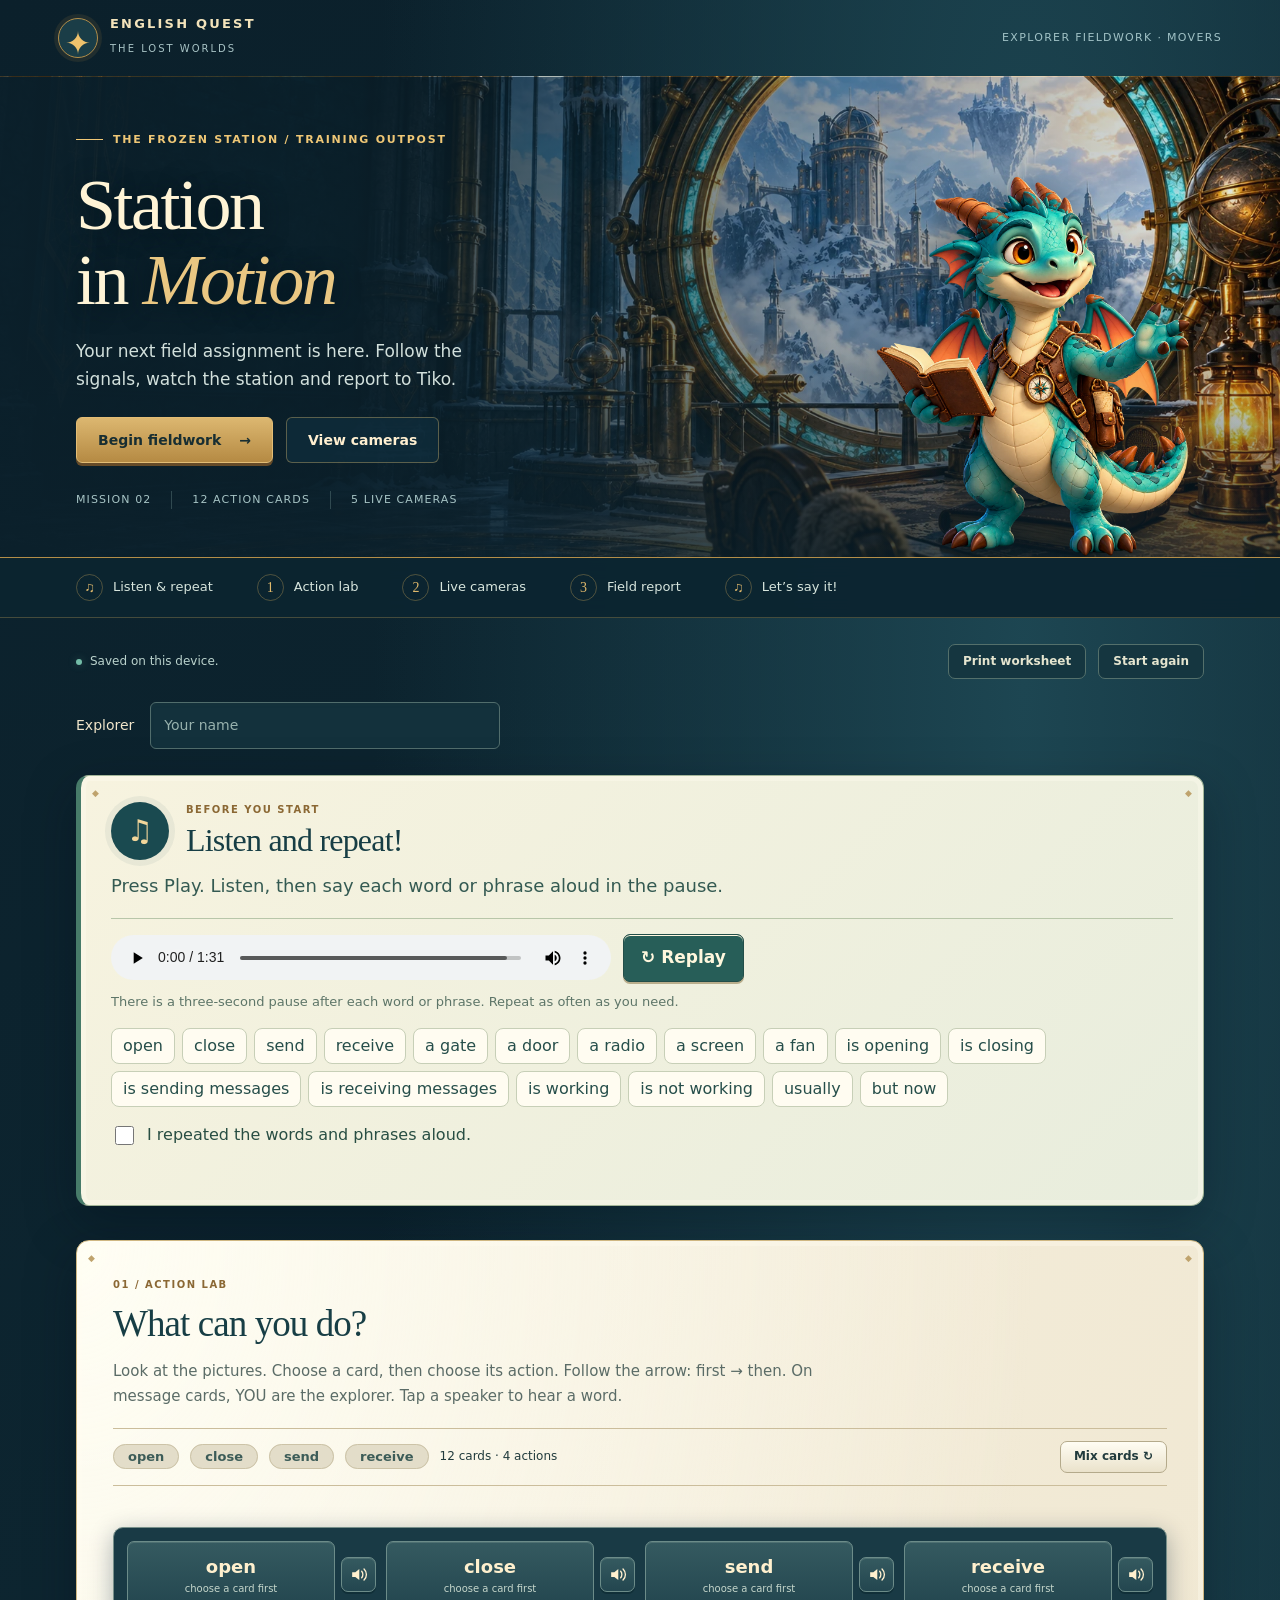
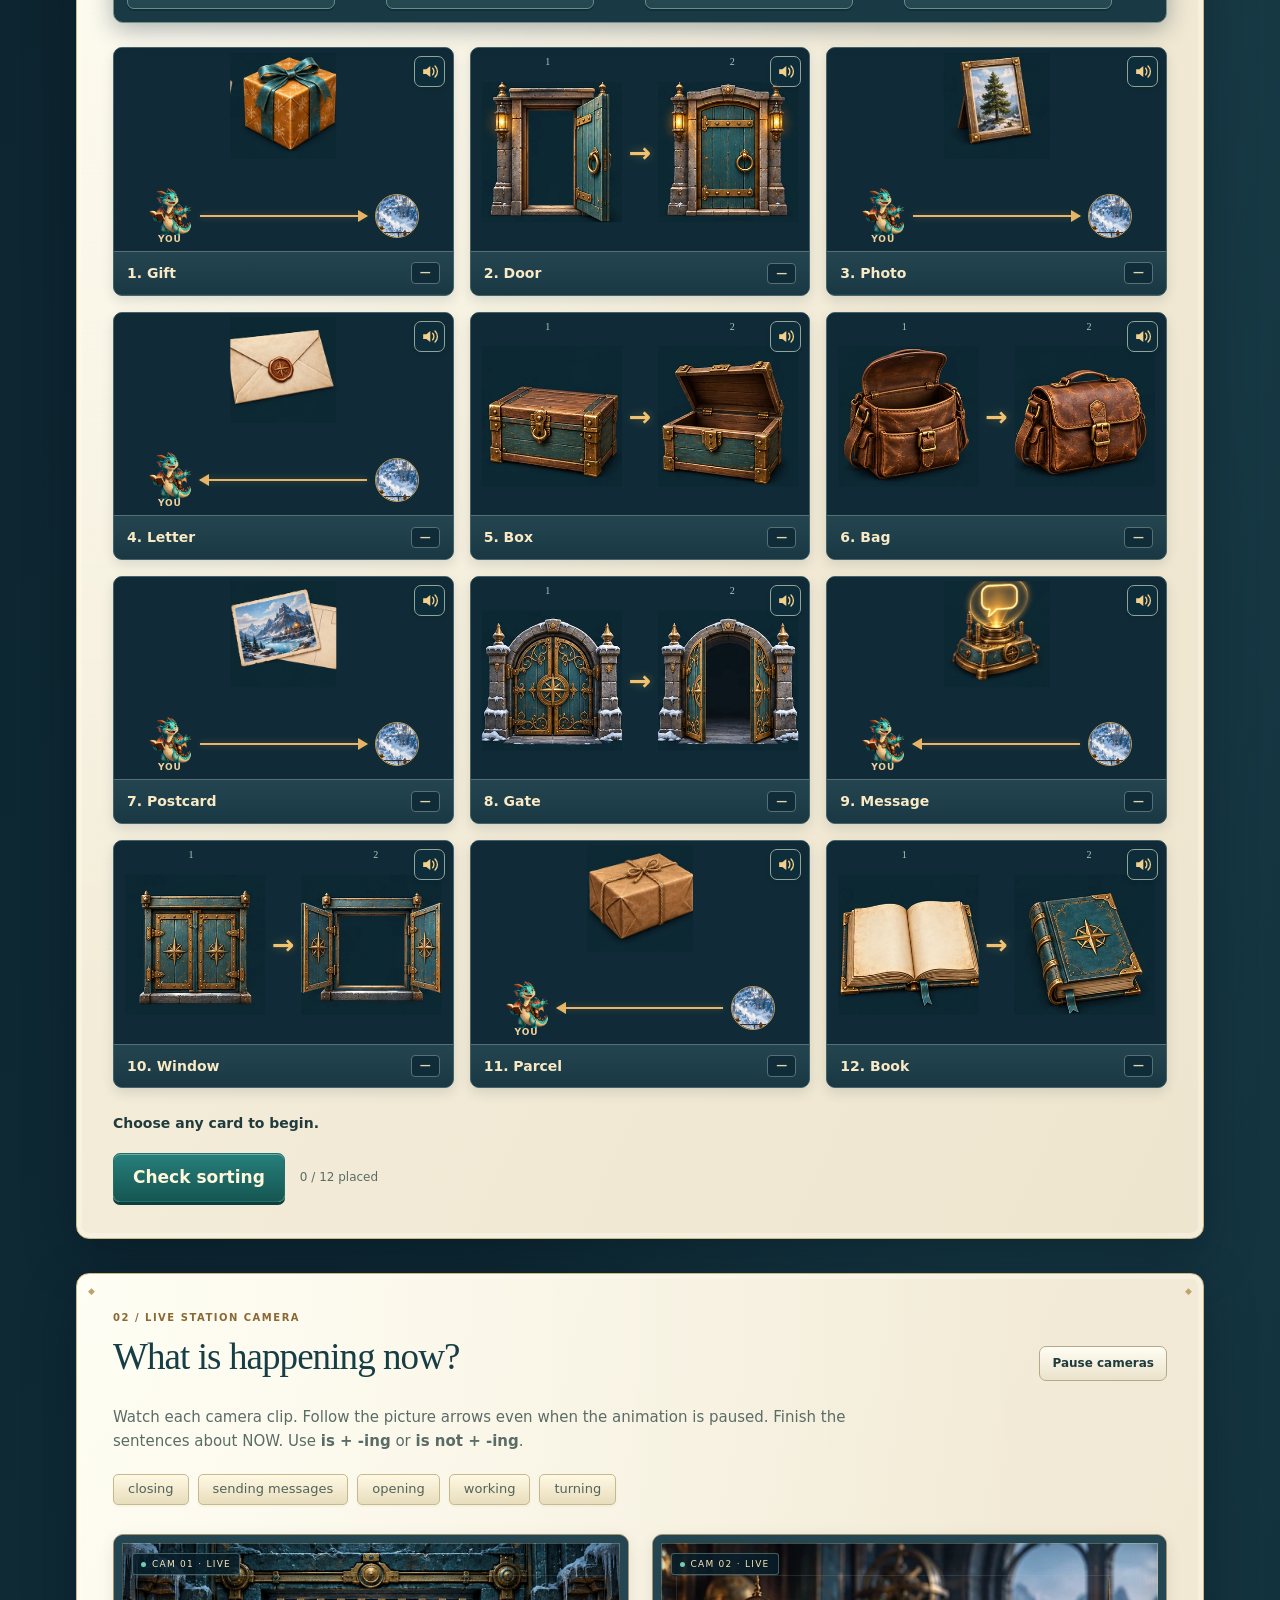
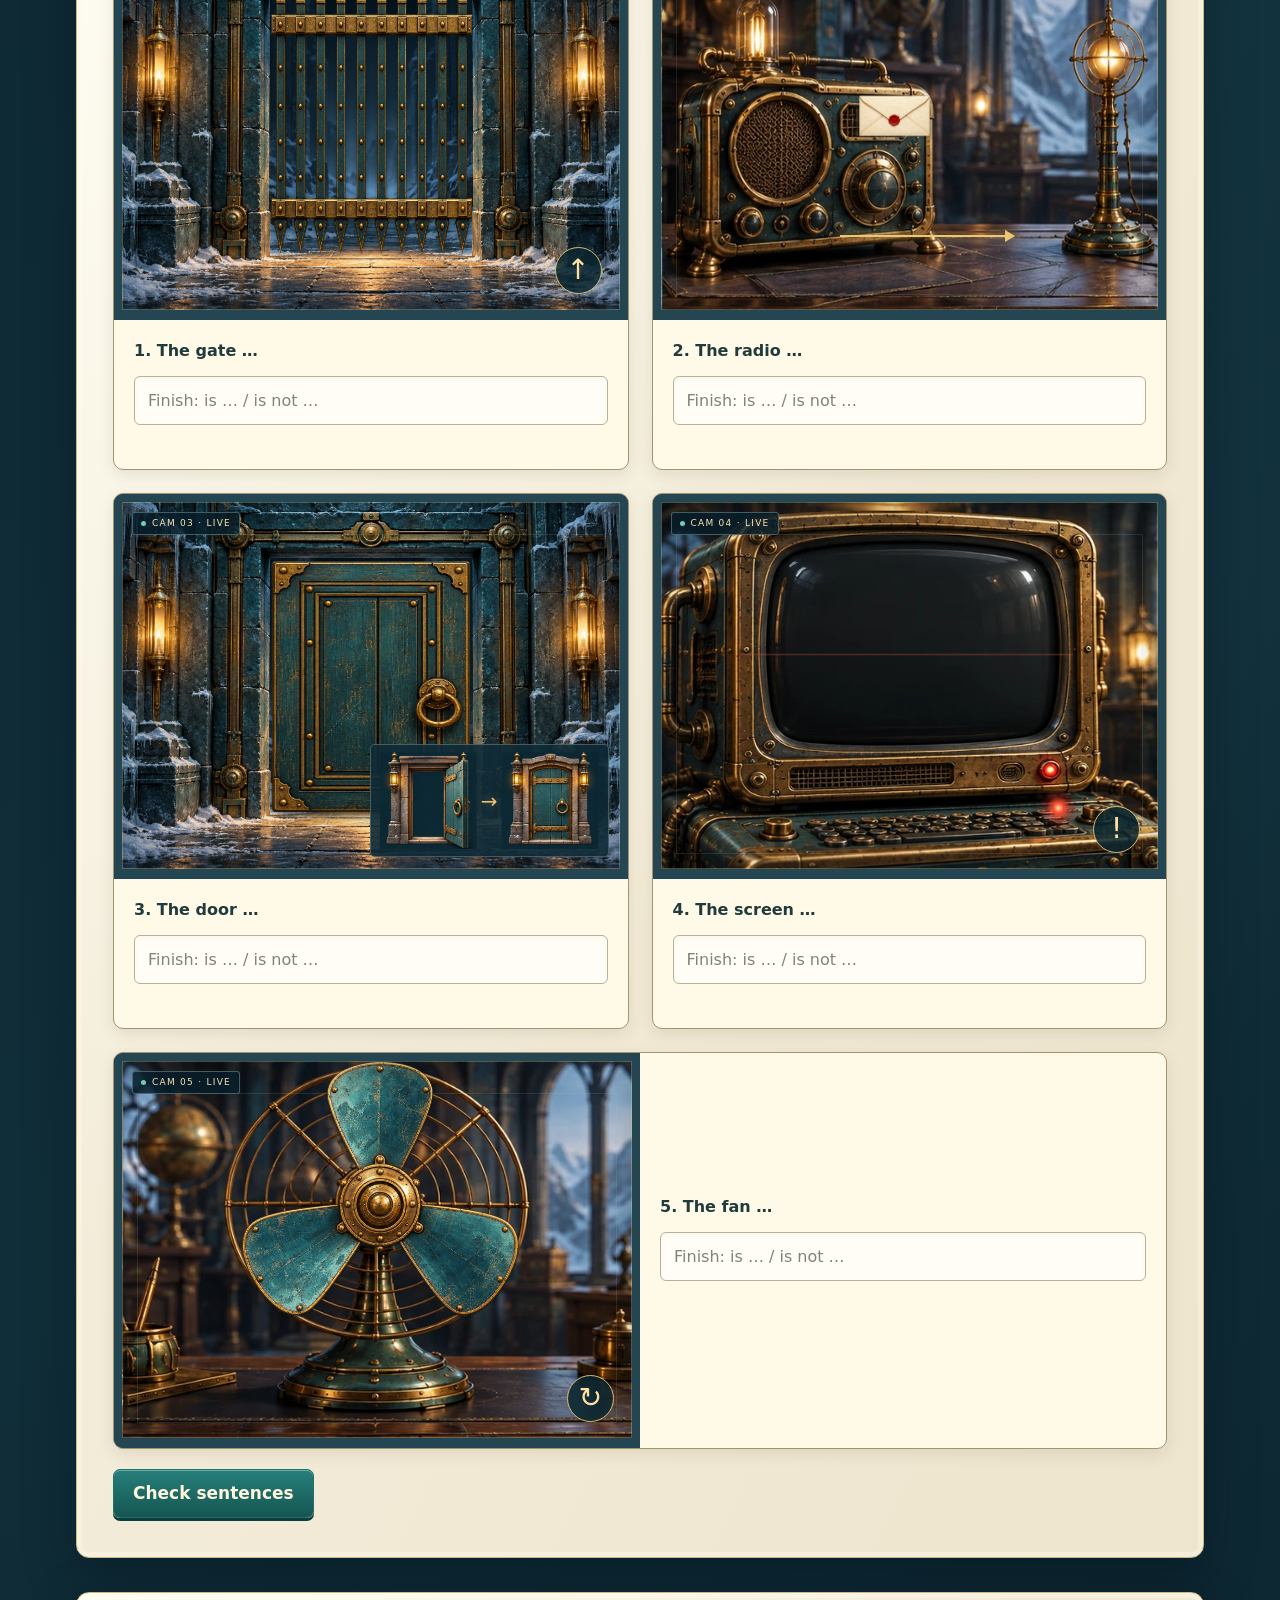
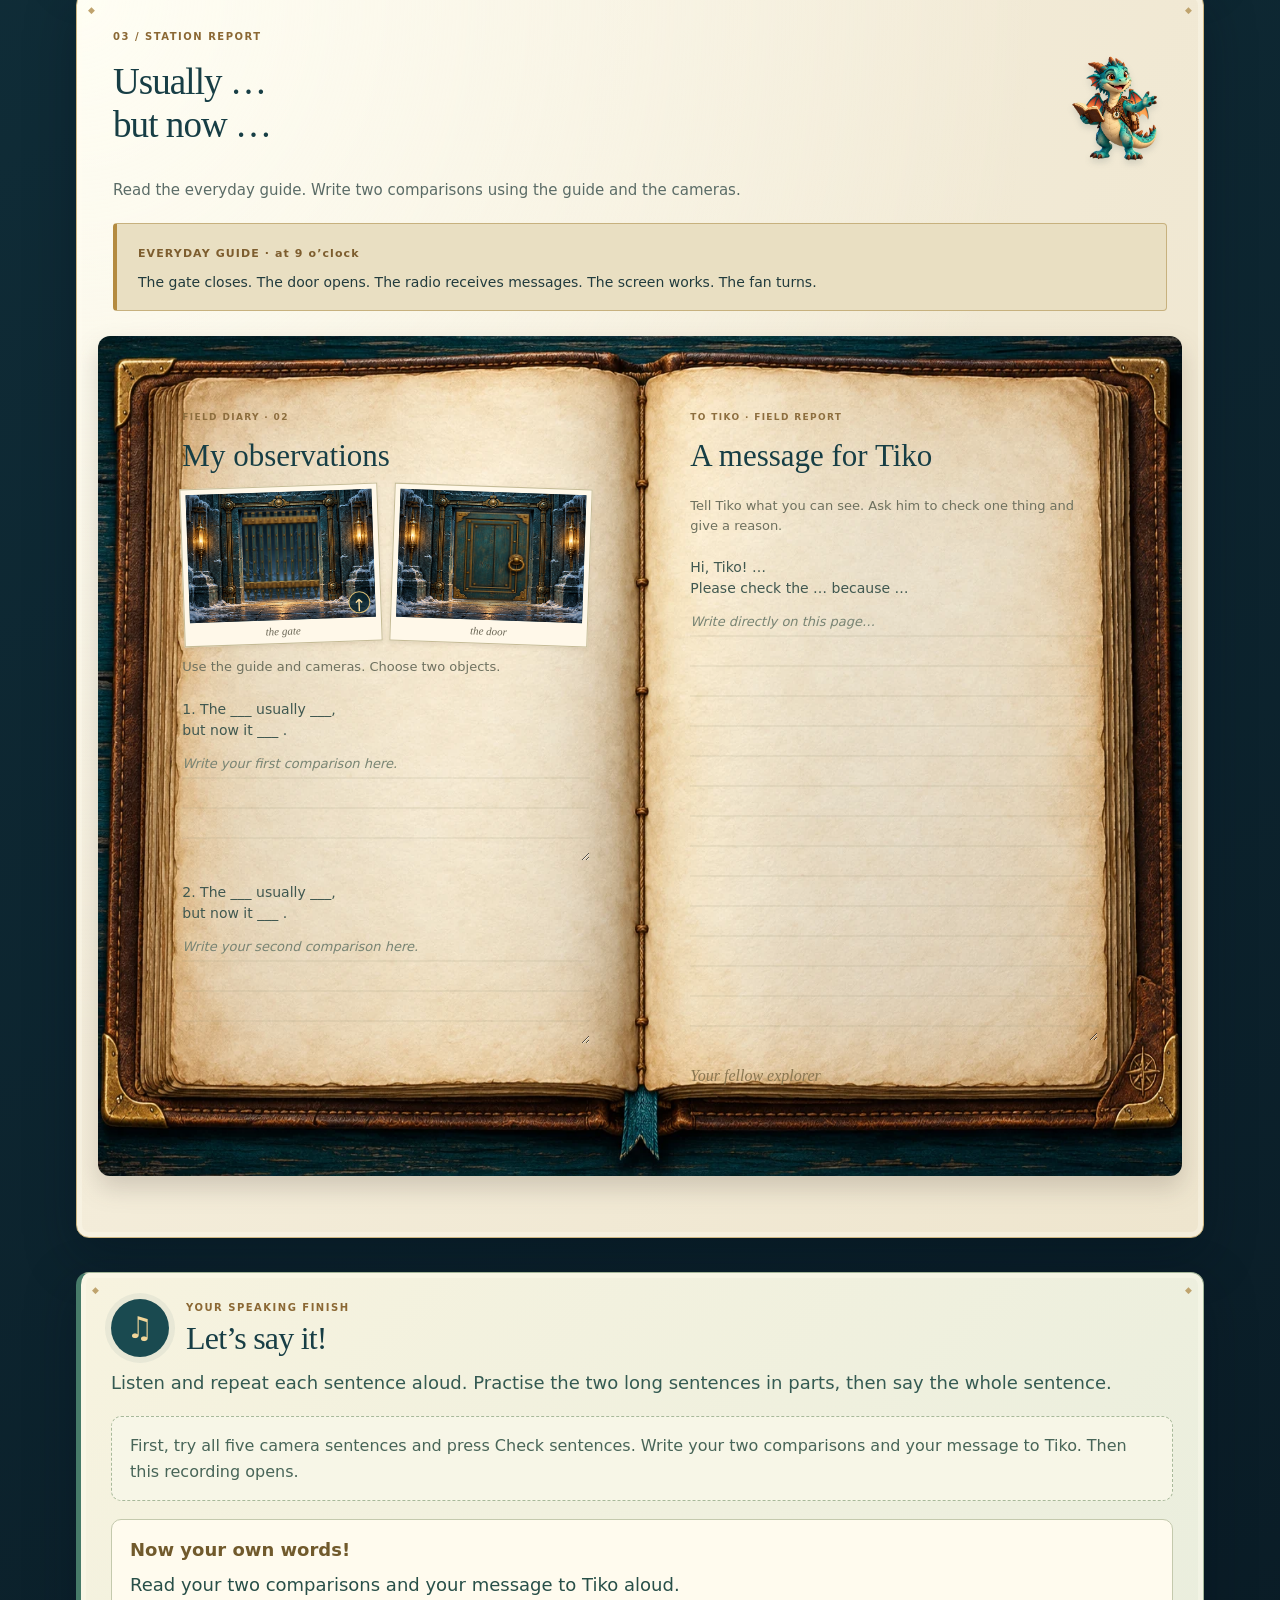
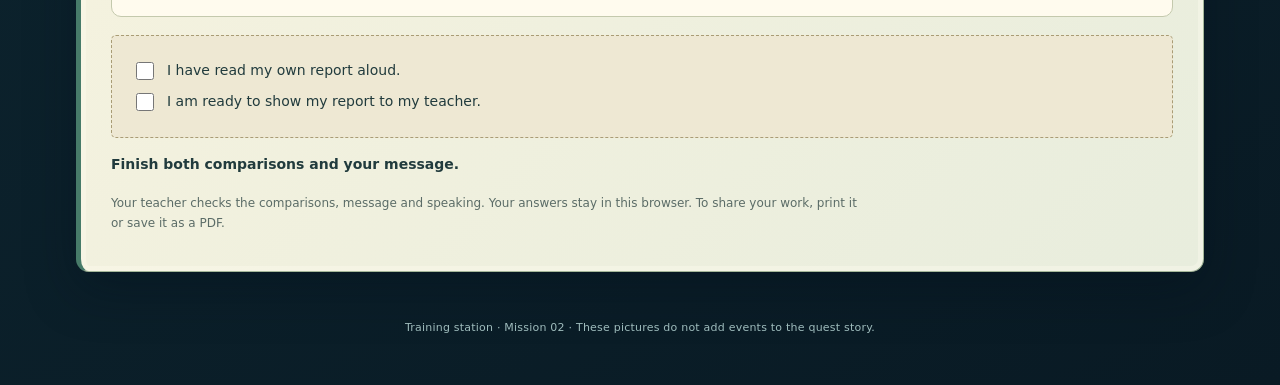
<file: index.html>
<!doctype html>
<html lang="en">
<head>
<meta charset="utf-8"><meta name="viewport" content="width=device-width,initial-scale=1">
<meta name="theme-color" content="#123e48">
<title>Mission 02 · Station in Motion</title>
<link rel="preload" as="image" href="assets/inventory-atlas.webp" fetchpriority="high">
<link rel="stylesheet" href="game.css?v=20261022-2">
<link rel="stylesheet" href="motion-journal.css?v=20261022-2">
<link rel="stylesheet" href="pronunciation.css?v=20261022-2">
<link rel="stylesheet" href="card-art.css?v=20261022-2">
<link rel="stylesheet" href="speaking.css?v=20261025-1">
</head>
<body>
<div class="masthead"><a href="#" class="brand"><span class="compass" aria-hidden="true">✦</span><span><strong>ENGLISH QUEST</strong><small>THE LOST WORLDS</small></span></a><span class="masthead-note">Explorer fieldwork · Movers</span></div>
<header class="hero"><div class="hero-inner"><div class="hero-copy"><div class="eyebrow">The Frozen Station / Training outpost</div><h1>Station<br>in <em>Motion</em></h1><p>Your next field assignment is here. Follow the signals, watch the station and report to Tiko.</p><div class="hero-buttons"><a class="hero-primary" href="#repeat-start">Begin fieldwork <span aria-hidden="true">→</span></a><a href="#part2">View cameras</a></div><div class="hero-meta"><span>Mission 02</span><span>12 action cards</span><span>5 live cameras</span></div></div><img class="tiko-hero" src="assets/tiko-field-guide.webp" alt="Tiko welcomes you with his field notebook" width="365" height="410"></div></header>
<nav class="quest-nav" aria-label="Your assignment"><div class="quest-nav-inner"><a href="#repeat-start"><b>♫</b> Listen & repeat</a><a href="#part1"><b>1</b> Action lab</a><a href="#part2"><b>2</b> Live cameras</a><a href="#part3"><b>3</b> Field report</a><a href="#repeat-final"><b>♫</b> Let’s say it!</a></div></nav>
<main>
<div class="toolbar"><span class="save" id="saveStatus" role="status">Answers save on this device.</span><button id="print">Print worksheet</button><button id="restart">Start again</button></div>
<div id="resetBox" class="reset-box" hidden><p>Start a new attempt? This will clear your answers on this device.</p><button id="cancelReset">Keep my work</button> <button id="confirmReset">Clear and start again</button></div>
<label class="name">Explorer <input id="name" autocomplete="given-name" placeholder="Your name" maxlength="70"></label>
<section id="repeat-start" class="repeat-block">
<div class="repeat-heading"><span class="repeat-emblem" aria-hidden="true">♫</span><div><div class="step">BEFORE YOU START</div><h2>Listen and repeat!</h2></div></div>
<p class="repeat-instruction">Press Play. Listen, then say each word or phrase aloud in the pause.</p>
<div class="repeat-player"><div class="repeat-controls"><audio id="repeat-start-audio" data-repeat-audio controls preload="metadata" src="assets/audio/listen-repeat-start.mp3" aria-label="Words and phrases: listen and repeat"></audio><button type="button" data-repeat-replay="repeat-start-audio">↻ Replay</button></div><p class="repeat-note">There is a three-second pause after each word or phrase. Repeat as often as you need.</p>
<div class="repeat-words" aria-label="Words and phrases to repeat"><span>open</span><span>close</span><span>send</span><span>receive</span><span>a gate</span><span>a door</span><span>a radio</span><span>a screen</span><span>a fan</span><span>is opening</span><span>is closing</span><span>is sending messages</span><span>is receiving messages</span><span>is working</span><span>is not working</span><span>usually</span><span>but now</span></div>
<label class="repeat-self-check"><input type="checkbox" data-repeat-check="warmupRepeated"> I repeated the words and phrases aloud.</label><p class="repeat-status" role="status" aria-live="polite"></p></div>
</section>
<section id="part1"><div class="step">01 / Action lab</div><h2>What can you do?</h2><p class="intro">Look at the pictures. Choose a card, then choose its action. Follow the arrow: first → then. On message cards, YOU are the explorer. Tap a speaker to hear a word.</p>
<div class="legend"><span><b>open</b></span><span><b>close</b></span><span><b>send</b></span><span><b>receive</b></span><span>12 cards · 4 actions</span><button id="mixCards" type="button">Mix cards ↻</button></div>

<div class="bins" aria-label="Choose an action"><button data-bin="open">open<small>choose a card first</small></button><button data-bin="close">close<small>choose a card first</small></button><button data-bin="send">send<small>choose a card first</small></button><button data-bin="receive">receive<small>choose a card first</small></button></div>
<div class="cards" id="cards"></div><p class="status" id="sortStatus" role="status" aria-live="polite">Choose any card to begin.</p><div class="actions"><button class="primary" id="checkSort">Check sorting</button><span class="progress" id="sortProgress"></span></div></section>
<section id="part2"><div class="step">02 / Live station camera</div><div class="camera"><h2>What is happening now?</h2><button id="pause" aria-pressed="false">Pause cameras</button></div>
<p class="intro">Watch each camera clip. Follow the picture arrows even when the animation is paused. Finish the sentences about NOW. Use <b>is + -ing</b> or <b>is not + -ing</b>.</p><div class="bank" id="bank"></div>
<div class="scenes" id="scenes"></div><div class="actions"><button class="primary" id="checkNow">Check sentences</button><span id="nowStatus" class="status" role="status" aria-live="polite"></span></div></section>
<section id="part3"><div class="step">03 / Station report</div><div class="report-heading"><h2>Usually …<br>but now …</h2><img src="assets/tiko-field-guide.webp" alt="Tiko with his notebook" width="105" height="112" loading="lazy"></div><p class="intro">Read the everyday guide. Write two comparisons using the guide and the cameras.</p>
<div class="routine"><b>EVERYDAY GUIDE · at 9 o’clock</b><p>The gate closes. The door opens. The radio receives messages. The screen works. The fan turns.</p></div>
<div class="writing journal-spread" aria-label="Your open field diary">
<div class="journal-page journal-left"><p class="journal-eyebrow">FIELD DIARY · 02</p><h3>My observations</h3><div class="journal-photos" aria-label="Look back at the cameras"><figure><div class="mini-camera" data-mini-camera="gate"></div><figcaption>the gate</figcaption></figure><figure><div class="mini-camera" data-mini-camera="door"></div><figcaption>the door</figcaption></figure></div><p class="journal-instruction">Use the guide and cameras. Choose two objects.</p><label for="compare1">1. The ___ usually ___,<br>but now it ___ .<textarea id="compare1" rows="3" placeholder="Write your first comparison here."></textarea></label><label for="compare2">2. The ___ usually ___,<br>but now it ___ .<textarea id="compare2" rows="3" placeholder="Write your second comparison here."></textarea></label></div>
<div class="journal-page journal-right"><p class="journal-eyebrow">TO TIKO · FIELD REPORT</p><h3>A message for Tiko</h3><p class="journal-instruction">Tell Tiko what you can see. Ask him to check one thing and give a reason.</p><label for="message">Hi, Tiko! …<br>Please check the … because …<textarea id="message" rows="11" placeholder="Write directly on this page…"></textarea></label><span class="journal-signoff">Your fellow explorer</span></div></div>
</section>
<section id="repeat-final" class="repeat-block repeat-final" data-unlocked="false">
<div class="repeat-heading"><span class="repeat-emblem" aria-hidden="true">♫</span><div><div class="step">YOUR SPEAKING FINISH</div><h2>Let’s say it!</h2></div></div>
<p class="repeat-instruction">Listen and repeat each sentence aloud. Practise the two long sentences in parts, then say the whole sentence.</p>
<p class="repeat-lock">First, try all five camera sentences and press Check sentences. Write your two comparisons and your message to Tiko. Then this recording opens.</p>
<div data-repeat-player hidden>
<div class="repeat-controls"><audio id="repeat-final-audio" data-repeat-audio controls preload="metadata" data-src="assets/audio/listen-repeat-final.mp3" aria-label="A message to Tiko: listen and repeat"></audio><button type="button" data-repeat-replay="repeat-final-audio">↻ Replay</button></div><p class="repeat-note">Use each pause to speak. Longer sentences have longer pauses.</p>
<details class="repeat-transcript"><summary>Words for the recording</summary><ol><li>Hi, Tiko!</li><li>I am at the station.</li><li>The gate is opening.</li><li>The radio is sending messages.</li><li>The door is closing.</li><li>The screen is not working.</li><li>The fan is turning.</li><li>The gate usually closes, but now it is opening.</li><li>The radio usually receives messages, but now it is sending messages.</li><li>Please check the screen because it is not working.</li><li>Thank you, Tiko!</li></ol></details>
<label class="repeat-self-check"><input type="checkbox" data-repeat-check="finalRepeated"> I repeated the recording aloud.</label><p class="repeat-status" role="status" aria-live="polite"></p>
</div>
<div class="repeat-own-work"><strong>Now your own words!</strong>Read your two comparisons and your message to Tiko aloud.</div>
<div class="checklist"><label><input type="checkbox" id="readAloud"> I have read my own report aloud.</label><label><input type="checkbox" id="ready"> I am ready to show my report to my teacher.</label></div><p id="reportStatus" class="status" role="status"></p><p class="notice">Your teacher checks the comparisons, message and speaking. Your answers stay in this browser. To share your work, print it or save it as a PDF.</p>
</section>
<footer>Training station · Mission 02 · These pictures do not add events to the quest story.</footer>
</main>
<script>
'use strict';
const KEY='english-quest-homework02-v1';
const $=s=>document.querySelector(s);
const shuffle=a=>{const b=[...a];for(let i=b.length-1;i>0;i--){const j=Math.floor(Math.random()*(i+1));[b[i],b[j]]=[b[j],b[i]]}return b};
const items=[['window','open'],['box','open'],['gate','open'],['bag','close'],['book','close'],['door','close'],['postcard','send'],['gift','send'],['photo','send'],['letter','receive'],['parcel','receive'],['message','receive']].map(([id,action])=>({id,action}));
function mixOrder(previous=[]){const action=id=>items.find(x=>x.id===id).action;for(let attempt=0;attempt<3000;attempt++){const next=shuffle(items.map(x=>x.id));if(next.every((id,i)=>!i||action(id)!==action(next[i-1]))&&next.some((id,i)=>id!==previous[i]))return next}const buckets=shuffle(['open','close','send','receive']).map(a=>shuffle(items.filter(x=>x.action===a).map(x=>x.id)));return Array.from({length:3},(_,i)=>buckets.map(b=>b[i])).flat()}
const freshBank=['opening','closing','sending messages','working','turning'];
const fresh=()=>({order:mixOrder(),orderEdition:3,bank:shuffle(freshBank),sort:{},checkedSort:false,now:['','','','',''],checkedNow:false,name:'',compare1:'',compare2:'',message:'',readAloud:false,ready:false});
let state=fresh(),stored=false,storageOK=true,orderMigrated=false;
try{const raw=localStorage.getItem(KEY);if(raw){const s=JSON.parse(raw);if(s&&Array.isArray(s.order)&&s.order.length===12&&new Set(s.order).size===12&&s.order.every(id=>items.some(x=>x.id===id))){state={...fresh(),...s};state.sort=s.sort&&typeof s.sort==='object'?s.sort:{};state.now=Array.from({length:5},(_,i)=>typeof s.now?.[i]==='string'?s.now[i]:'');state.bank=Array.isArray(s.bank)&&s.bank.length===5&&new Set(s.bank).size===5&&s.bank.every(x=>freshBank.includes(x))?s.bank:fresh().bank;stored=true}}}catch(e){storageOK=false}
function save(){try{localStorage.setItem(KEY,JSON.stringify(state));storageOK=true;$('#saveStatus').textContent='Saved on this device.'}catch(e){storageOK=false;$('#saveStatus').textContent='Saving is unavailable. Print or save a PDF before closing.'}reportStatus();document.dispatchEvent(new Event('homework02-saved'))}
if(stored){const rawOrder=JSON.parse(localStorage.getItem(KEY));if(rawOrder.orderEdition!==3){state.order=mixOrder(state.order);state.orderEdition=3;orderMigrated=true}}
const spriteMap={window:[0,1],box:[2,3],gate:[4,5],bag:[6,7],book:[8,9],door:[10,11],postcard:[12],gift:[13],photo:[14],letter:[15],parcel:[16],message:[17]};
function sprite(n,extra=''){return `<span class="sprite ${extra}" style="--sx:${n%6};--sy:${Math.floor(n/6)}" aria-hidden="true"><img class="atlas-image" src="assets/inventory-atlas.webp" width="1774" height="887" alt="" decoding="async"></span>`}
function cardArt(item){const cells=spriteMap[item.id];if(cells.length===2)return `<span class="art" role="img" aria-label="${item.id}: first state followed by second state"><span class="state-number one">1</span><span class="state-number two">2</span><span class="pair">${sprite(cells[0])}<span class="art-arrow" aria-hidden="true">→</span>${sprite(cells[1])}</span></span>`;
return `<span class="art transmission ${item.action==='receive'?'incoming':''}" role="img" aria-label="${item.id}: follow the arrow relative to YOU">${sprite(cells[0])}<span class="route"><span class="you-token"><img src="assets/tiko-field-guide.webp" alt="" width="44" height="47"><small>YOU</small></span><span class="route-arrow" aria-hidden="true"></span><span class="station-token" aria-hidden="true"><img src="assets/observatory.webp" alt="" width="44" height="44" decoding="async"></span></span></span>`}
let selected=null;
function renderCards(){const container=$('#cards');container.replaceChildren();state.order.forEach((id,i)=>{const item=items.find(x=>x.id===id),button=document.createElement('button');button.className='card';button.dataset.id=id;button.type='button';button.setAttribute('aria-pressed',String(selected===id));button.setAttribute('aria-label',`Card ${i+1}: ${id}. ${state.sort[id]?'Your choice: '+state.sort[id]: 'Choose an action.'}`);button.innerHTML=cardArt(item);const caption=document.createElement('span');caption.className='caption';const name=document.createElement('strong');name.textContent=`${i+1}. ${id}`;const tag=document.createElement('span');tag.className='tag';tag.textContent=state.sort[id]||'—';caption.append(name,tag);button.append(caption);const line=document.createElement('span');line.className='printline';line.textContent='Action: ______________';button.append(line);if(state.checkedSort&&state.sort[id]){button.dataset.result=state.sort[id]===item.action?'correct':'wrong';tag.textContent+=(state.sort[id]===item.action?' ✓':' · try again')}button.onclick=()=>{selected=id;container.querySelectorAll('.card').forEach(b=>b.setAttribute('aria-pressed',String(b.dataset.id===id)));$('#sortStatus').textContent=`Card ${i+1}: ${id}. Choose its action below.`};container.append(button)});updateSortProgress()}
function updateSortProgress(){const assigned=items.filter(x=>state.sort[x.id]).length,correct=items.filter(x=>state.sort[x.id]===x.action).length;$('#sortProgress').textContent=state.checkedSort?`${correct} / 12 correct · ${assigned} / 12 placed`:`${assigned} / 12 placed`;if(state.checkedSort&&correct===12)$('#sortStatus').textContent='Sorting complete! All 12 actions are correct.';document.dispatchEvent(new Event('cards-rendered'))}
document.querySelectorAll('[data-bin]').forEach(b=>b.onclick=()=>{if(!selected){$('#sortStatus').textContent='Choose a picture card first.';return}const id=selected;state.sort[id]=b.dataset.bin;state.checkedSort=false;save();renderCards();$('#sortStatus').textContent=`${id}: ${b.dataset.bin}. You can change your choice.`;selected=null;document.querySelectorAll('.card').forEach(c=>c.setAttribute('aria-pressed','false'))});
$('#checkSort').onclick=()=>{state.checkedSort=true;save();renderCards();if(items.some(x=>state.sort[x.id]!==x.action))$('#sortStatus').textContent='Look at the arrows. Change the marked cards, then check again.'};
$('#mixCards').onclick=()=>{state.order=mixOrder(state.order);selected=null;save();renderCards();$('#sortStatus').textContent='Cards mixed. Your answers are kept.'};
const sceneData=[{id:'gate',noun:'gate',answer:['is opening'],hint:'Look at the upward arrow. The gate is moving up.'},{id:'radio',noun:'radio',answer:['is sending messages','is sending a message','is sending'],hint:'Follow the arrow from the radio towards the other station.'},{id:'door',noun:'door',answer:['is closing'],hint:'Follow the arrow from the narrow door to the full door.'},{id:'screen',noun:'screen',answer:['is not working',"isn't working"],hint:'The screen is blank. The red fault light is on.'},{id:'fan',noun:'fan',answer:['is turning','is spinning'],hint:'Follow the round arrow around the moving blades.'}];
function sceneArt(id){const position={gate:[0,0],radio:[1,0],door:[2,0],screen:[0,1],fan:[1,1]},[cx,cy]=position[id];
let overlay='';
if(id==='gate')overlay='<div class="gate-track"><div class="moving-portcullis"><svg viewBox="9 5.5 103 87.5" preserveAspectRatio="none" aria-hidden="true"><image href="assets/motion-layers.webp" width="200" height="100" preserveAspectRatio="none"/></svg></div></div><span class="camera-arrow" aria-hidden="true">↑</span>';
if(id==='door')overlay=`<div class="door-stage"><div class="moving-door-leaf"><svg viewBox="133 6.5 55 86" preserveAspectRatio="none" aria-hidden="true"><image href="assets/motion-layers.webp" width="200" height="100" preserveAspectRatio="none"/></svg></div></div><span class="door-sequence" aria-hidden="true">${sprite(10)}<span class="art-arrow">→</span>${sprite(11)}</span>`;
if(id==='radio')overlay='<span class="live-envelope"><img src="assets/letter-envelope.webp" alt="" width="240" height="160"></span><span class="signal-track" aria-hidden="true"></span>';
if(id==='fan')overlay='<img class="fan-rotor" src="assets/fan-rotor.webp" alt="" width="1024" height="1024"><span class="camera-arrow" aria-hidden="true">↻</span>';
if(id==='screen')overlay='<span class="screen-fault-light" aria-hidden="true"></span><span class="screen-attempt" aria-hidden="true"></span><span class="camera-arrow" aria-hidden="true">!</span>';
return `<div class="camera-view camera-${id}" role="img" aria-label="Camera: ${id}"><div class="scene-painting" style="--cx:${cx};--cy:${cy};--row-size:${cy?186.4:216}%"></div><span class="camera-id">CAM 0${sceneData.findIndex(x=>x.id===id)+1} · LIVE</span><span class="camera-corners"></span>${overlay}</div>`}
function renderScenes(){const el=$('#scenes');el.replaceChildren();sceneData.forEach((s,i)=>{const card=document.createElement('article');card.className='scene motion';card.innerHTML=sceneArt(s.id);const body=document.createElement('div');body.className='scene-body';const label=document.createElement('label');label.htmlFor='now'+i;label.textContent=`${i+1}. The ${s.noun} …`;const input=document.createElement('input');input.id='now'+i;input.value=state.now[i];input.placeholder='Finish: is … / is not …';input.autocomplete='off';input.spellcheck=false;input.setAttribute('aria-describedby','feedback'+i);input.oninput=()=>{state.now[i]=input.value;state.checkedNow=false;document.querySelectorAll('.scene').forEach(x=>x.classList.remove('correct','wrong'));document.querySelectorAll('.feedback').forEach(x=>x.textContent='');$('#nowStatus').textContent='';save()};const feedback=document.createElement('div');feedback.id='feedback'+i;feedback.className='feedback';body.append(label,input,feedback);card.append(body);el.append(card)});if(state.checkedNow)gradeNow()}
function normalize(t){return t.toLowerCase().trim().replace(/[’]/g,"'").replace(/[.!?]+$/,'').replace(/\s+/g,' ').trim()}
function gradeNow(){let count=0;document.querySelectorAll('.scene').forEach((card,i)=>{const s=sceneData[i],text=normalize(state.now[i]).replace(new RegExp('^the '+s.noun+' '),'');const ok=s.answer.includes(text);count+=Number(ok);card.classList.toggle('correct',ok);card.classList.toggle('wrong',!ok);$('#feedback'+i).textContent=ok?'✓ Correct.':!state.now[i].trim()?'Watch the camera and finish the sentence.':'Try again. '+s.hint});$('#nowStatus').textContent=count===5?'All 5 sentences complete!':`${count} / 5 correct. You can edit and check again.`}
$('#checkNow').onclick=()=>{state.checkedNow=true;gradeNow();save()};
$('#pause').onclick=()=>{const paused=$('#pause').getAttribute('aria-pressed')!=='true';$('#pause').setAttribute('aria-pressed',String(paused));$('#pause').textContent=paused?'Play cameras':'Pause cameras';$('#scenes').classList.toggle('paused',paused);document.body.classList.toggle('cameras-paused',paused)};
function reportStatus(){const filled=['compare1','compare2','message'].every(k=>String(state[k]).trim());$('#reportStatus').textContent=filled&&state.readAloud&&state.ready?'Report ready for your teacher.':filled?'Report written. Read it aloud, then tick the boxes.':'Finish both comparisons and your message.'}
function init(){selected=null;renderCards();renderScenes();$('#bank').replaceChildren(...state.bank.map(w=>{const el=document.createElement('span');el.textContent=w;return el}));['name','compare1','compare2','message'].forEach(id=>{$('#'+id).value=state[id];$('#'+id).oninput=()=>{state[id]=$('#'+id).value;save()}});['readAloud','ready'].forEach(id=>{$('#'+id).checked=!!state[id];$('#'+id).onchange=()=>{state[id]=$('#'+id).checked;save()}});reportStatus()}
$('#restart').onclick=()=>{$('#resetBox').hidden=false;$('#cancelReset').focus()};$('#cancelReset').onclick=()=>{$('#resetBox').hidden=true;$('#restart').focus()};$('#confirmReset').onclick=()=>{state=fresh();$('#resetBox').hidden=true;$('#sortStatus').textContent='New attempt. Choose any card to begin.';$('#nowStatus').textContent='';save();init();$('#restart').focus()};$('#print').onclick=()=>window.print();
document.querySelectorAll('[data-mini-camera]').forEach(el=>el.innerHTML=sceneArt(el.dataset.miniCamera));
init();if(!stored||orderMigrated)save();if(stored&&storageOK)$('#saveStatus').textContent='Your saved answers have been restored.';else if(!storageOK)$('#saveStatus').textContent='Saving is unavailable. Print or save a PDF before closing.';
</script>
<script src="card-art.js?v=20261022-2"></script>
<script src="pronunciation.js?v=20261025-1"></script>
<script src="speaking.js?v=20261025-1"></script>
</body></html>
</file>
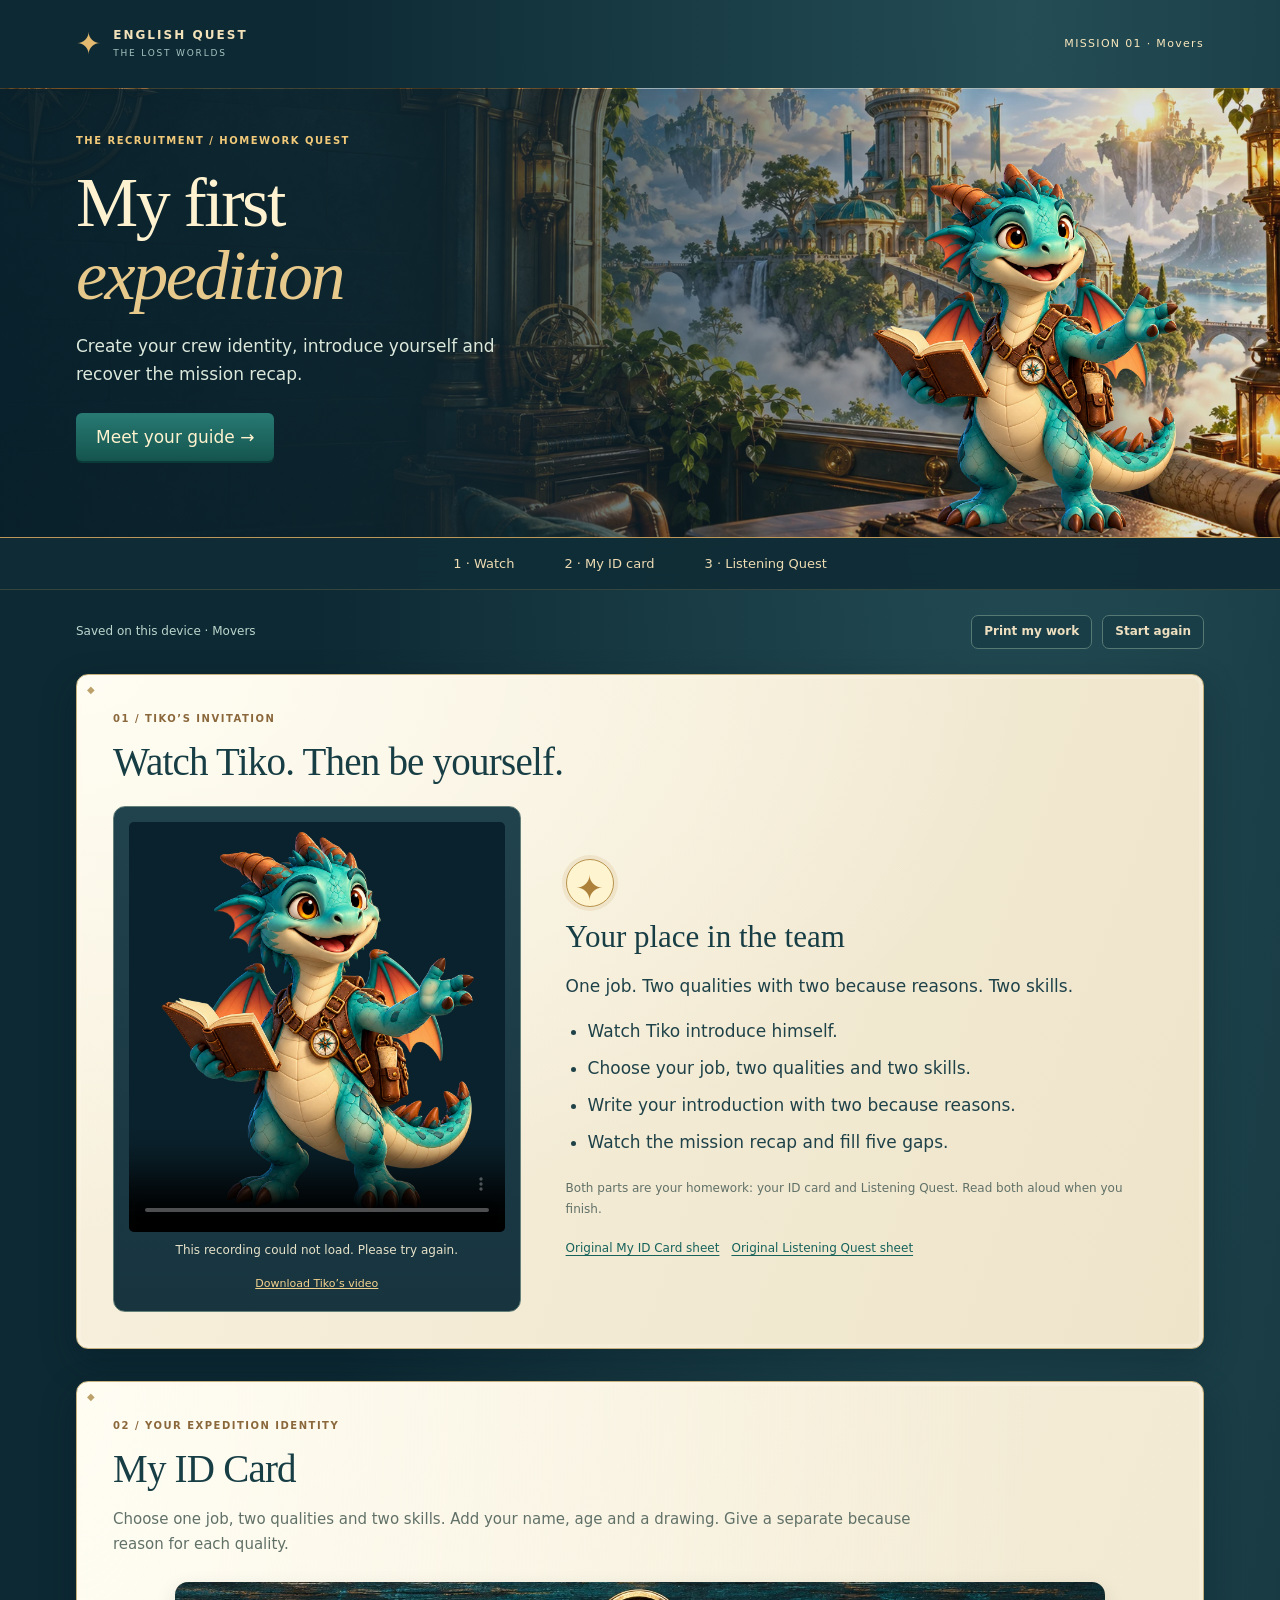
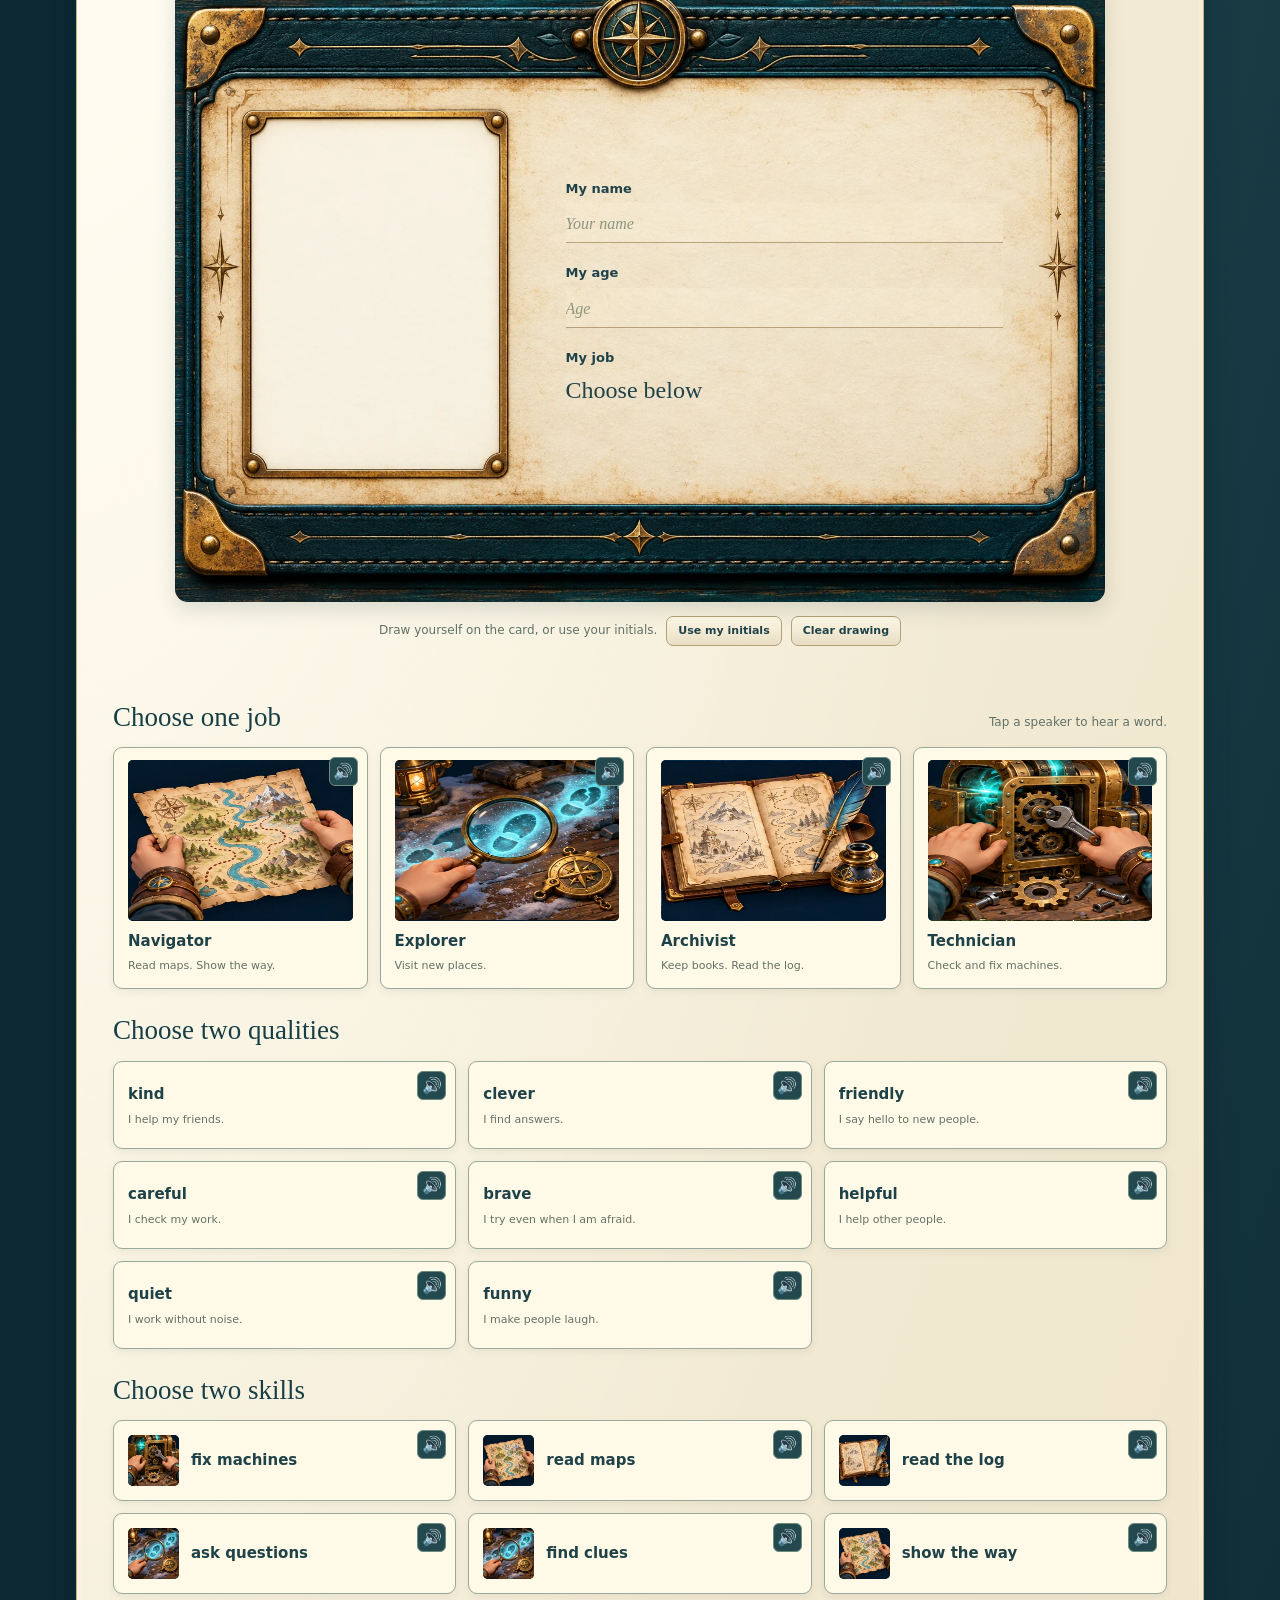
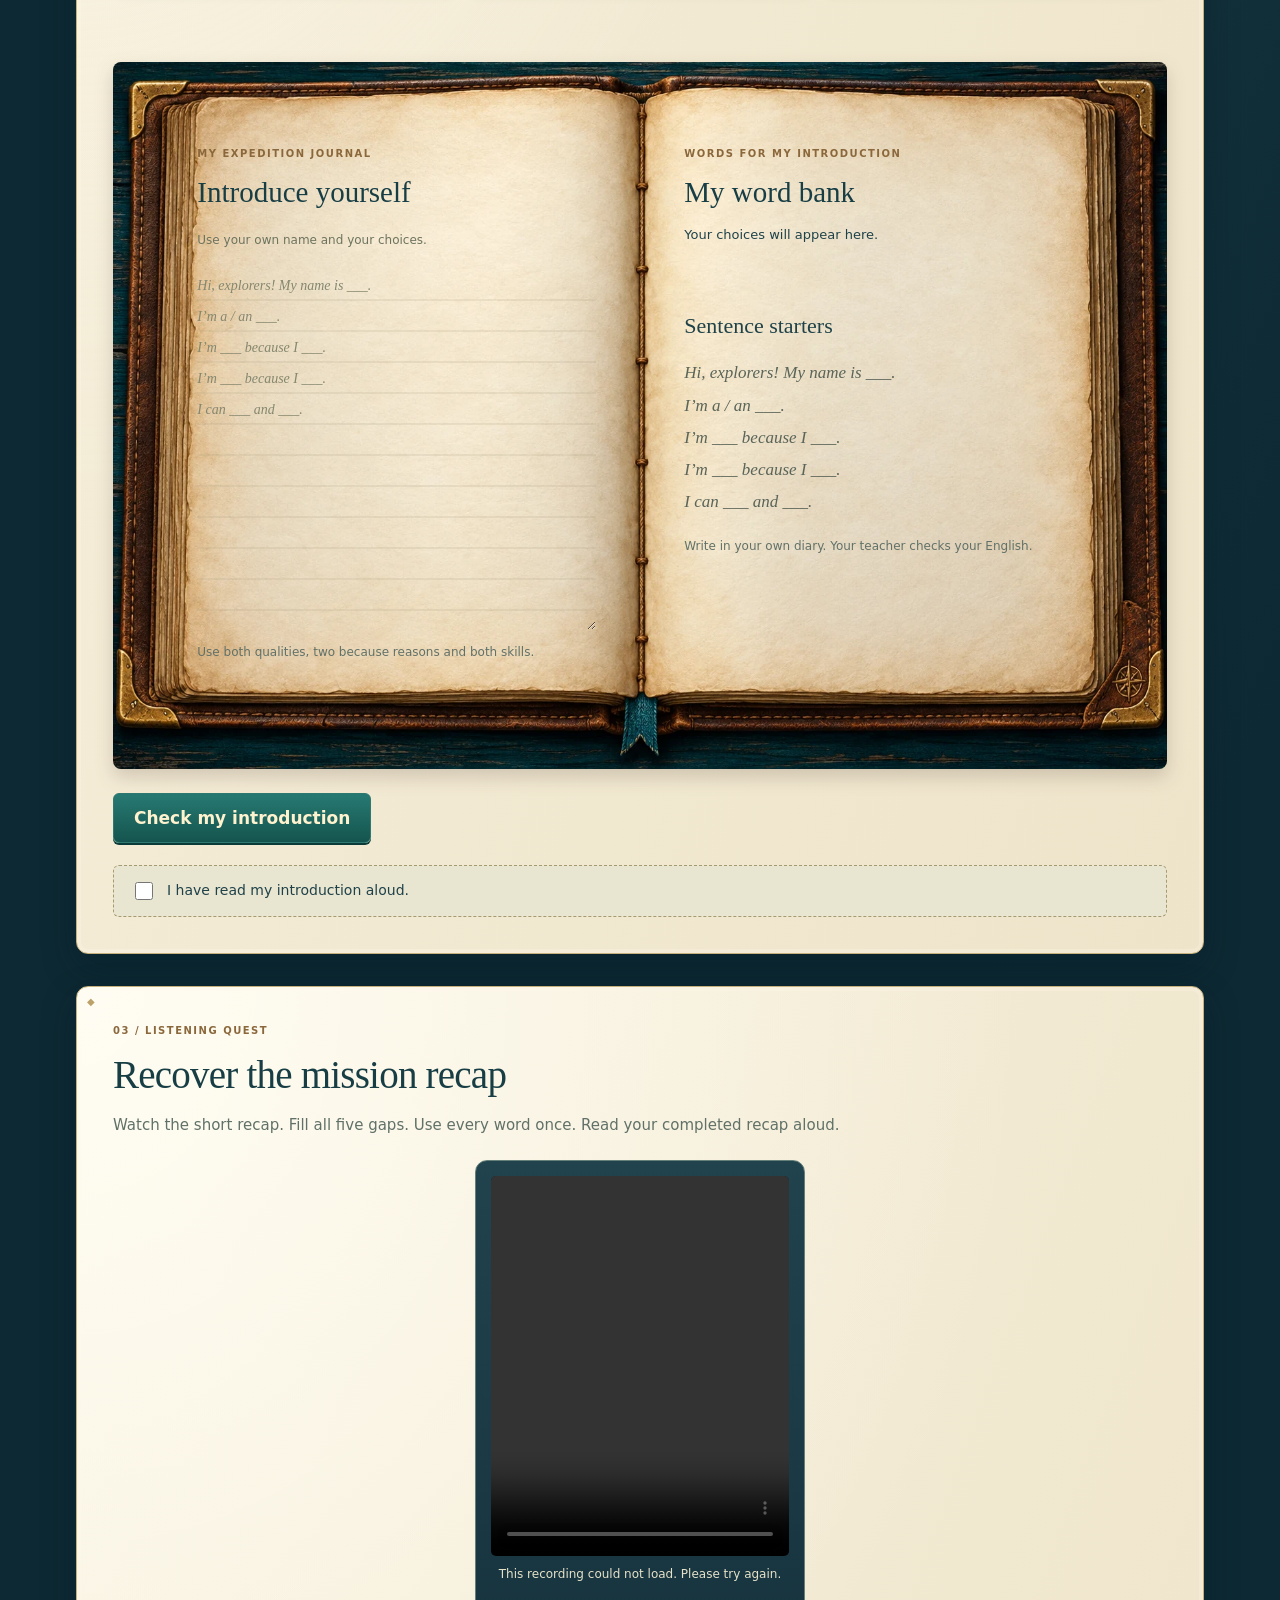
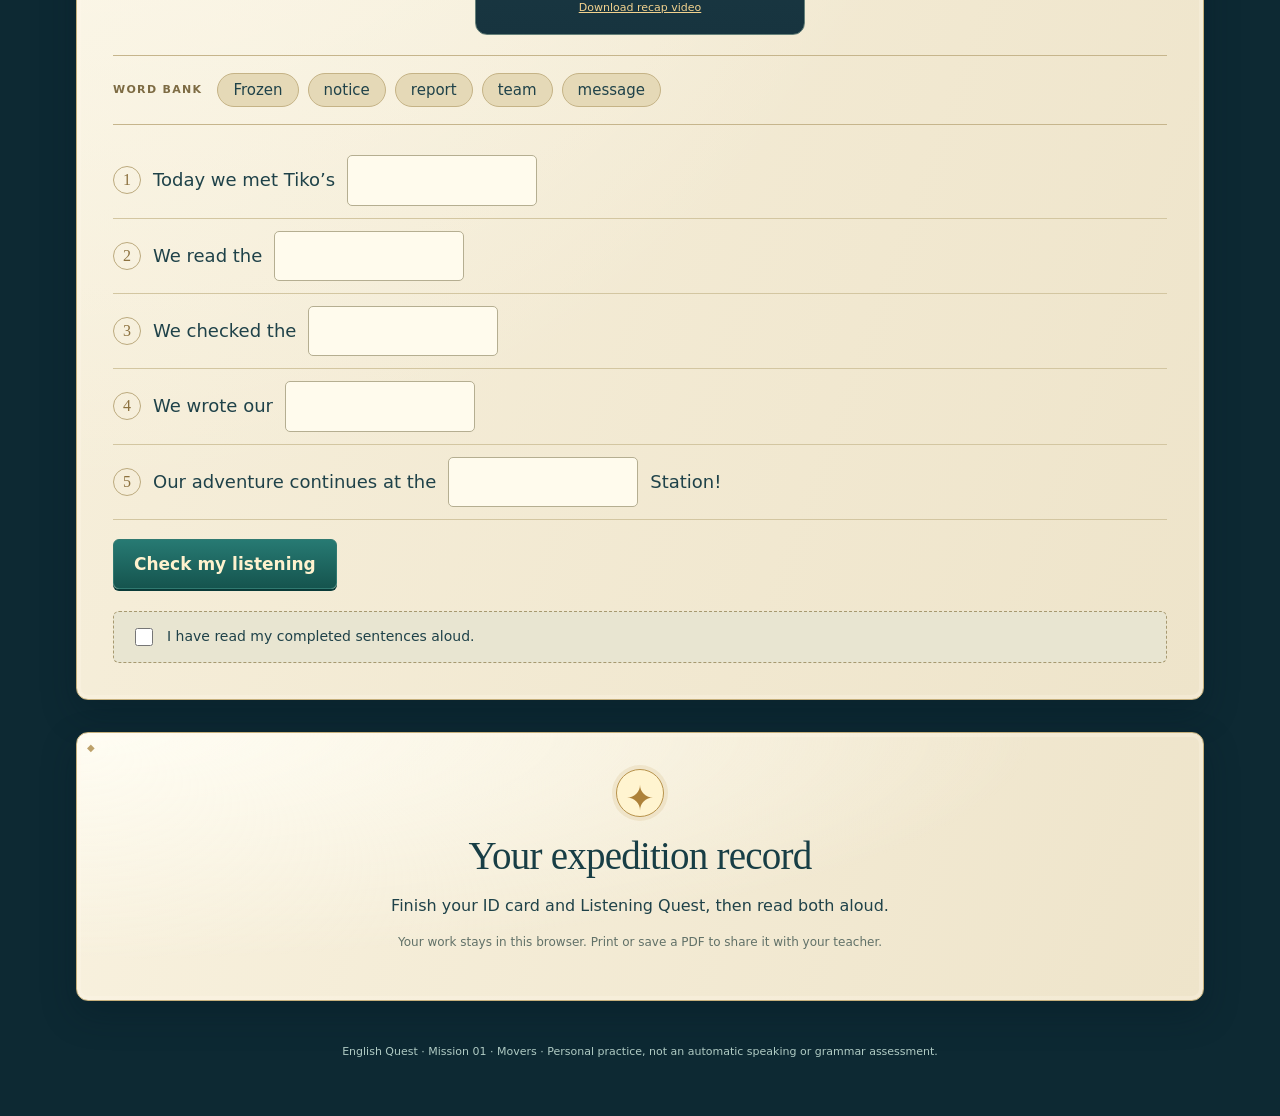
<file: mission-01/index.html>
<!doctype html>
<html lang="en"><head><meta charset="utf-8"><meta name="viewport" content="width=device-width,initial-scale=1"><meta name="theme-color" content="#123e48"><title>Mission 01 · Movers Homework</title><link rel="stylesheet" href="homework.css?v=20261022-1"><link rel="preload" as="image" href="assets/id-card.webp"></head>
<body data-level="movers" data-base="."><header><div class="mast"><a class="brand" href="#">✦ <span>ENGLISH QUEST<small>THE LOST WORLDS</small></span></a><span class="level-label">MISSION 01 · Movers</span></div><div class="hero"><div class="hero-copy"><p class="eyebrow">The Recruitment / Homework quest</p><h1>My first<br><em>expedition</em></h1><p id="heroInstruction"></p><a class="primary hero-start" href="#watch">Meet your guide →</a></div><img class="hero-tiko" src="assets/tiko-field-guide.webp" alt="Tiko welcomes you with his notebook" width="320" height="400"></div></header>
<nav aria-label="Your homework"><a href="#watch">1 · Watch</a><a href="#identity">2 · My ID card</a><a href="#listening">3 · Listening Quest</a></nav><main>
<div class="toolbar"><span id="saveStatus" role="status">Your work saves on this device.</span><button id="print" type="button">Print my work</button><button id="restart" type="button">Start again</button></div><div class="reset-box" id="resetBox" hidden><p>Start a new Movers attempt? This will clear this version’s answers and drawing on this device.</p><button id="cancelReset">Keep my work</button><button id="confirmReset">Clear and start again</button></div>
<section id="watch"><p class="eyebrow dark">01 / Tiko’s invitation</p><h2>Watch Tiko. Then be yourself.</h2><div class="watch-grid"><div class="video-shell"><video id="tikoVideo" controls playsinline preload="metadata" poster="assets/tiko-field-guide.webp" src="assets/tiko-introduction.mp4" aria-label="Tiko introduces himself"></video><p id="tikoStatus" role="status">Watch the short video. You can replay it.</p><a href="assets/tiko-introduction.mp4" download>Download Tiko’s video</a></div><div class="welcome-note"><span class="seal">✦</span><h3>Your place in the team</h3><p id="taskSummary"></p><ul id="taskList"></ul><p class="small">Both parts are your homework: your ID card and Listening Quest. Read both aloud when you finish.</p><div id="worksheetLinks"></div></div></div></section>
<section id="identity"><p class="eyebrow dark">02 / Your expedition identity</p><h2>My ID Card</h2><p class="instruction" id="identityInstruction"></p>
<div class="id-pass"><img class="id-backdrop" src="assets/id-card.webp" alt="An empty brass-framed expedition ID card" width="1536" height="1024"><div class="portrait-zone"><canvas id="portrait" width="360" height="440" aria-label="Draw yourself here using a mouse or finger"></canvas></div><div class="identity-fields"><label for="name">My name<input id="name" autocomplete="given-name" maxlength="60" placeholder="Your name"></label><label for="age">My age<input id="age" type="number" min="5" max="99" inputmode="numeric" placeholder="Age"></label><div><span class="field-label">My job</span><strong id="jobBadge">Choose below</strong></div></div></div><div class="drawing-tools"><span>Draw yourself on the card, or use your initials.</span><button id="initials">Use my initials</button><button id="clearDrawing">Clear drawing</button></div>
<div class="choice-heading"><h3>Choose one job</h3><p>Tap a speaker to hear a word.</p></div><div id="jobs" class="jobs choices"></div><h3 id="traitHeading"></h3><div id="traits" class="traits choices"></div><h3 id="skillHeading"></h3><div id="skills" class="skills choices"></div><p class="status" id="choiceStatus" role="status"></p>
<div class="journal"><img class="journal-backdrop" src="assets/open-field-diary.webp" alt="" width="1536" height="1024"><div class="journal-page left-page"><img class="page-paper" src="assets/open-field-diary.webp" alt=""><p class="eyebrow dark">MY EXPEDITION JOURNAL</p><h3>Introduce yourself</h3><label class="intro-label" for="intro">Use your own name and your choices.</label><textarea id="intro" spellcheck="false" aria-describedby="introHelp"></textarea><p class="small" id="introHelp"></p></div><div class="journal-page right-page"><img class="page-paper" src="assets/open-field-diary.webp" alt=""><p class="eyebrow dark">WORDS FOR MY INTRODUCTION</p><h3>My word bank</h3><div id="selectedWords" class="selected-words"></div><h4>Sentence starters</h4><p class="stems" id="sentenceStems"></p><p class="small">Write in your own diary. Your teacher checks your English.</p></div></div>
<div class="actions"><button class="primary" id="checkId">Check my introduction</button><span id="idStatus" class="status" role="status"></span></div><label class="read-check"><input id="idRead" type="checkbox"> I have read my introduction aloud.</label></section>
<section id="listening"><p class="eyebrow dark">03 / Listening Quest</p><h2 id="listeningTitle"></h2><p class="instruction" id="listeningInstruction"></p><div id="listeningSource"></div><div id="wordBank" class="word-bank"></div><div id="gaps" class="gaps"></div><div class="actions"><button class="primary" id="checkListening">Check my listening</button><span id="listeningStatus" class="status" role="status"></span></div><label class="read-check"><input id="listeningRead" type="checkbox"> I have read my completed sentences aloud.</label></section>
<section class="finish"><span class="seal">✦</span><h2 id="finishTitle">Your expedition record</h2><p id="finishStatus" role="status"></p><p class="small">Your work stays in this browser. Print or save a PDF to share it with your teacher.</p></section><footer>English Quest · Mission 01 · Movers · Personal practice, not an automatic speaking or grammar assessment.</footer></main><p id="audioStatus" class="audio-status" role="status" aria-live="polite"></p><script src="homework.js?v=20261022-1"></script></body></html>
</file>
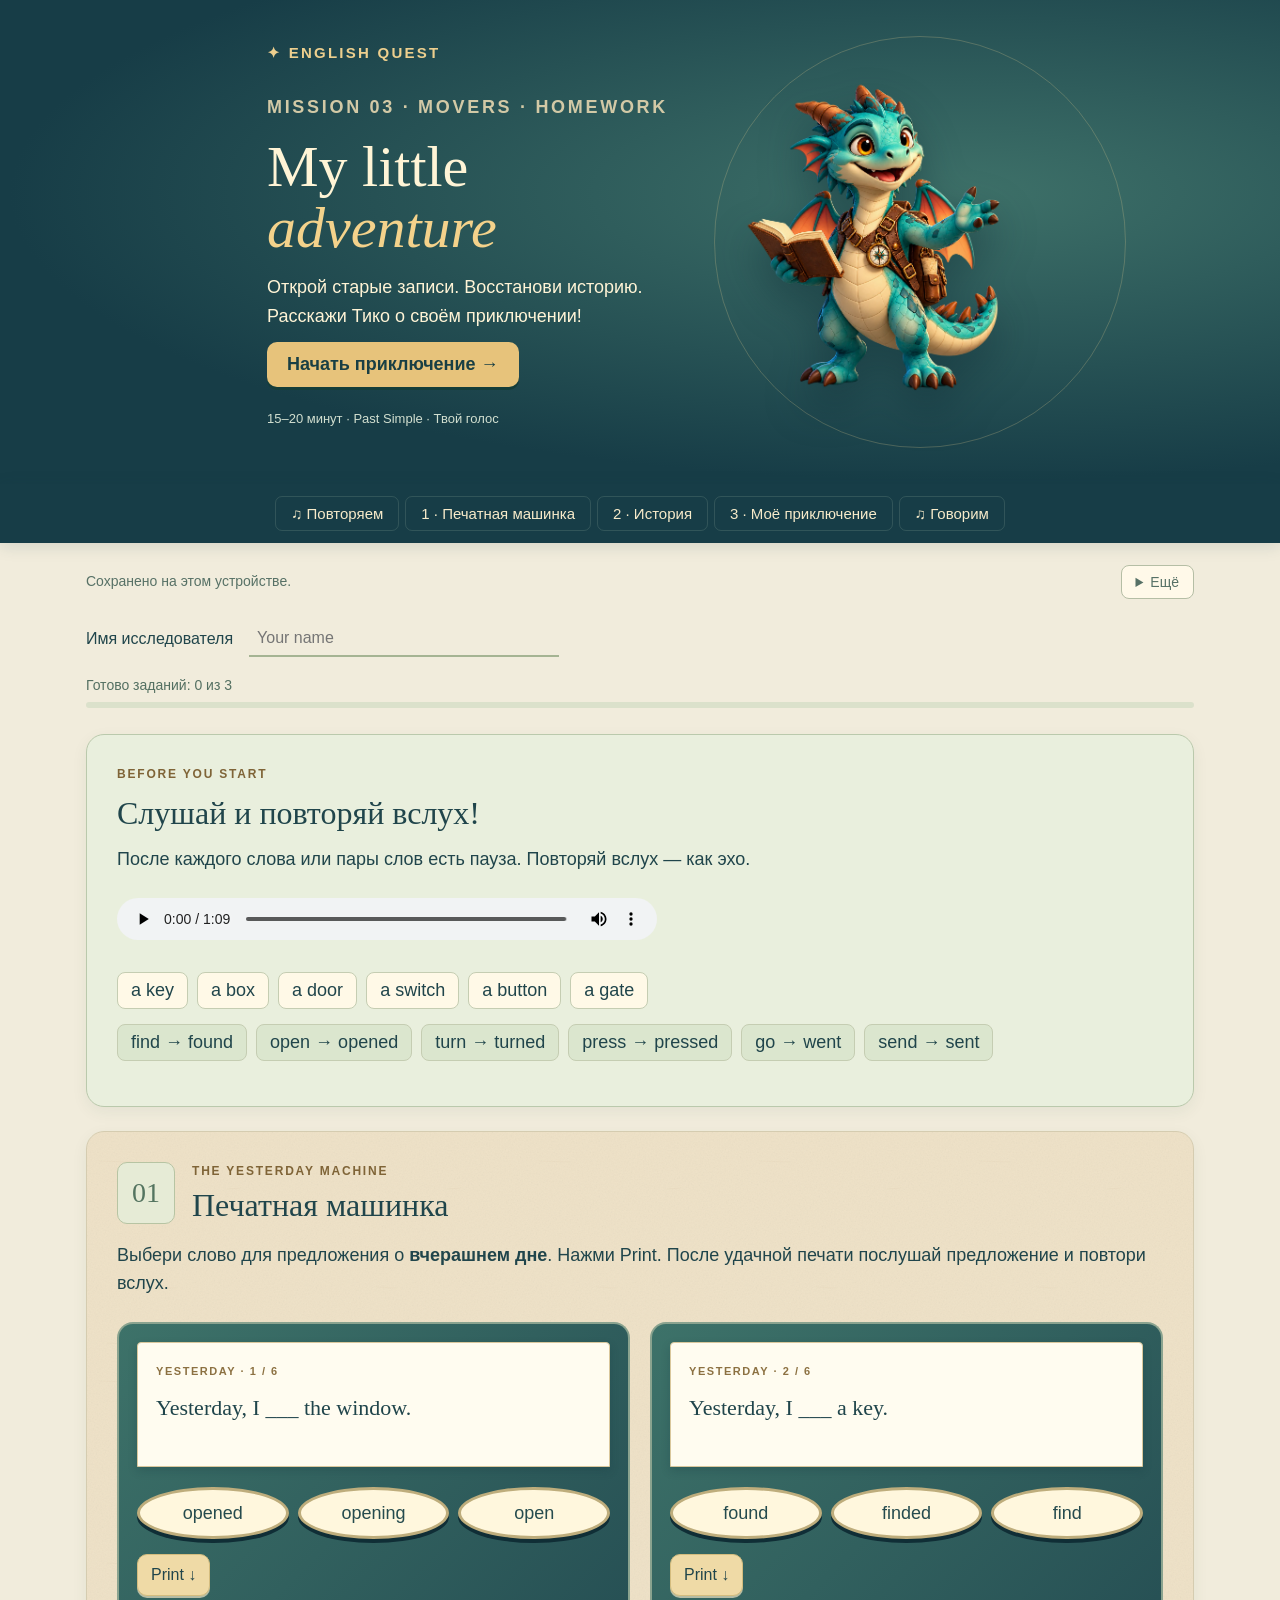
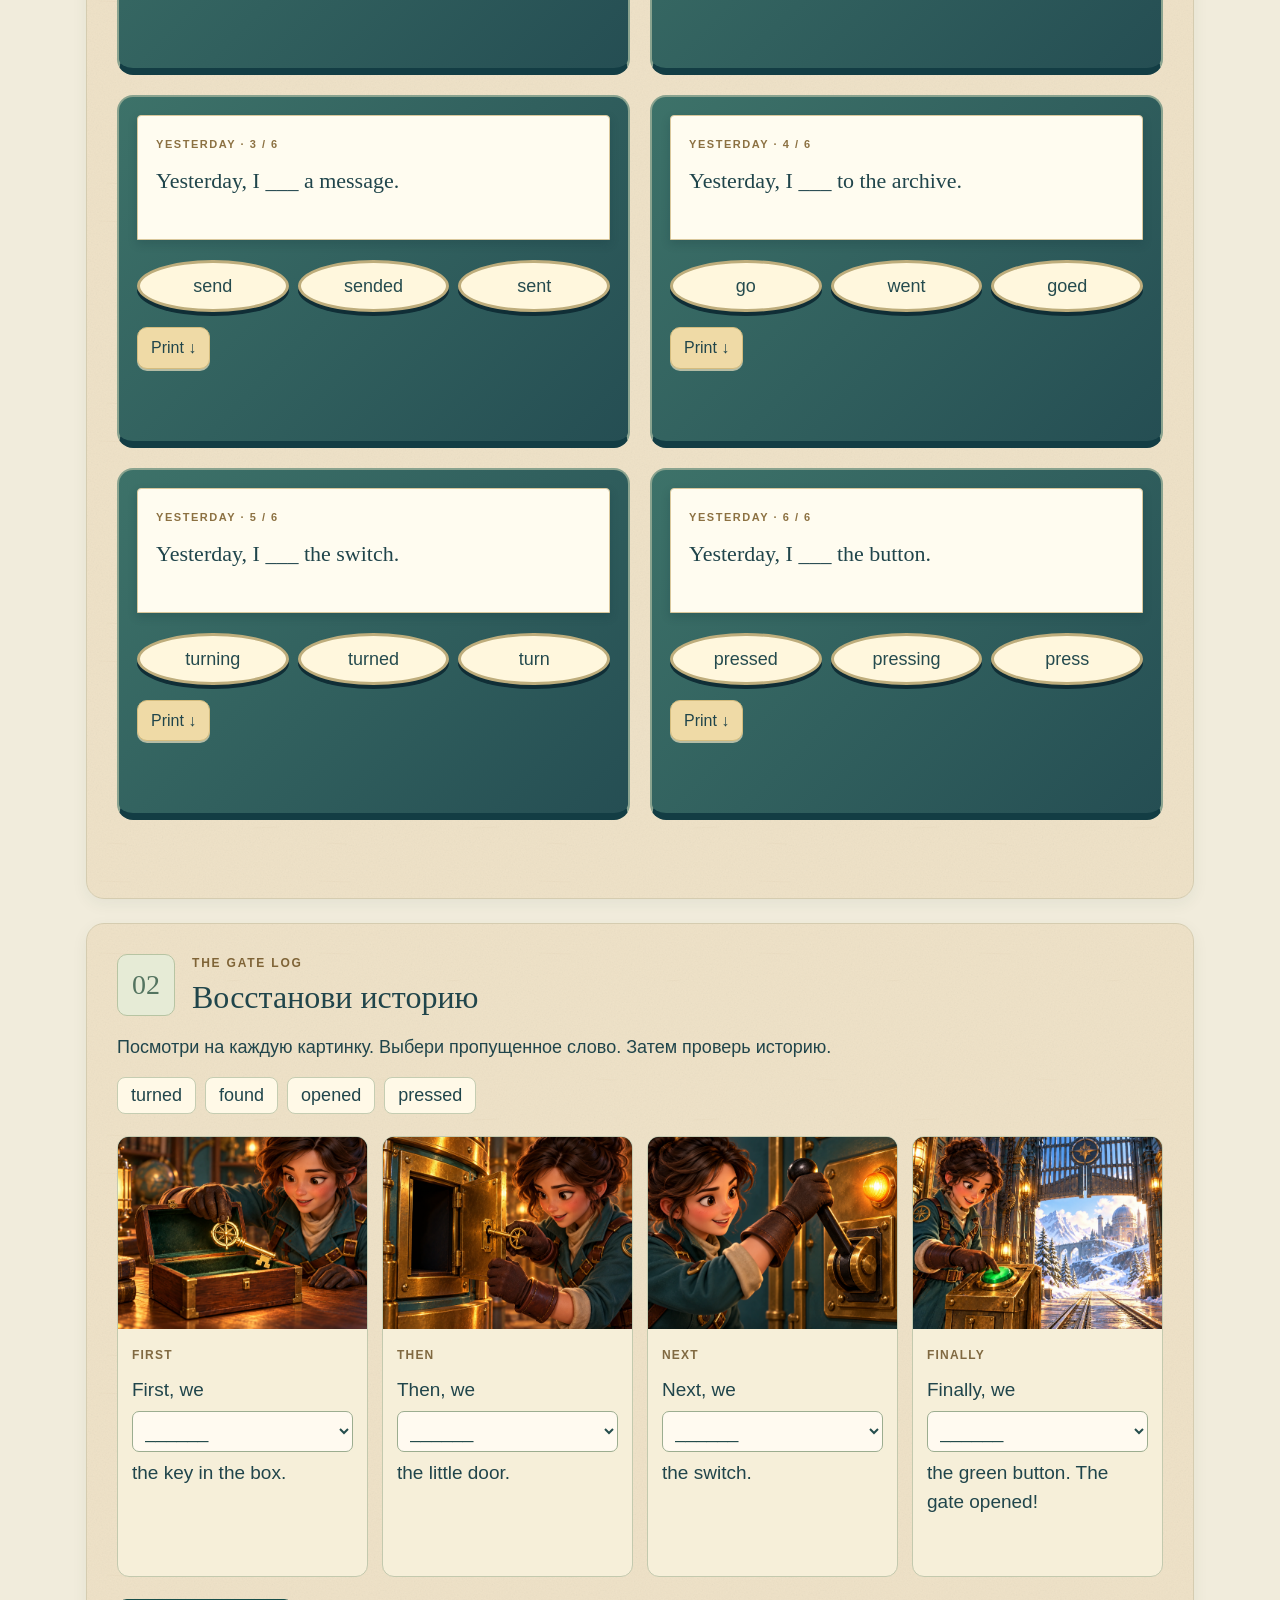
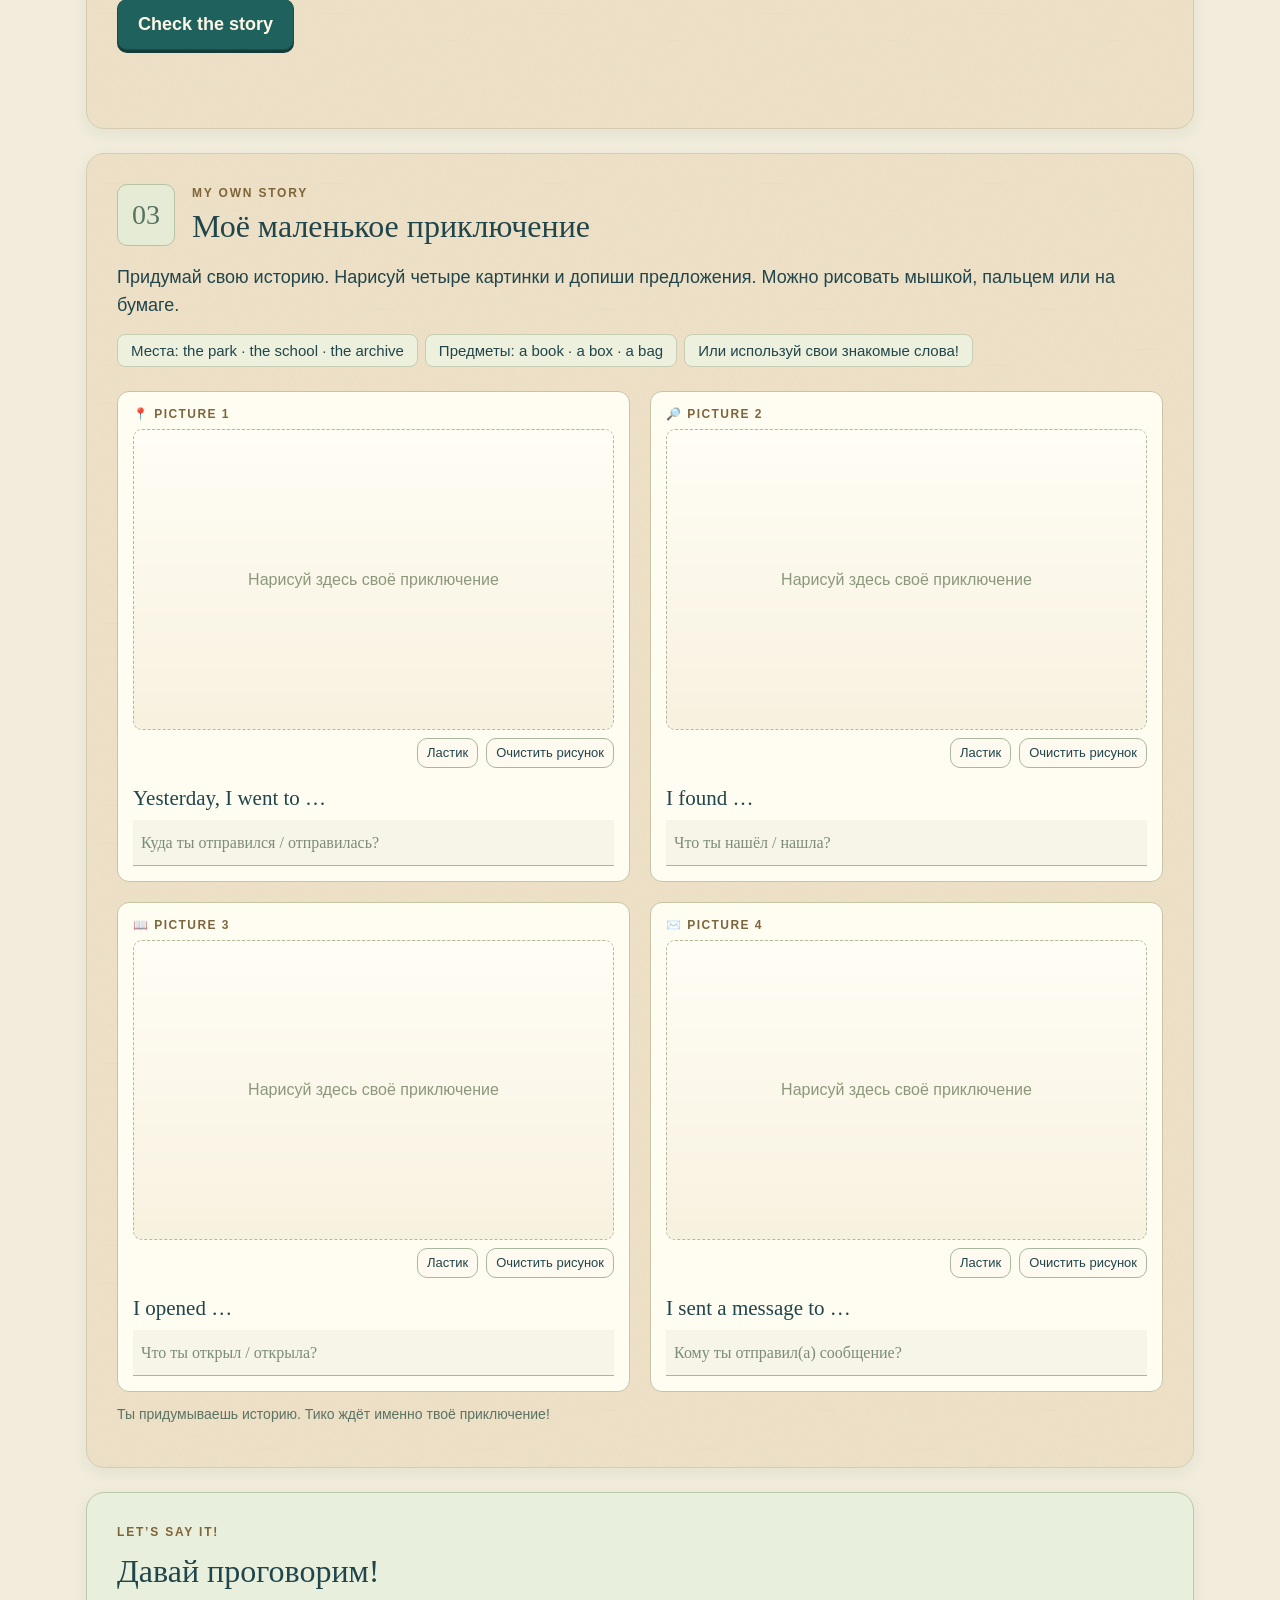
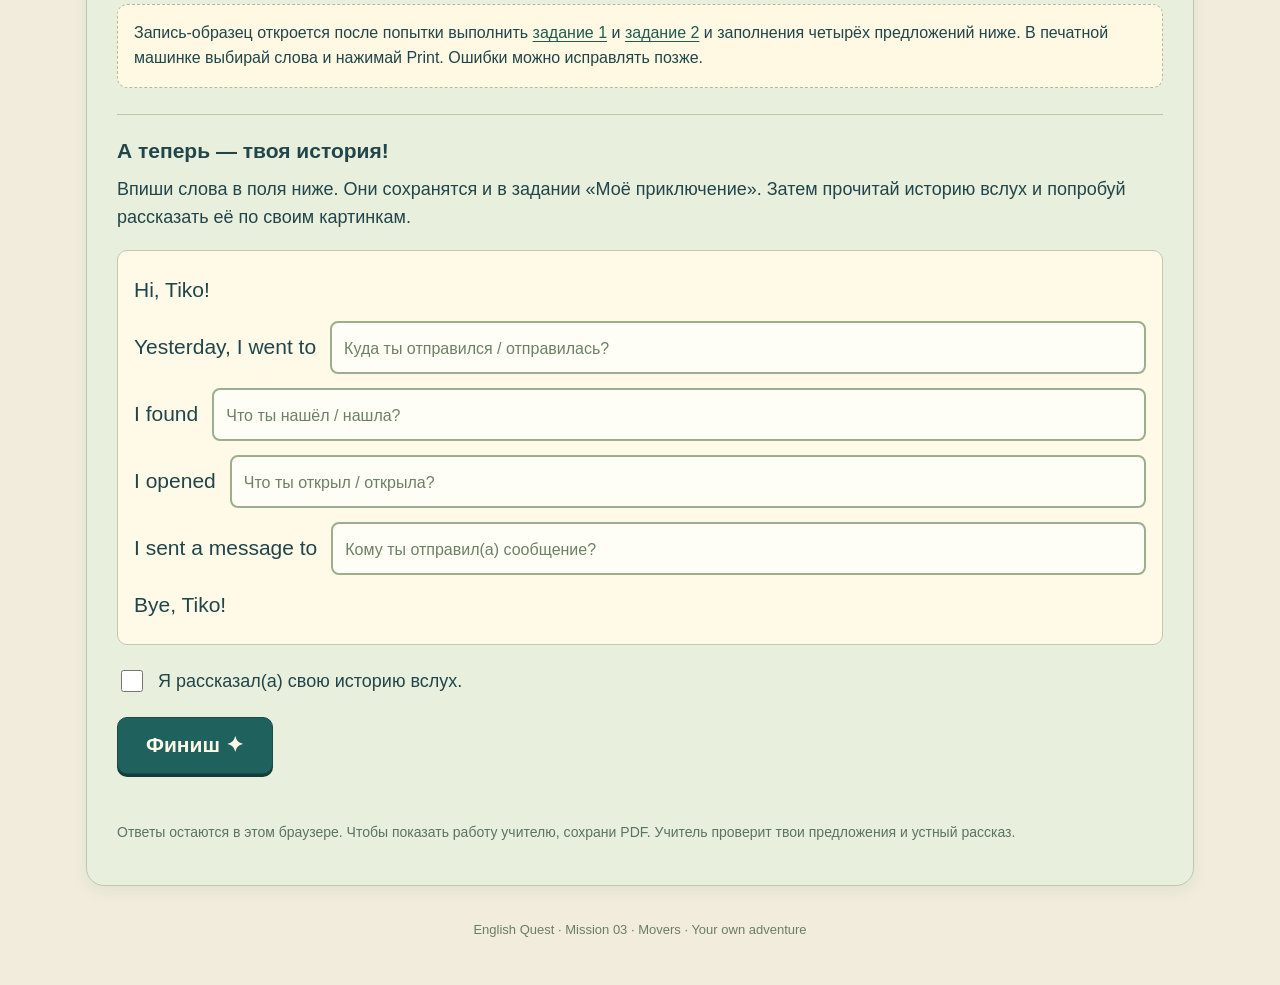
<file: mission-03/index.html>
<!doctype html>
<html lang="ru">
<head><meta charset="utf-8"><meta name="viewport" content="width=device-width,initial-scale=1"><meta name="theme-color" content="#173f47"><title>Mission 03 · My Little Adventure</title><link rel="stylesheet" href="homework.css?v=20261027-2"></head>
<body>
<header class="hero"><div class="hero-copy"><a class="brand" href="#top">✦ ENGLISH QUEST</a><p class="eyebrow">MISSION 03 · MOVERS · HOMEWORK</p><h1 id="top">My little<br> <em>adventure</em></h1><p>Открой старые записи. Восстанови историю.<br>Расскажи Тико о своём приключении!</p><a class="primary hero-start" href="#warmup">Начать приключение →</a><p class="hero-meta">15–20 минут · Past Simple · Твой голос</p></div><img src="assets/tiko.webp" alt="Тико с полевым блокнотом" width="365" height="410" fetchpriority="high"></header>
<nav aria-label="Задания"><a href="#warmup">♫ Повторяем</a><a href="#machine">1 · Печатная машинка</a><a href="#story">2 · История</a><a href="#adventure">3 · Моё приключение</a><a href="#speaking">♫ Говорим</a></nav>
<main>
<div class="toolbar"><p id="saveStatus" role="status">Ответы сохраняются на этом устройстве.</p><details><summary>Ещё</summary><div><button id="print" type="button">Печать / сохранить PDF</button><button id="restart" type="button">Начать заново</button></div></details></div>
<div id="resetBox" class="reset-box" hidden><p>Начать новую попытку? Ответы и рисунки этого ДЗ будут очищены.</p><button id="cancelReset" type="button">Оставить мою работу</button><button id="confirmReset" type="button">Очистить и начать</button></div>
<label class="explorer">Имя исследователя <input id="explorerName" maxlength="70" autocomplete="given-name" placeholder="Your name"></label>
<div class="progress" aria-label="Готовность заданий"><span id="progressText">Три шага до своей истории</span><div><i id="progressFill"></i></div></div>

<section id="warmup" class="echo"><p class="eyebrow">BEFORE YOU START</p><h2>Слушай и повторяй вслух!</h2><p>После каждого слова или пары слов есть пауза. Повторяй вслух — как эхо.</p><audio controls preload="metadata" src="assets/audio/warmup.mp3" aria-label="Слова и действия: слушай и повторяй вслух"></audio><p class="audio-error" role="status"></p><div class="vocabulary"><span>a key</span><span>a box</span><span>a door</span><span>a switch</span><span>a button</span><span>a gate</span></div><div class="verb-pairs"><span>find → found</span><span>open → opened</span><span>turn → turned</span><span>press → pressed</span><span>go → went</span><span>send → sent</span></div></section>

<section id="machine"><div class="section-heading"><span class="step">01</span><div><p class="eyebrow">THE YESTERDAY MACHINE</p><h2>Печатная машинка</h2></div></div><p>Выбери слово для предложения о <strong>вчерашнем дне</strong>. Нажми Print. После удачной печати послушай предложение и повтори вслух.</p><div id="machines" class="machines"></div><p id="machineStatus" class="status" role="status"></p></section>

<section id="story"><div class="section-heading"><span class="step">02</span><div><p class="eyebrow">THE GATE LOG</p><h2>Восстанови историю</h2></div></div><p>Посмотри на каждую картинку. Выбери пропущенное слово. Затем проверь историю.</p><div id="storyBank" class="word-bank" aria-label="Слова для истории"></div><div id="storyCards" class="story-cards"></div><button id="checkStory" class="primary" type="button">Check the story</button><p id="storyStatus" class="status" role="status"></p></section>

<section id="adventure"><div class="section-heading"><span class="step">03</span><div><p class="eyebrow">MY OWN STORY</p><h2>Моё маленькое приключение</h2></div></div><p>Придумай свою историю. Нарисуй четыре картинки и допиши предложения. Можно рисовать мышкой, пальцем или на бумаге.</p><div class="word-bank hints"><span>Места: the park · the school · the archive</span><span>Предметы: a book · a box · a bag</span><span>Или используй свои знакомые слова!</span></div><div id="ownCards" class="own-cards"></div><p class="small">Ты придумываешь историю. Тико ждёт именно твоё приключение!</p></section>

<section id="speaking" class="echo"><p class="eyebrow">LET’S SAY IT!</p><h2>Давай проговорим!</h2><p id="speakingLock" class="lock">Запись-образец откроется после попытки выполнить <a href="#machine">задание 1</a> и <a href="#story">задание 2</a> и заполнения четырёх предложений ниже. В печатной машинке выбирай слова и нажимай Print. Ошибки можно исправлять позже.</p><div id="speakingModel" hidden><p>Послушай образец. Повтори каждую строку вслух в паузах.</p><audio id="finalAudio" controls preload="none" data-src="assets/audio/final.mp3" aria-label="Приключение: слушай и повторяй вслух"></audio><p class="audio-error" role="status"></p><details class="transcript"><summary>Текст записи</summary><div id="modelText"></div></details></div><div class="own-voice"><h3>А теперь — твоя история!</h3><p>Впиши слова в поля ниже. Они сохранятся и в задании «Моё приключение». Затем прочитай историю вслух и попробуй рассказать её по своим картинкам.</p><div id="ownMessage" class="own-message"></div><label class="spoken"><input id="spoken" type="checkbox"> Я рассказал(а) свою историю вслух.</label></div><button id="finish" class="primary finish-button" type="button">Финиш ✦</button><p id="finishStatus" class="status" role="status"></p><div id="completedBadge" class="completed-badge" hidden>✦ Миссия выполнена! Твоя история сохранена.</div><p class="small">Ответы остаются в этом браузере. Чтобы показать работу учителю, сохрани PDF. Учитель проверит твои предложения и устный рассказ.</p></section>
<footer>English Quest · Mission 03 · Movers · Your own adventure</footer>
</main>
<dialog id="congratulations" aria-labelledby="congratsTitle"><span class="medal" aria-hidden="true">✦</span><p class="eyebrow">MISSION 03 · COMPLETE</p><h2 id="congratsTitle">Отличная работа!</h2><p id="congratsName"></p><p>Ты восстановил(а) историю<br>и рассказал(а) о своём приключении.</p><strong>Well done, explorer!</strong><button id="closeCongrats" class="primary" type="button">Готово!</button></dialog>
<audio id="sentenceAudio" preload="none" aria-label="Напечатанное предложение: послушай и повтори вслух"></audio><p id="audioStatus" class="sr-only" role="status"></p><script src="homework.js?v=20261027-2"></script>
</body></html>
</file>
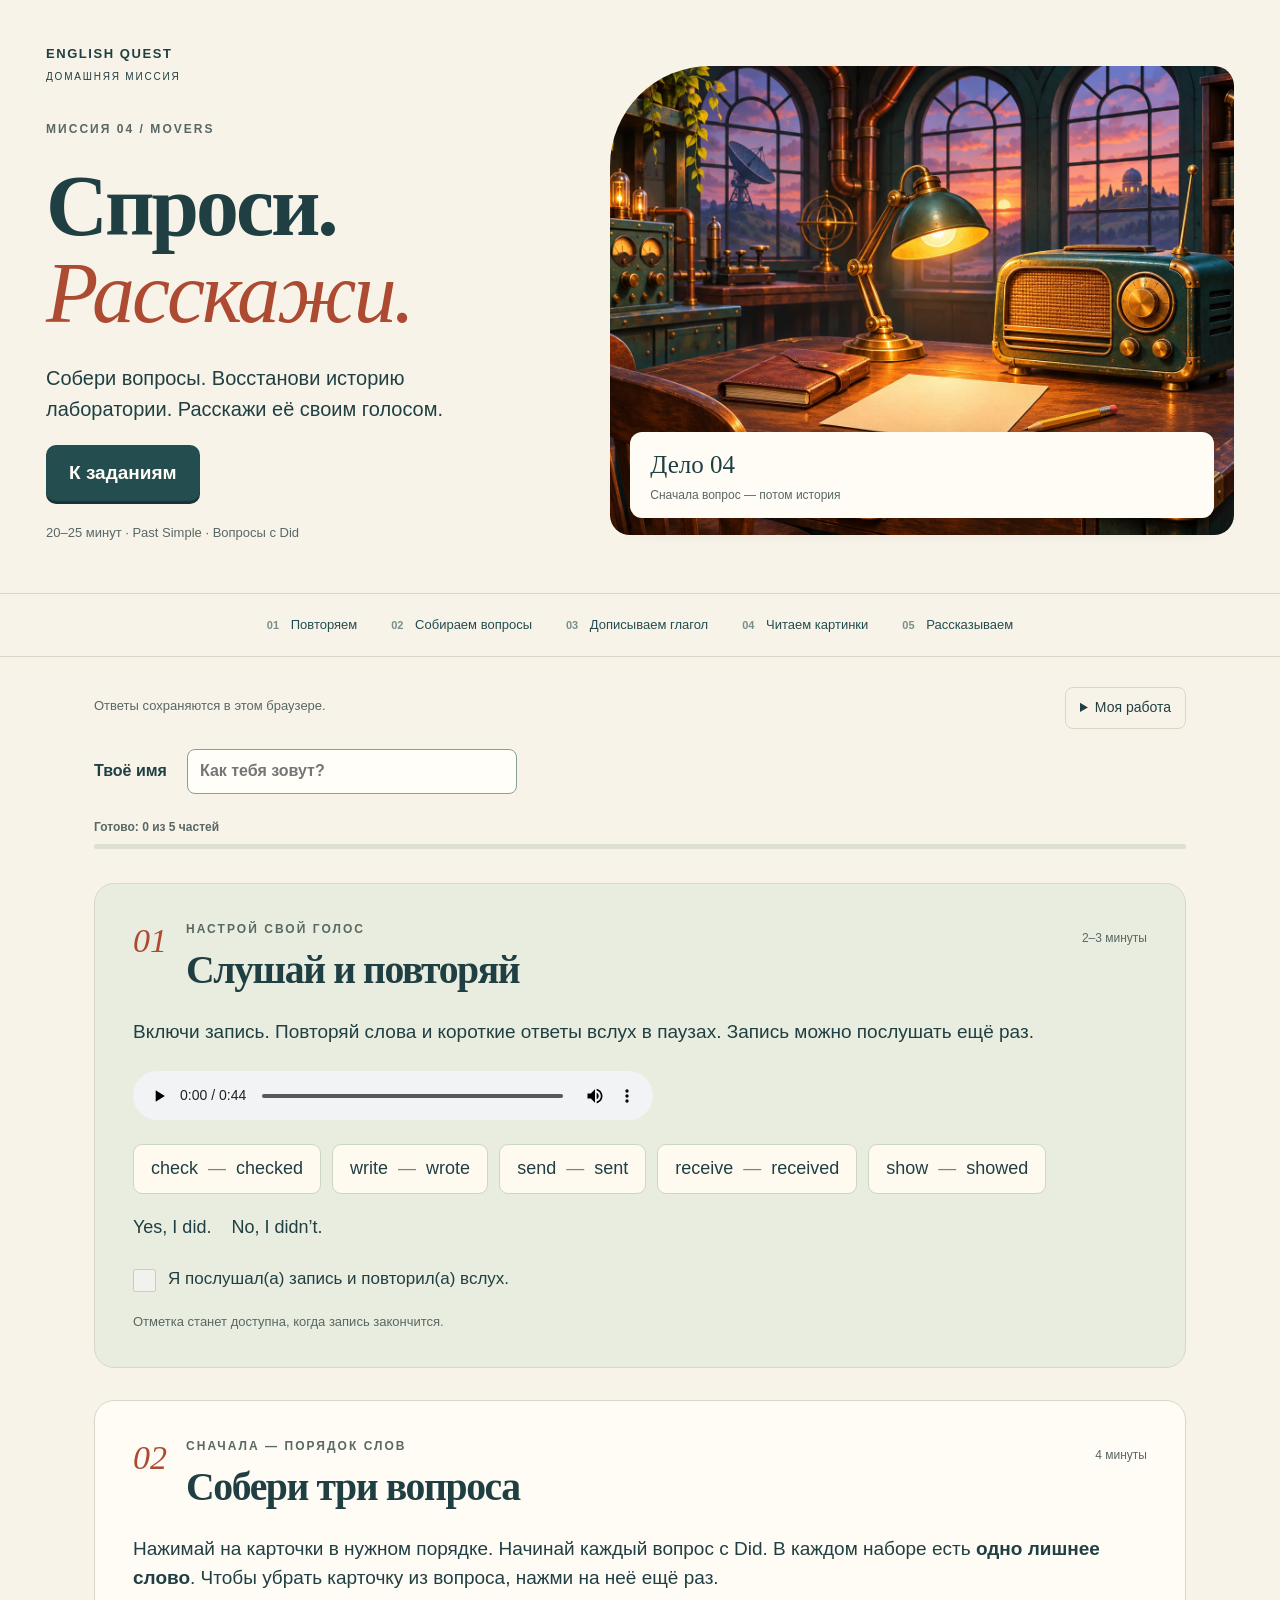
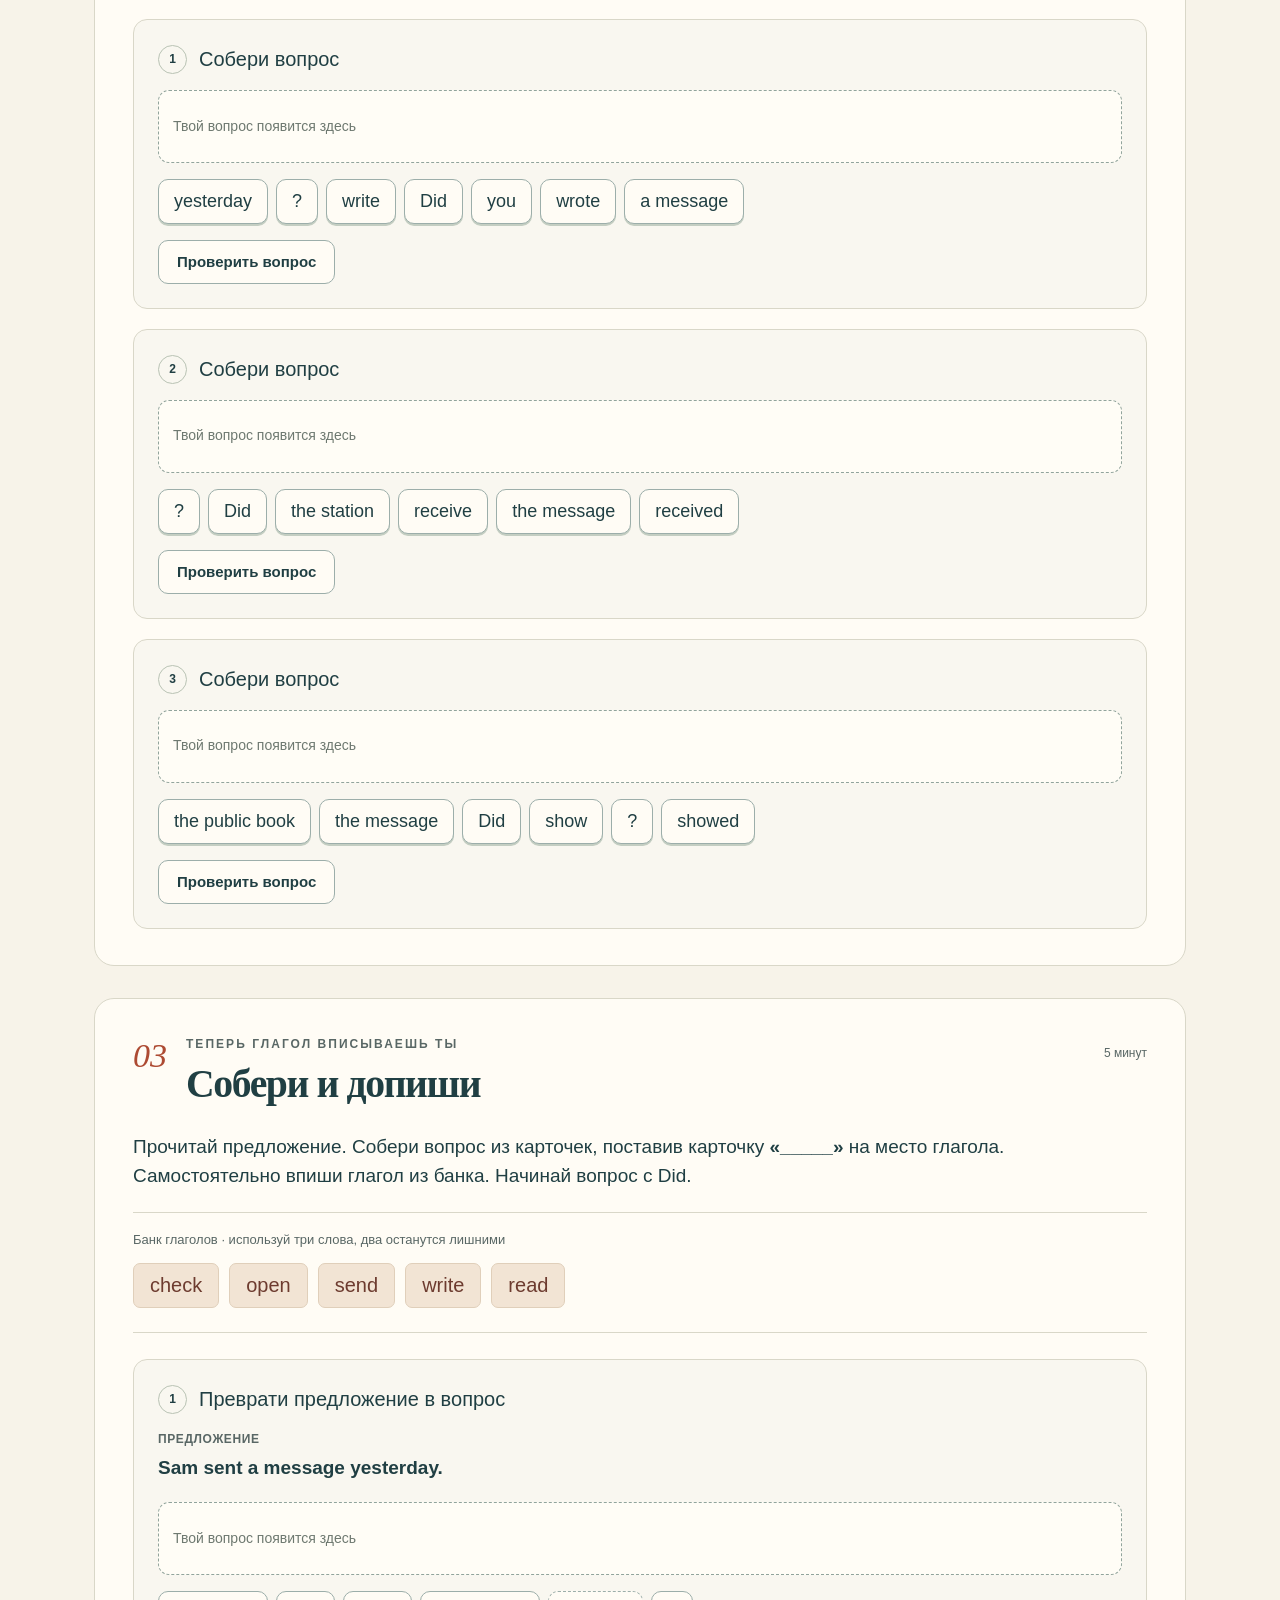
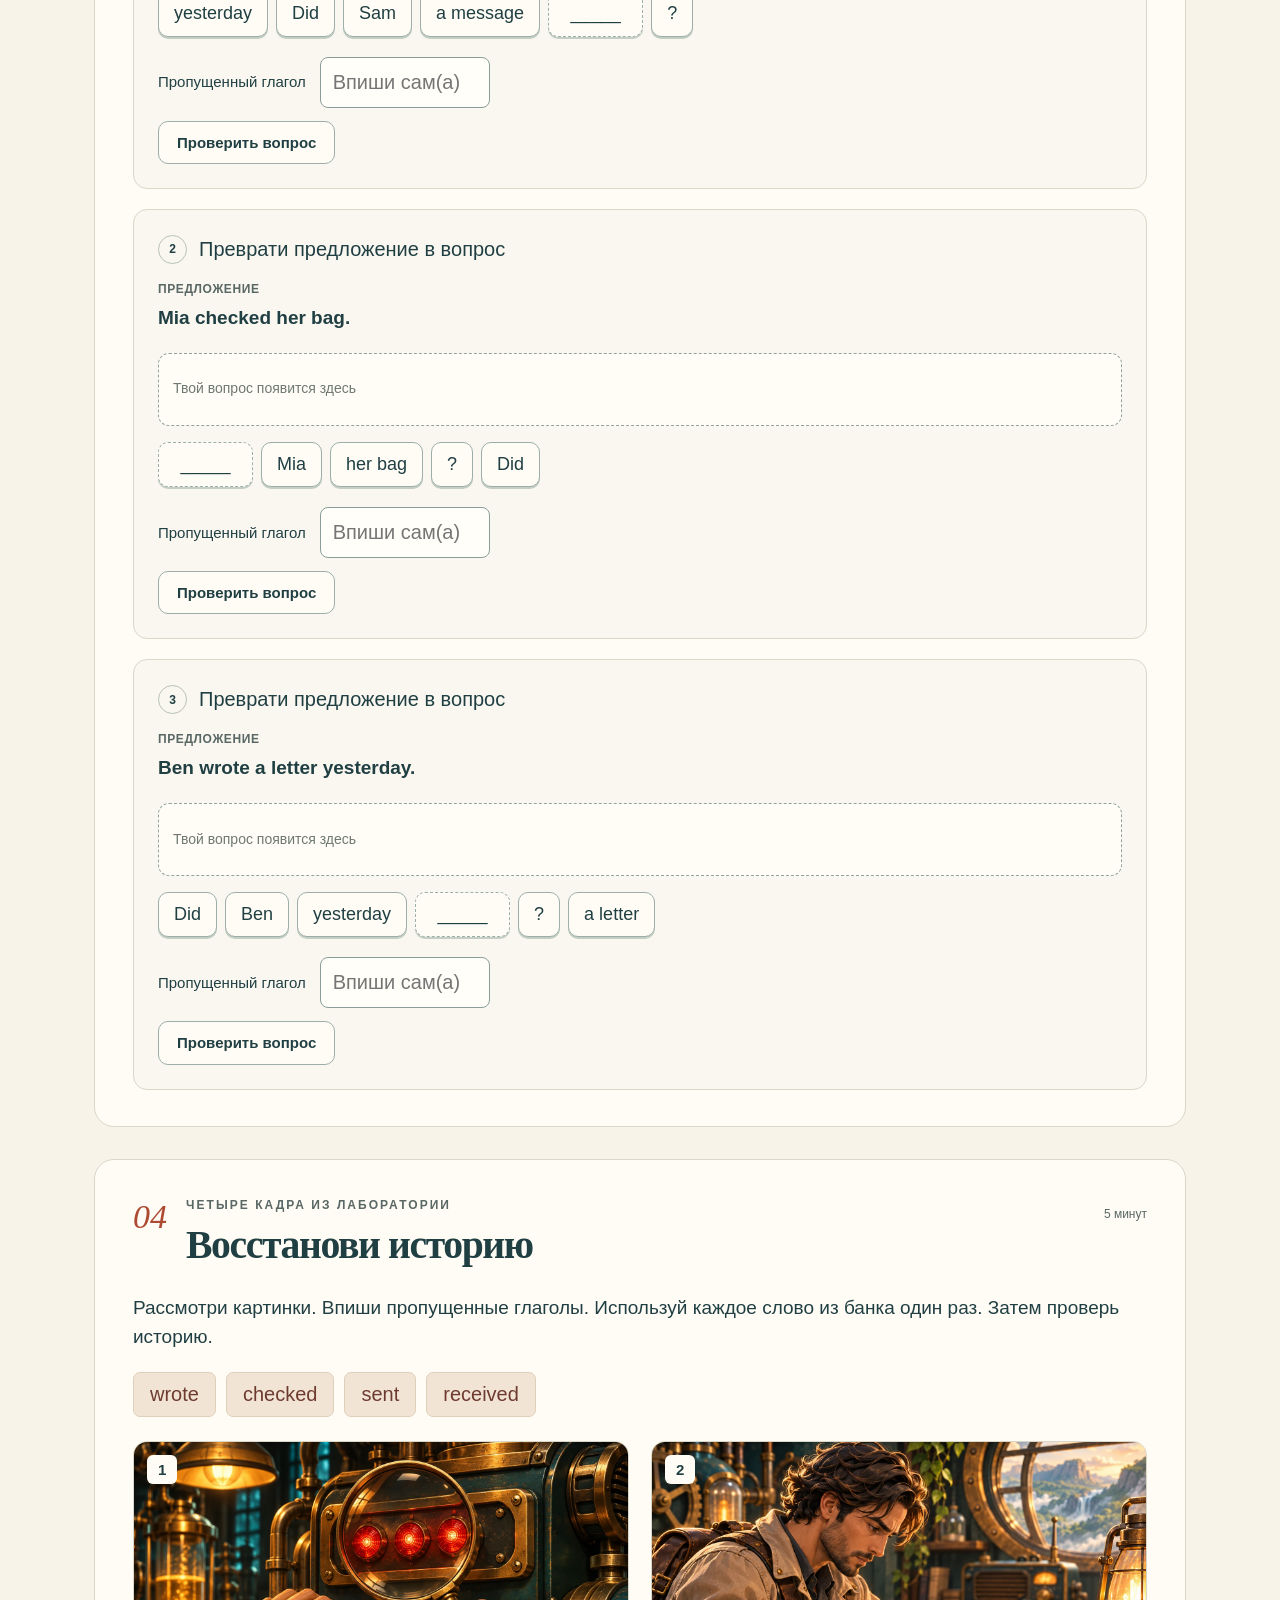
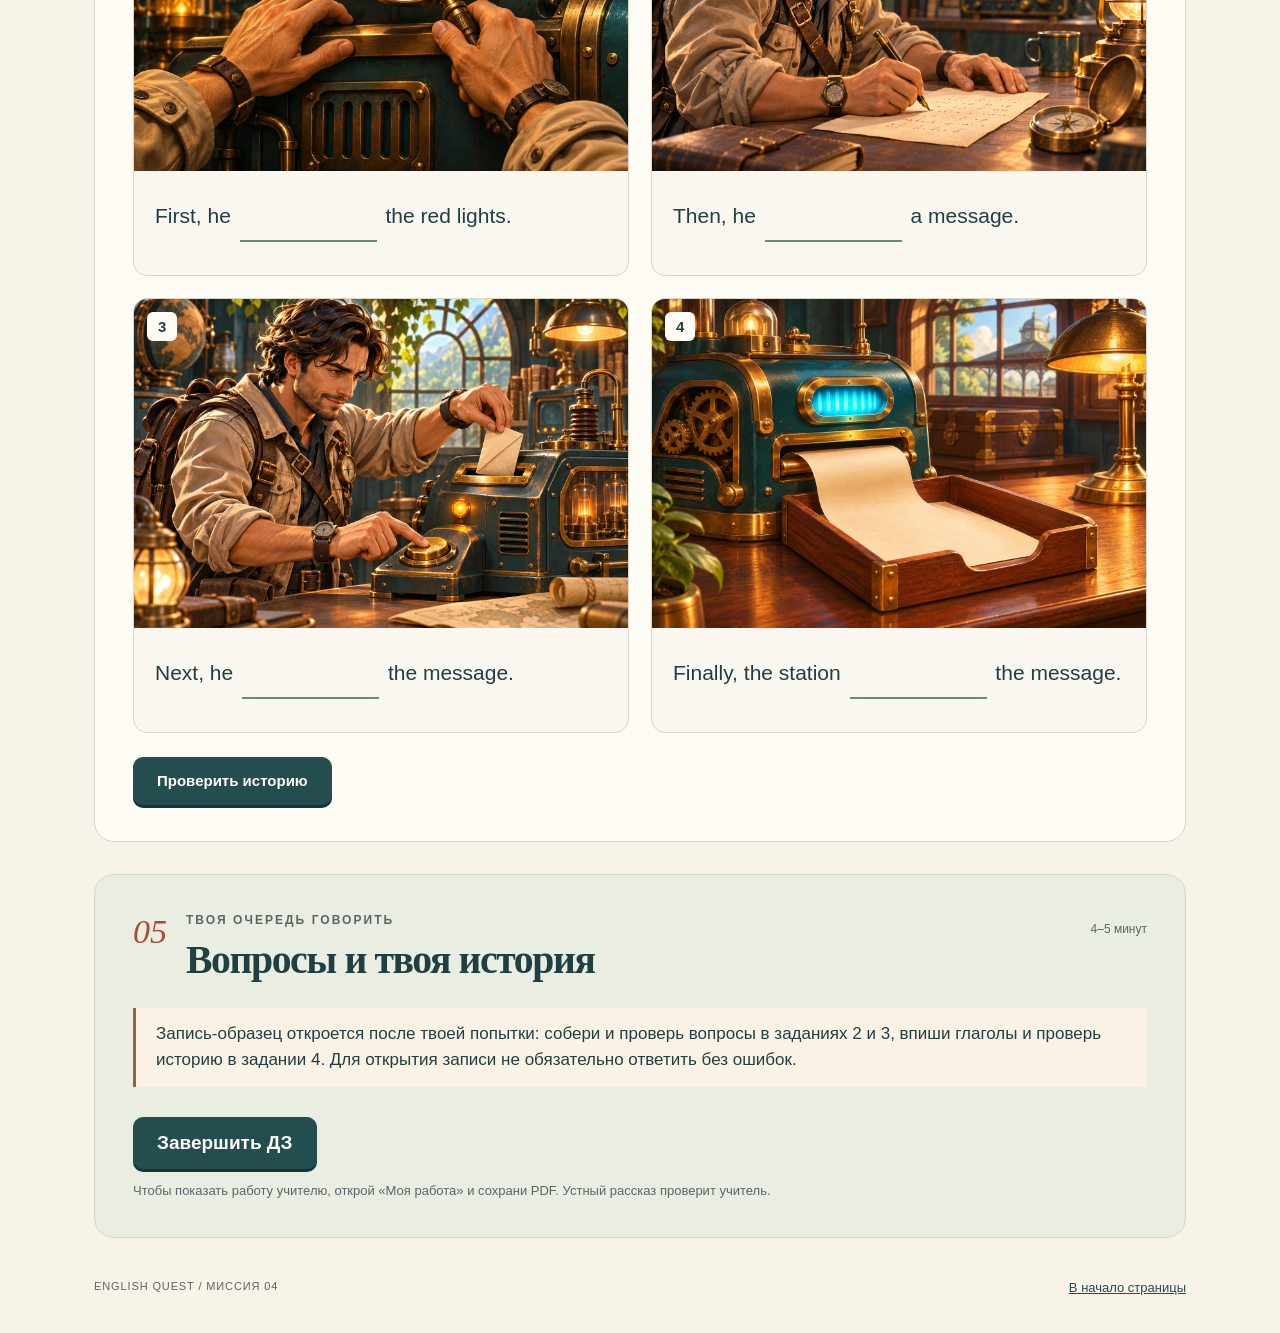
<file: mission-04/index.html>
<!doctype html>
<html lang="ru">
<head>
  <meta charset="utf-8">
  <meta name="viewport" content="width=device-width,initial-scale=1">
  <meta name="theme-color" content="#203f43">
  <title>Миссия 04 · Спроси и расскажи</title>
  <link rel="stylesheet" href="homework.css?v=20261106-1">
  <script src="homework.js?v=20261106-1" defer></script>
</head>
<body>
<a class="skip-link" href="#warmup">Перейти к заданиям</a>
<header class="hero" id="top">
  <div class="hero-copy">
    <p class="brand">ENGLISH QUEST <span>ДОМАШНЯЯ МИССИЯ</span></p>
    <p class="eyebrow">МИССИЯ 04 / MOVERS</p>
    <h1>Спроси.<br><em>Расскажи.</em></h1>
    <p class="hero-lead">Собери вопросы. Восстанови историю лаборатории. Расскажи её своим голосом.</p>
    <a href="#warmup" class="primary hero-start">К заданиям</a>
    <p class="hero-meta">20–25 минут · Past Simple · Вопросы с Did</p>
  </div>
  <div class="hero-art"><img src="assets/cover.webp" width="1536" height="1024" alt="Тихая лаборатория с радиоприёмником на столе" fetchpriority="high"><p>Дело 04 <span>Сначала вопрос — потом история</span></p></div>
</header>
<nav class="lesson-nav" aria-label="Части домашней работы">
  <a href="#warmup"><b>01</b> Повторяем</a>
  <a href="#questions"><b>02</b> Собираем вопросы</a>
  <a href="#missing"><b>03</b> Дописываем глагол</a>
  <a href="#story"><b>04</b> Читаем картинки</a>
  <a href="#speaking"><b>05</b> Рассказываем</a>
</nav>
<main>
  <div class="workbar">
    <div><p id="saveStatus" class="save-status" role="status">Ответы сохраняются в этом браузере.</p><p id="completedBadge" class="completed-badge" hidden>ДЗ выполнено. Твоя работа сохранена.</p></div>
    <details class="tools"><summary>Моя работа</summary><div class="tool-menu"><button id="print" type="button">Печать / сохранить PDF</button><button id="restart" type="button">Начать заново</button><button id="restore" type="button" hidden>Вернуть предыдущую попытку</button></div></details>
  </div>
  <label class="name-field">Твоё имя <input id="pupilName" maxlength="70" autocomplete="given-name" placeholder="Как тебя зовут?"></label>
  <div class="progress"><p id="progressText" role="status">Готово: 0 из 5 частей</p><div class="progress-track" aria-hidden="true"><span id="progressFill"></span></div></div>

  <section id="warmup" class="task warmup">
    <div class="section-heading"><span class="step">01</span><div><p class="eyebrow">НАСТРОЙ СВОЙ ГОЛОС</p><h2>Слушай и повторяй</h2></div><span class="time">2–3 минуты</span></div>
    <p>Включи запись. Повторяй слова и короткие ответы вслух в паузах. Запись можно послушать ещё раз.</p>
    <audio id="warmupAudio" controls preload="metadata" src="assets/audio/warmup.mp3" aria-label="Запись для повторения слов и коротких ответов"></audio>
    <p class="audio-error" id="warmupError" role="status" hidden>Запись не загрузилась. <button type="button" data-retry-audio="warmupAudio">Загрузить ещё раз</button></p>
    <div class="pair-grid" lang="en"><span>check <i>—</i> checked</span><span>write <i>—</i> wrote</span><span>send <i>—</i> sent</span><span>receive <i>—</i> received</span><span>show <i>—</i> showed</span></div>
    <div class="short-answers" lang="en"><span>Yes, I did.</span><span>No, I didn’t.</span></div>
    <label class="confirmation"><input id="warmupSpoken" type="checkbox" disabled> Я послушал(а) запись и повторил(а) вслух.</label>
    <p id="warmupHint" class="small">Отметка станет доступна, когда запись закончится.</p>
  </section>

  <section id="questions" class="task">
    <div class="section-heading"><span class="step">02</span><div><p class="eyebrow">СНАЧАЛА — ПОРЯДОК СЛОВ</p><h2>Собери три вопроса</h2></div><span class="time">4 минуты</span></div>
    <p>Нажимай на карточки в нужном порядке. Начинай каждый вопрос с <span lang="en">Did</span>. В каждом наборе есть <strong>одно лишнее слово</strong>. Чтобы убрать карточку из вопроса, нажми на неё ещё раз.</p>
    <div id="questionCards" class="question-cards"></div>
  </section>

  <section id="missing" class="task">
    <div class="section-heading"><span class="step">03</span><div><p class="eyebrow">ТЕПЕРЬ ГЛАГОЛ ВПИСЫВАЕШЬ ТЫ</p><h2>Собери и допиши</h2></div><span class="time">5 минут</span></div>
    <p>Прочитай предложение. Собери вопрос из карточек, поставив карточку <strong>«_____»</strong> на место глагола. Самостоятельно впиши глагол из банка. Начинай вопрос с <span lang="en">Did</span>.</p>
    <div class="bank-box"><p>Банк глаголов · используй три слова, два останутся лишними</p><div id="verbBank" class="word-bank" lang="en"></div></div>
    <div id="missingCards" class="question-cards"></div>
  </section>

  <section id="story" class="task">
    <div class="section-heading"><span class="step">04</span><div><p class="eyebrow">ЧЕТЫРЕ КАДРА ИЗ ЛАБОРАТОРИИ</p><h2>Восстанови историю</h2></div><span class="time">5 минут</span></div>
    <p>Рассмотри картинки. Впиши пропущенные глаголы. Используй каждое слово из банка один раз. Затем проверь историю.</p>
    <div id="storyBank" class="word-bank" lang="en" aria-label="Банк глаголов для истории"></div>
    <div id="storyCards" class="story-grid"></div>
    <div class="check-row"><button id="checkStory" class="primary" type="button">Проверить историю</button><p id="storyStatus" class="status" role="status"></p></div>
  </section>

  <section id="speaking" class="task speaking">
    <div class="section-heading"><span class="step">05</span><div><p class="eyebrow">ТВОЯ ОЧЕРЕДЬ ГОВОРИТЬ</p><h2>Вопросы и твоя история</h2></div><span class="time">4–5 минут</span></div>
    <p id="modelLock" class="lock">Запись-образец откроется после твоей попытки: собери и проверь вопросы в заданиях 2 и 3, впиши глаголы и проверь историю в задании 4. Для открытия записи не обязательно ответить без ошибок.</p>
    <div id="speakingModel" hidden>
      <p>Послушай запись. Повтори вопросы и предложения в паузах. Затем расскажи историю самостоятельно.</p>
      <audio id="finalAudio" controls preload="none" data-src="assets/audio/final.mp3" aria-label="Образец вопросов и рассказа с паузами для повторения"></audio>
      <p class="audio-error" id="finalError" role="status" hidden>Запись не загрузилась. <button type="button" data-retry-audio="finalAudio">Загрузить ещё раз</button></p>
      <details id="transcript"><summary>Текст записи</summary><div id="modelText" lang="en"></div></details>
      <div class="say-it"><h3>А теперь самостоятельно</h3><p>Произнеси три вопроса из задания 3. Затем открой картинки без подписей и расскажи историю. Используй <span lang="en">First, Then, Next, Finally</span>.</p><button id="storyMode" type="button" aria-expanded="false">Открыть картинки без подписей</button><div id="oralPictures" class="oral-pictures" hidden></div></div>
      <label class="confirmation"><input id="questionsSpoken" type="checkbox" disabled> Я произнёс / произнесла три вопроса вслух.</label>
      <label class="confirmation"><input id="storySpoken" type="checkbox" disabled> Я рассказал(а) историю по картинкам без подписей.</label>
      <p id="oralHint" class="small">Сначала дослушай образец. Затем говори самостоятельно и отмечай выполненные части.</p>
    </div>
    <div class="finish-row"><button id="finish" class="primary" type="button">Завершить ДЗ</button><p id="finishStatus" class="status" role="status"></p></div>
    <p class="small">Чтобы показать работу учителю, открой «Моя работа» и сохрани PDF. Устный рассказ проверит учитель.</p>
  </section>
  <footer><span>ENGLISH QUEST / МИССИЯ 04</span><a href="#top">В начало страницы</a></footer>
</main>
<dialog id="resetDialog" aria-labelledby="resetTitle"><p class="eyebrow">НОВАЯ ПОПЫТКА</p><h2 id="resetTitle">Начать заново?</h2><p>Нынешняя работа останется в архиве. Вернуть её можно через «Моя работа».</p><div class="dialog-actions"><button id="cancelReset" type="button">Продолжить мою работу</button><button id="confirmReset" class="primary" type="button">Сохранить в архив и начать</button></div></dialog>
<dialog id="doneDialog" aria-labelledby="doneTitle"><p class="eyebrow">МИССИЯ 04 / ДЗ ГОТОВО</p><h2 id="doneTitle">Отличная работа!</h2><p id="doneName"></p><p>Ты собрал(а) вопросы и рассказал(а) историю лаборатории.</p><button id="closeDone" class="primary" type="button">Посмотреть мою работу</button></dialog>
<noscript><p class="noscript">Для сохранения и проверки ответов включи JavaScript. Можно распечатать страницу и выполнить работу на бумаге.</p></noscript>
</body>
</html>
</file>
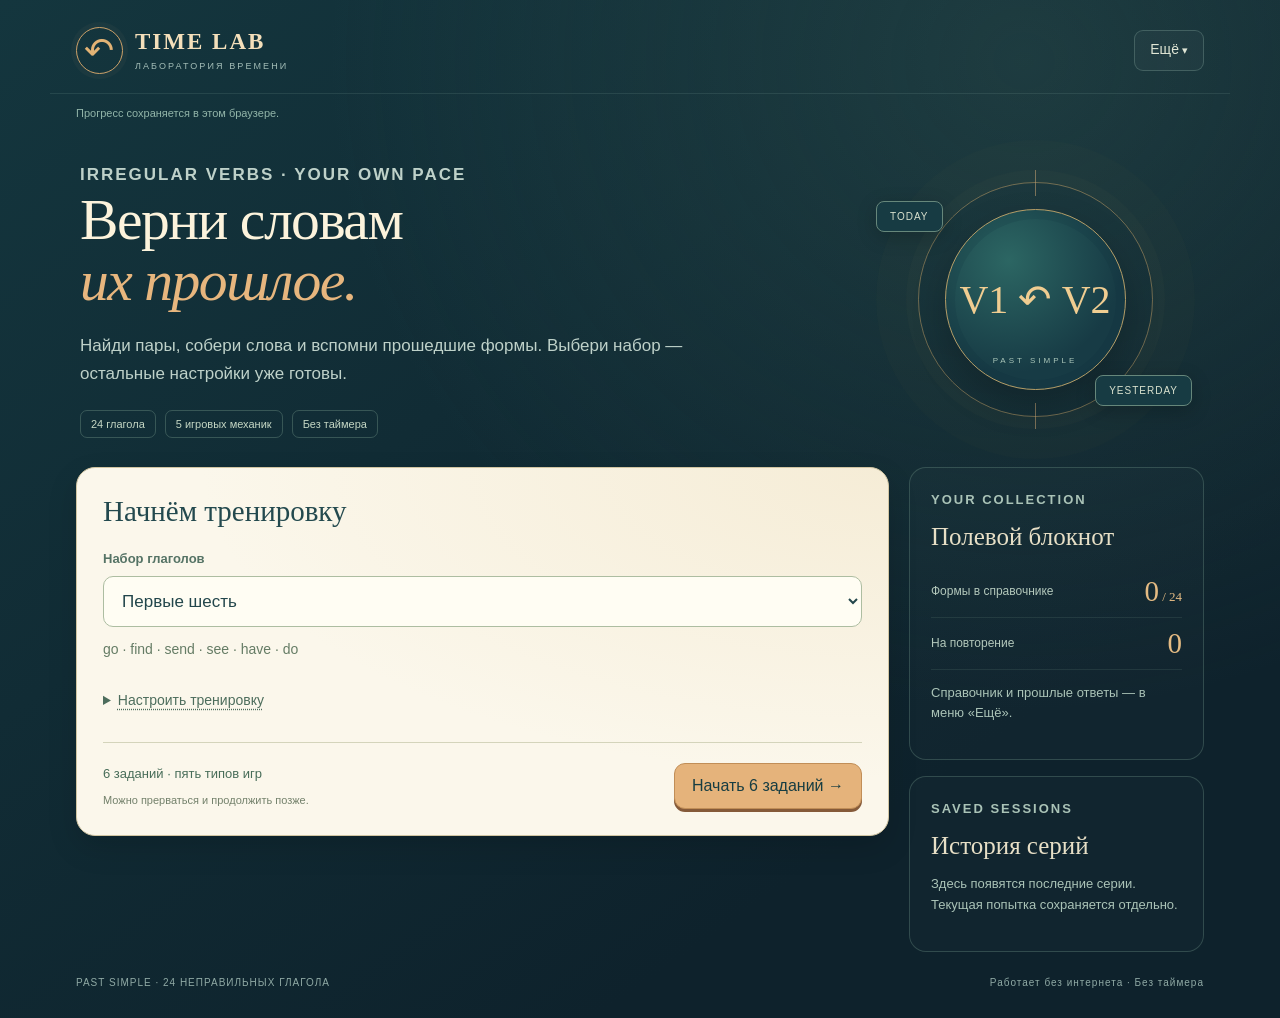
<file: past-simple/index.html>
<!doctype html>
<html lang="ru">
<head>
  <meta charset="utf-8">
  <meta name="viewport" content="width=device-width,initial-scale=1">
  <meta name="theme-color" content="#102b34">
  <title>Лаборатория времени · Irregular verbs</title>
  <link rel="stylesheet" href="trainer.css?v=20261101-2">
</head>
<body>
  <div class="page-grain" aria-hidden="true"></div>
  <header class="topbar">
    <button class="brand" type="button" data-action="home" aria-label="Лаборатория времени — на главную"><span class="brand-symbol" aria-hidden="true">↶</span><span>TIME LAB<small>ЛАБОРАТОРИЯ ВРЕМЕНИ</small></span></button>
    <div class="top-actions"><details class="settings" id="labMenu"><summary>Ещё</summary><div id="menuItems"></div></details></div>
  </header>
  <p id="storageStatus" class="storage-status" role="status">Прогресс остаётся в этом браузере.</p>
  <main id="app"></main>
  <footer class="site-footer"><span>PAST SIMPLE · 24 НЕПРАВИЛЬНЫХ ГЛАГОЛА</span><span>Работает без интернета · Без таймера</span></footer>
  <dialog id="labDialog" aria-labelledby="dialogTitle"><div id="dialogContent"></div></dialog>
  <div id="notice" class="notice" role="status" aria-live="polite"></div>
  <script src="trainer.js?v=20261101-2"></script>
</body>
</html>
</file>
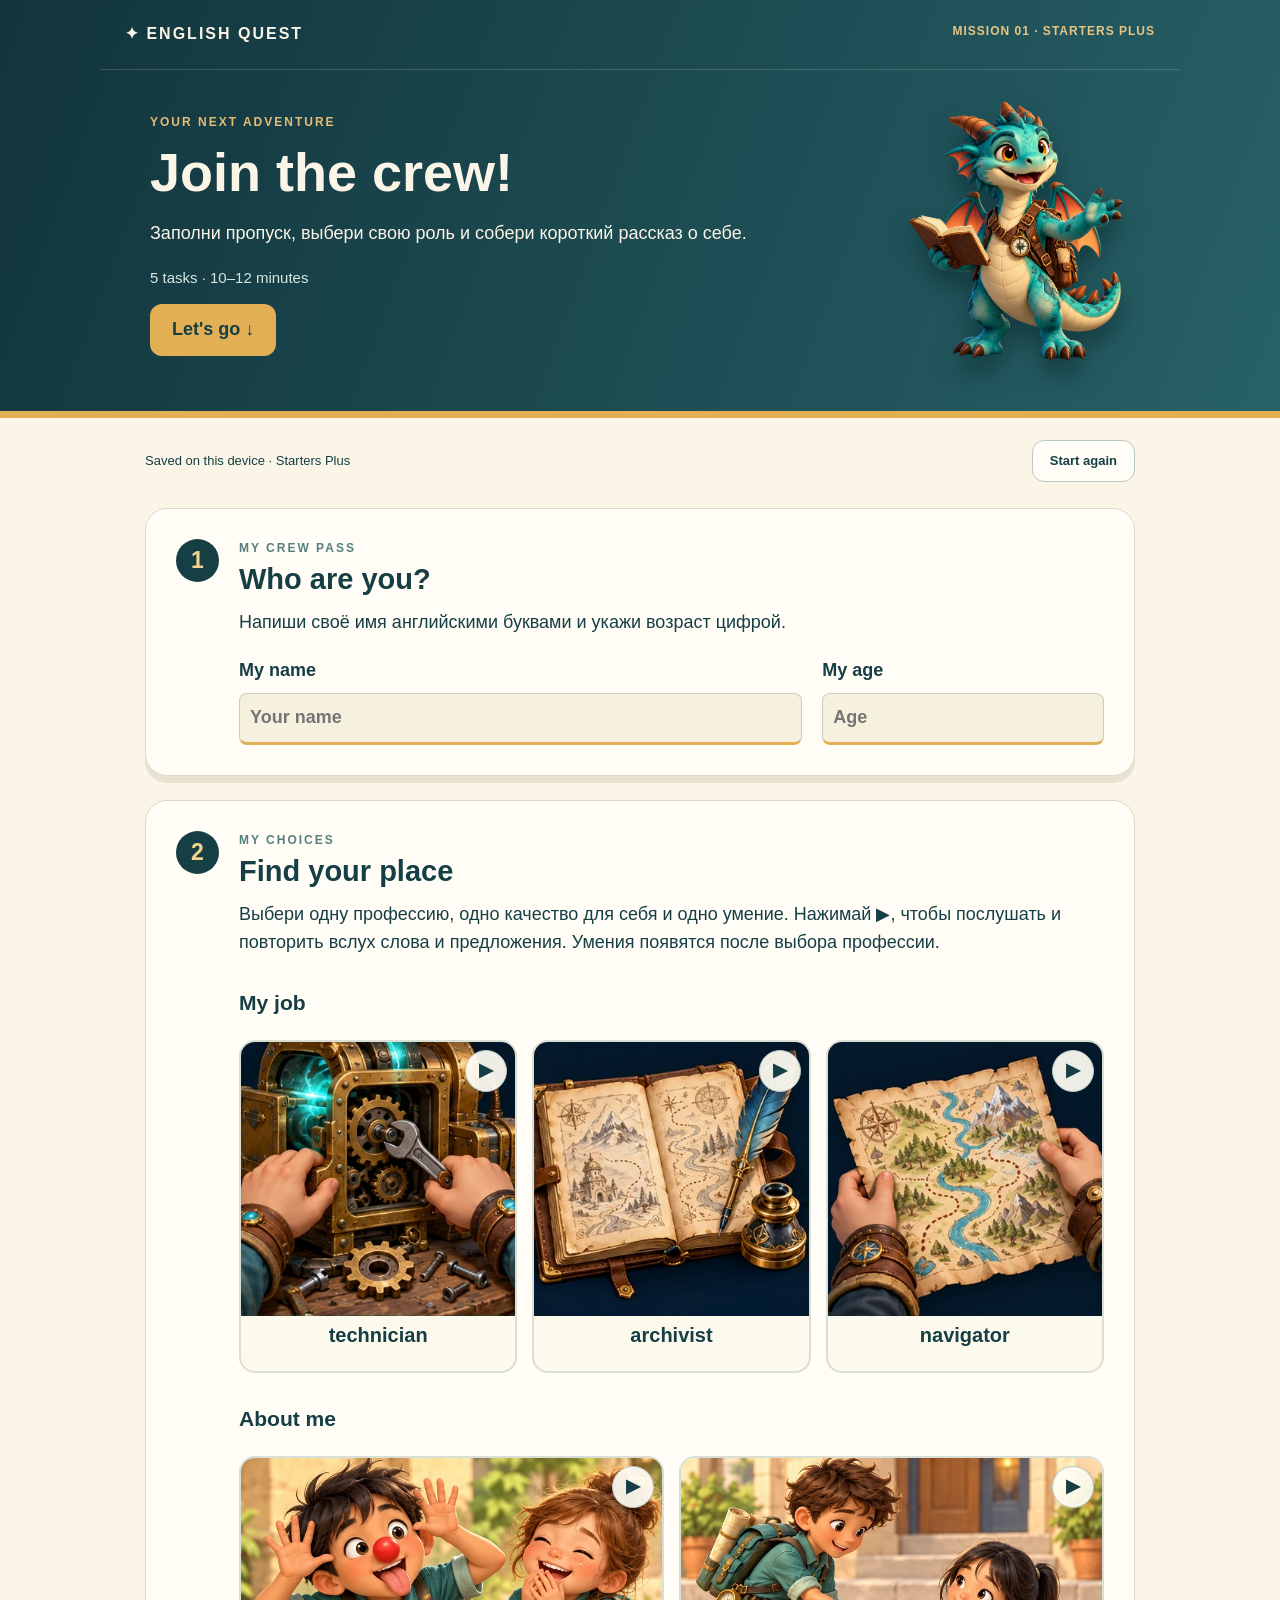
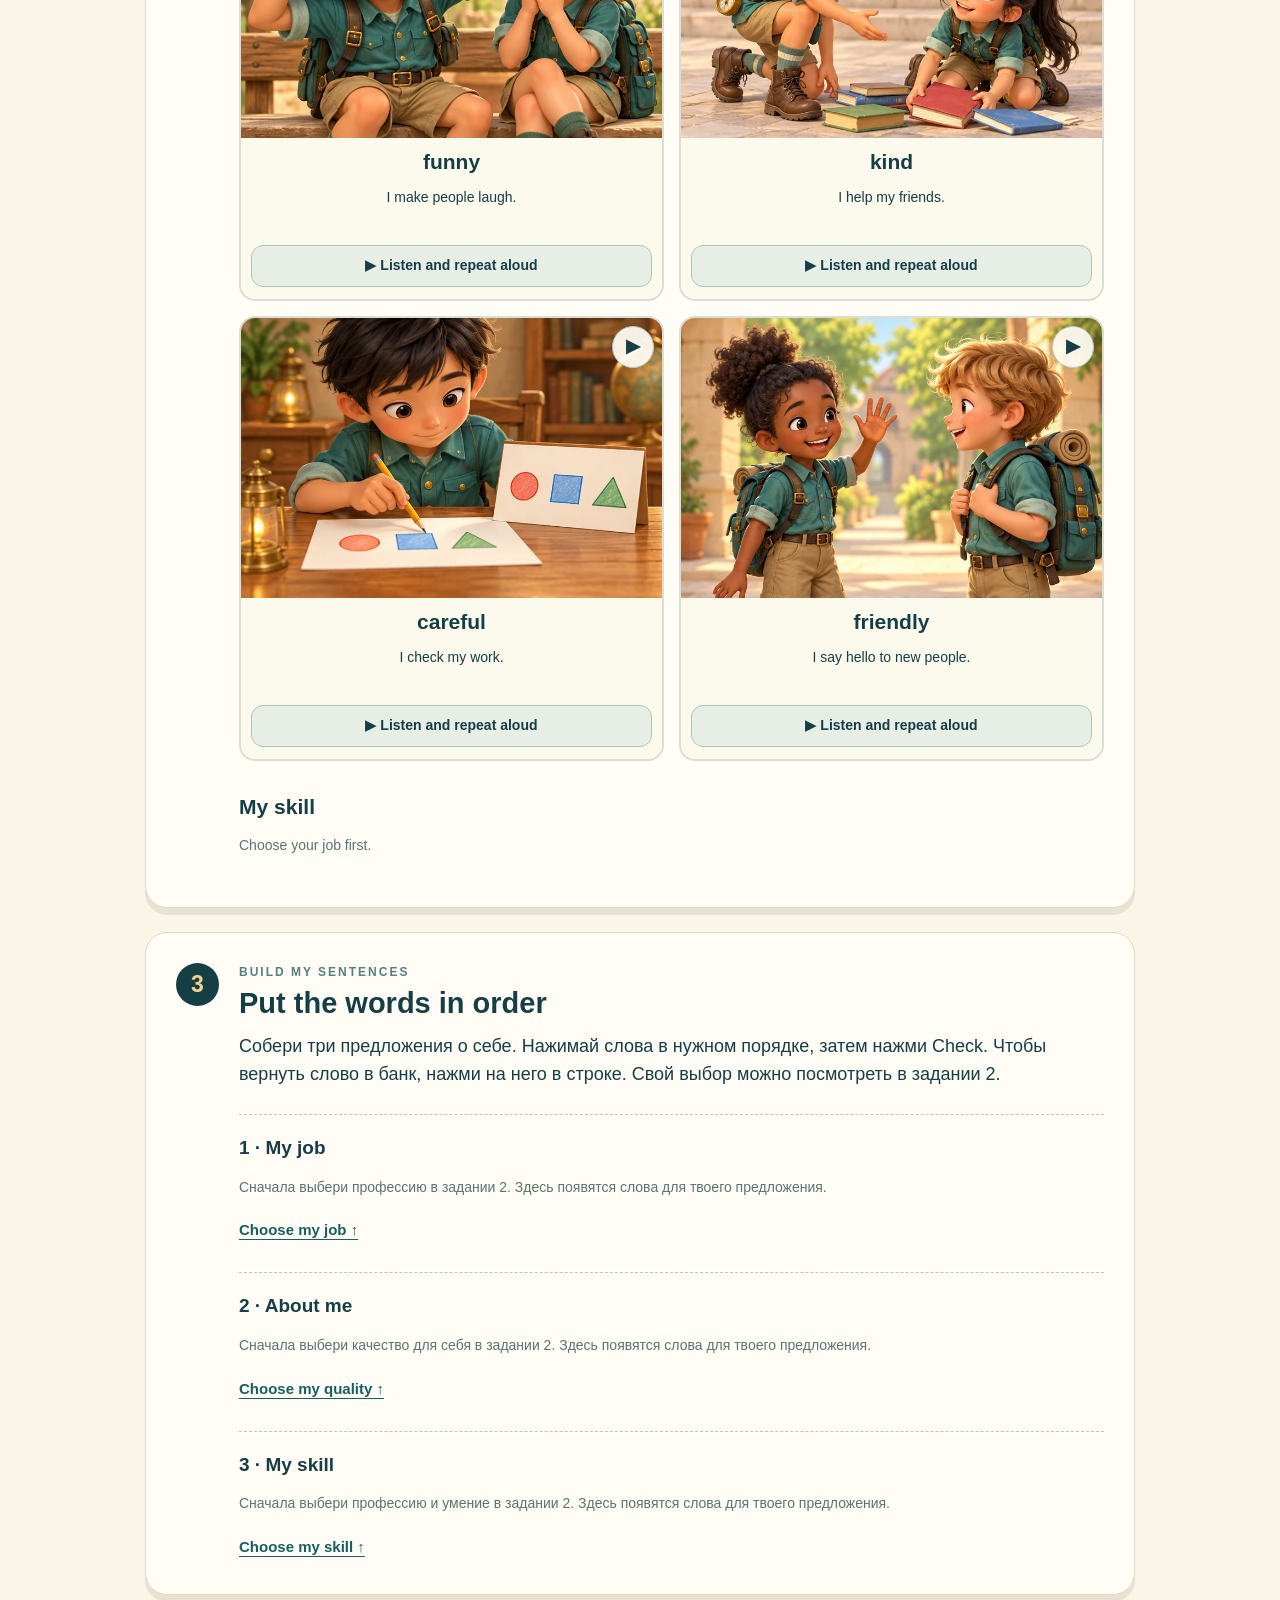
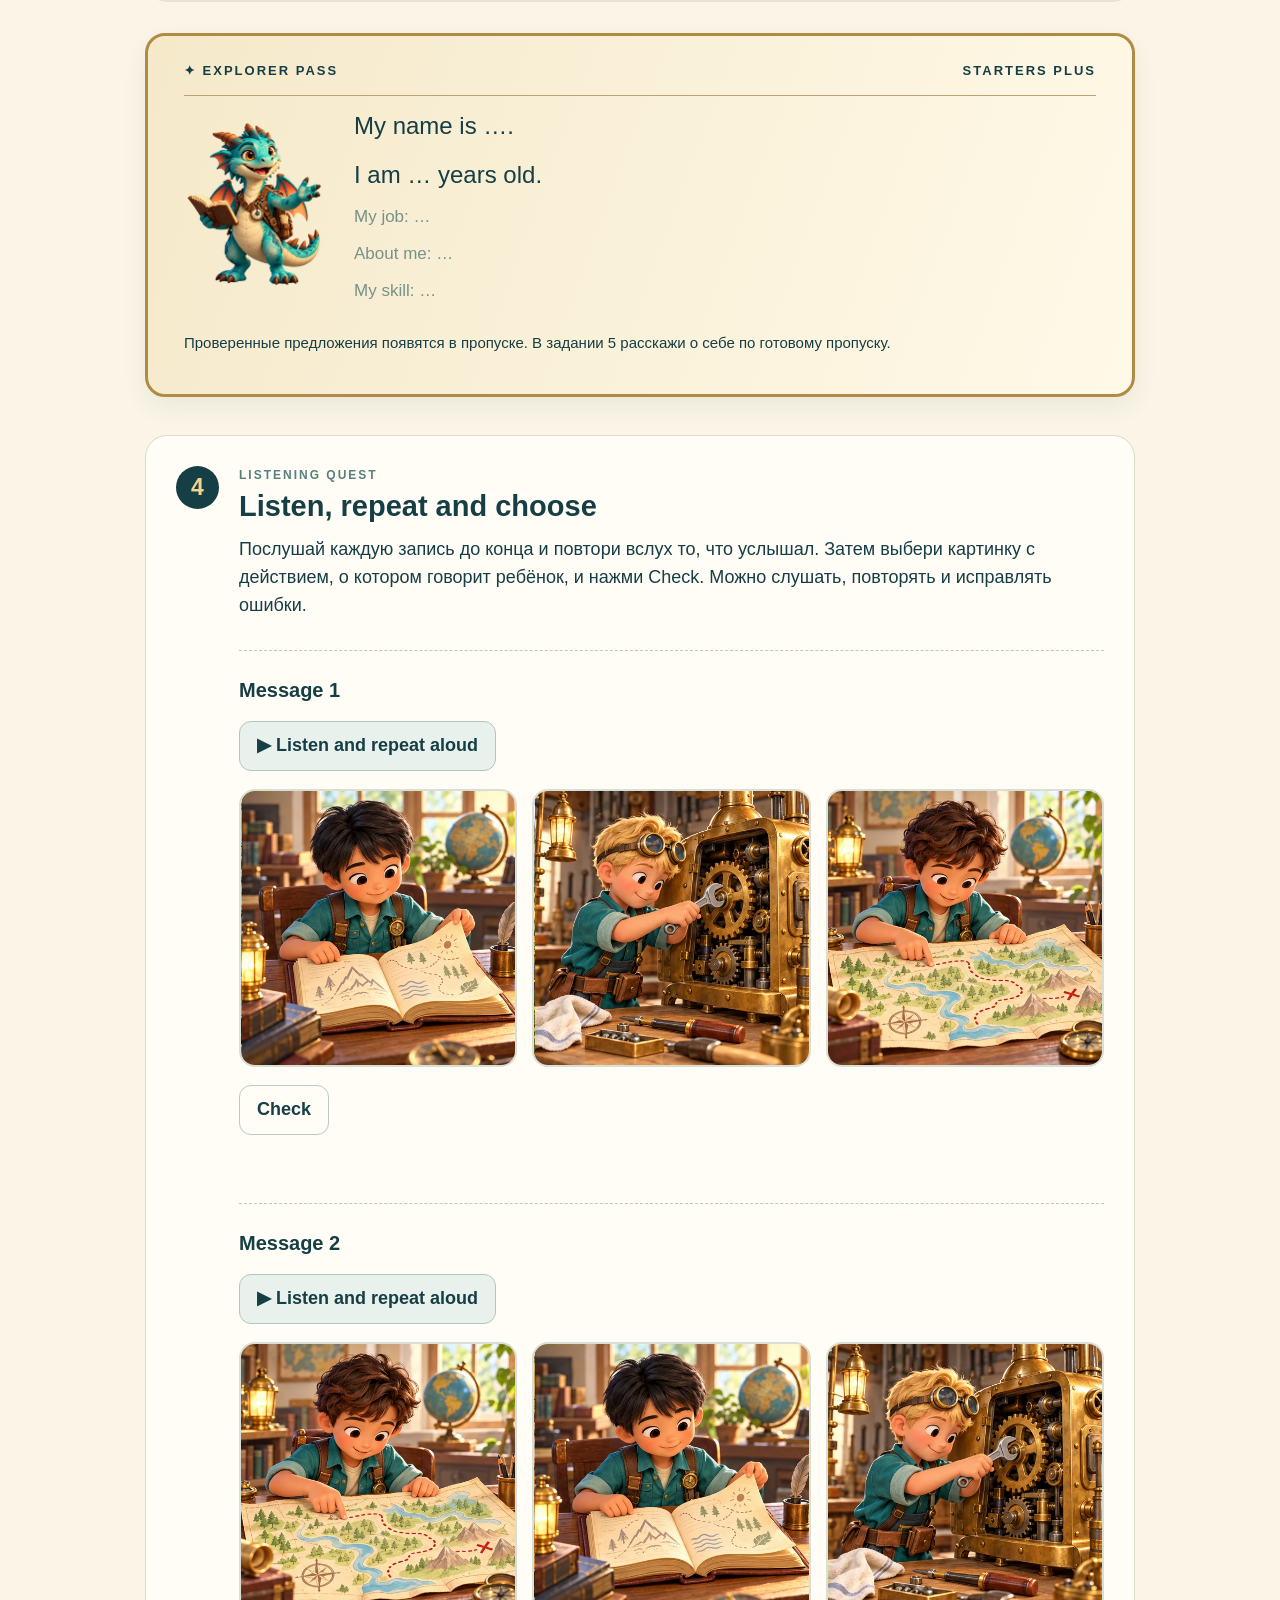
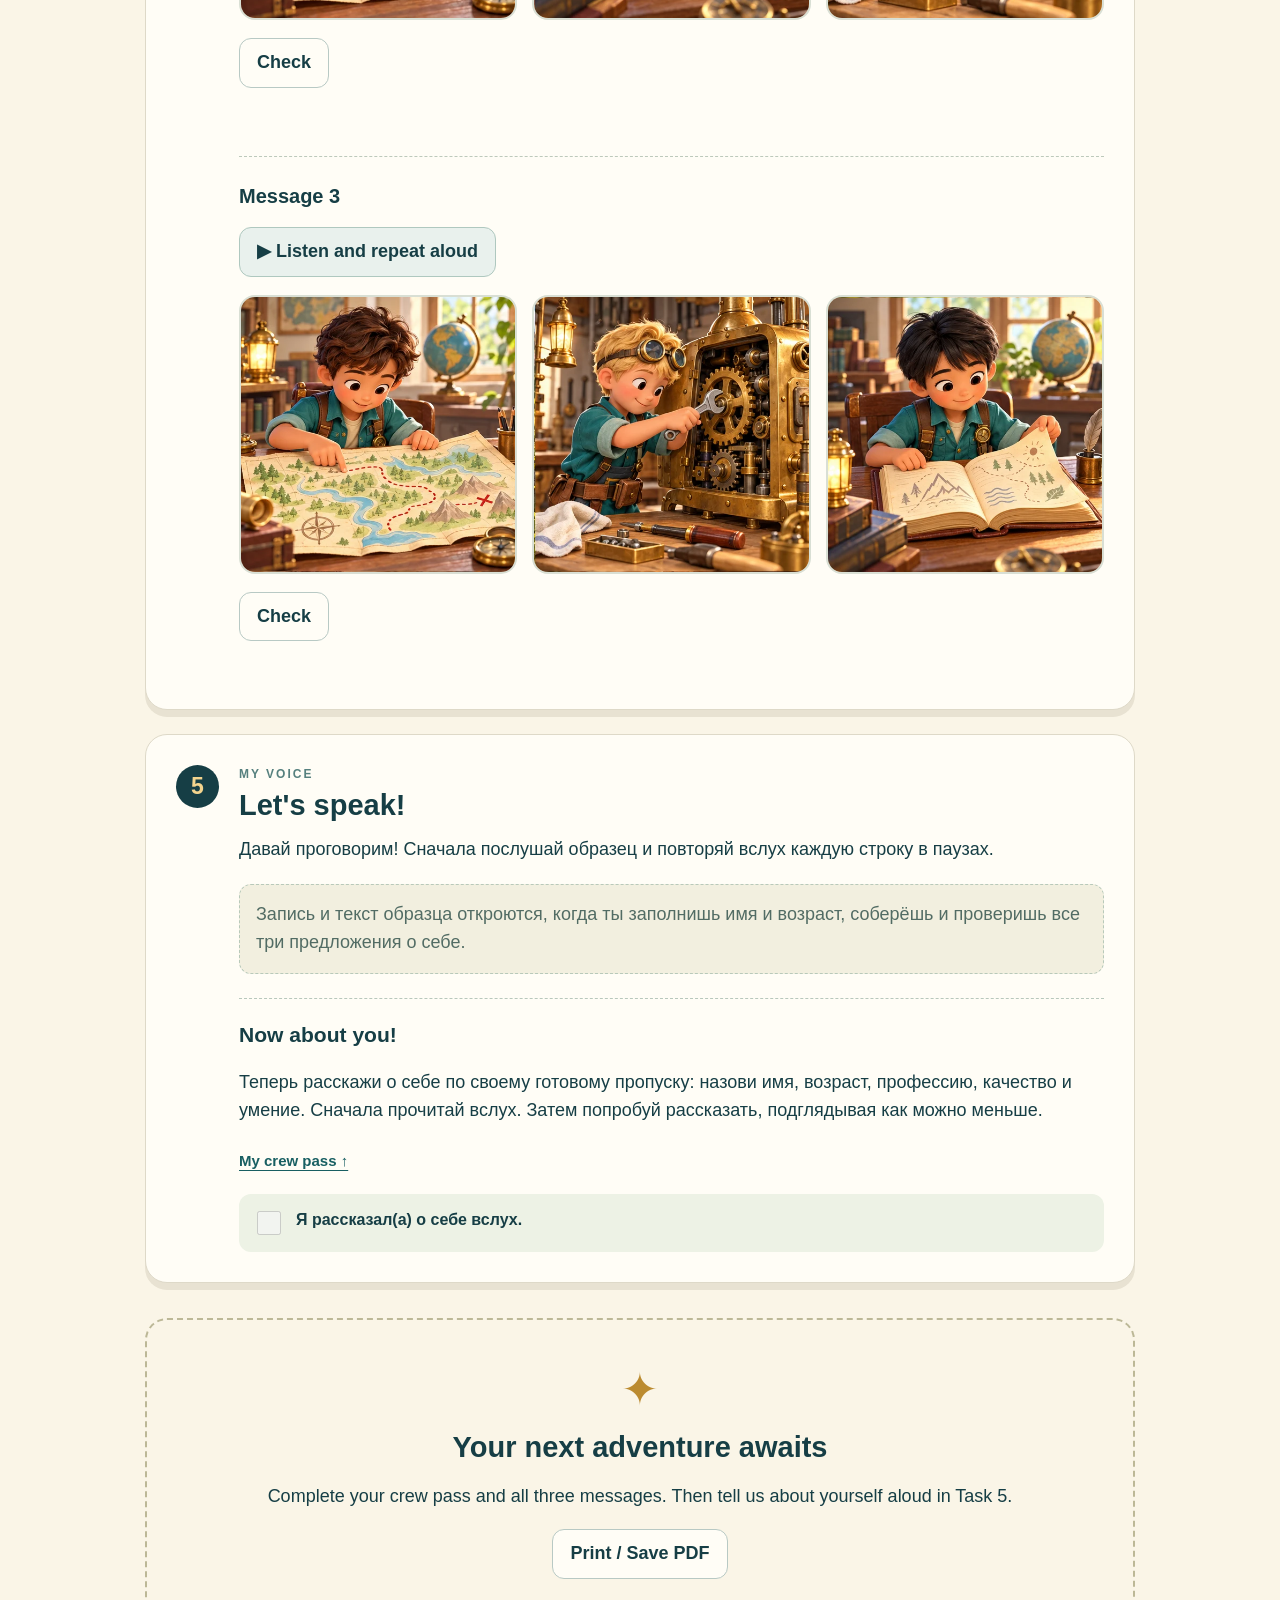
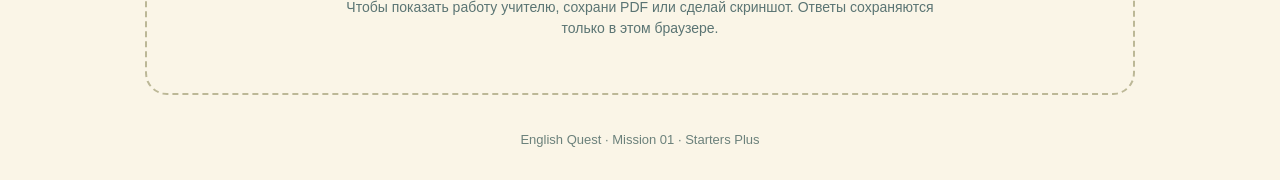
<file: mission-01/bridge/index.html>
<!doctype html>
<html lang="en"><head><meta charset="utf-8"><meta name="viewport" content="width=device-width,initial-scale=1"><meta name="theme-color" content="#153f45"><title>Mission 01 · Starters Plus</title><link rel="stylesheet" href="bridge.css?v=20261026-1"></head>
<body><header><div class="brand">✦ ENGLISH QUEST <span>MISSION 01 · STARTERS PLUS</span></div><div class="welcome"><div><p class="eyebrow">YOUR NEXT ADVENTURE</p><h1>Join the crew!</h1><p lang="ru">Заполни пропуск, выбери свою роль и собери короткий рассказ о себе.</p><p class="tag">5 tasks · 10–12 minutes</p><a class="primary" href="#task1">Let's go ↓</a></div><img src="../assets/tiko-field-guide.webp" alt="Tiko welcomes you" width="260" height="320"></div></header>
<main><div class="toolbar"><p id="saveStatus" role="status">Your work saves on this device.</p><button id="restart">Start again</button></div><div class="reset" id="resetBox" hidden><p>Start a new Starters Plus attempt?</p><button id="cancelReset">Keep my work</button><button id="confirmReset">Clear and start again</button></div>
<section id="task1"><div class="step">1</div><div class="section-content"><p class="eyebrow">MY CREW PASS</p><h2>Who are you?</h2><p lang="ru">Напиши своё имя английскими буквами и укажи возраст цифрой.</p><div class="personal"><label>My name<input id="name" maxlength="35" autocomplete="given-name" placeholder="Your name"></label><label>My age<input id="age" type="number" min="5" max="99" inputmode="numeric" placeholder="Age"></label></div></div></section>
<section id="task2"><div class="step">2</div><div class="section-content"><p class="eyebrow">MY CHOICES</p><h2>Find your place</h2><p lang="ru">Выбери одну профессию, одно качество для себя и одно умение. Нажимай ▶, чтобы послушать и повторить вслух слова и предложения. Умения появятся после выбора профессии.</p><h3>My job</h3><div id="jobs" class="choices"></div><h3>About me</h3><div id="traits" class="choices traits"></div><h3>My skill</h3><p id="skillHint" class="small">Choose your job first.</p><div id="skills" class="choices traits"></div></div></section>
<section id="task3"><div class="step">3</div><div class="section-content"><p class="eyebrow">BUILD MY SENTENCES</p><h2>Put the words in order</h2><p lang="ru">Собери три предложения о себе. Нажимай слова в нужном порядке, затем нажми Check. Чтобы вернуть слово в банк, нажми на него в строке. Свой выбор можно посмотреть в задании 2.</p><div id="sentences"></div></div></section>
<aside class="passport"><div class="passport-top"><span>✦ EXPLORER PASS</span><span>STARTERS PLUS</span></div><div class="passport-body"><img src="../assets/tiko-field-guide.webp" alt="" width="140" height="180"><div id="myCard" class="sentences"></div></div><p lang="ru">Проверенные предложения появятся в пропуске. В задании 5 расскажи о себе по готовому пропуску.</p></aside>
<section id="task4"><div class="step">4</div><div class="section-content"><p class="eyebrow">LISTENING QUEST</p><h2>Listen, repeat and choose</h2><p lang="ru">Послушай каждую запись до конца и повтори вслух то, что услышал. Затем выбери картинку с действием, о котором говорит ребёнок, и нажми Check. Можно слушать, повторять и исправлять ошибки.</p><div id="listening"></div></div></section>
<section id="task5"><div class="step">5</div><div class="section-content"><p class="eyebrow">MY VOICE</p><h2>Let's speak!</h2><p lang="ru">Давай проговорим! Сначала послушай образец и повторяй вслух каждую строку в паузах.</p><p id="speakingLocked" class="speaking-locked" lang="ru">Запись и текст образца откроются, когда ты заполнишь имя и возраст, соберёшь и проверишь все три предложения о себе.</p><div id="speakingPractice" hidden><button class="audio speaking-audio" data-audio="speak-model">▶ Listen and repeat aloud</button><p class="small" lang="ru">В записи есть паузы, чтобы ты успел(а) повторить каждую строку.</p><div class="speaking-model" lang="en"><p>Hello!</p><p>My name is Ben.</p><p>I am eight years old.</p><p>I am a navigator.</p><p>I am friendly.</p><p>I can read maps.</p></div><p id="speakingAudioStatus" class="small" role="status"></p></div><div class="speaking-own"><h3>Now about you!</h3><p lang="ru">Теперь расскажи о себе по своему готовому пропуску: назови имя, возраст, профессию, качество и умение. Сначала прочитай вслух. Затем попробуй рассказать, подглядывая как можно меньше.</p><a href="#myCard" class="choice-link">My crew pass ↑</a><label class="read" lang="ru"><input type="checkbox" id="read"> Я рассказал(а) о себе вслух.</label></div></div></section>
<section class="finish" id="finish"><span class="medal">✦</span><h2 id="finishTitle">Your next adventure awaits</h2><p id="finishStatus" role="status"></p><button id="print">Print / Save PDF</button><p class="small" lang="ru">Чтобы показать работу учителю, сохрани PDF или сделай скриншот. Ответы сохраняются только в этом браузере.</p></section><footer>English Quest · Mission 01 · Starters Plus</footer></main><p id="audioStatus" class="audio-status" role="status" aria-live="polite"></p><audio id="player" preload="none"></audio><script src="bridge.js?v=20261026-1"></script></body></html>
</file>
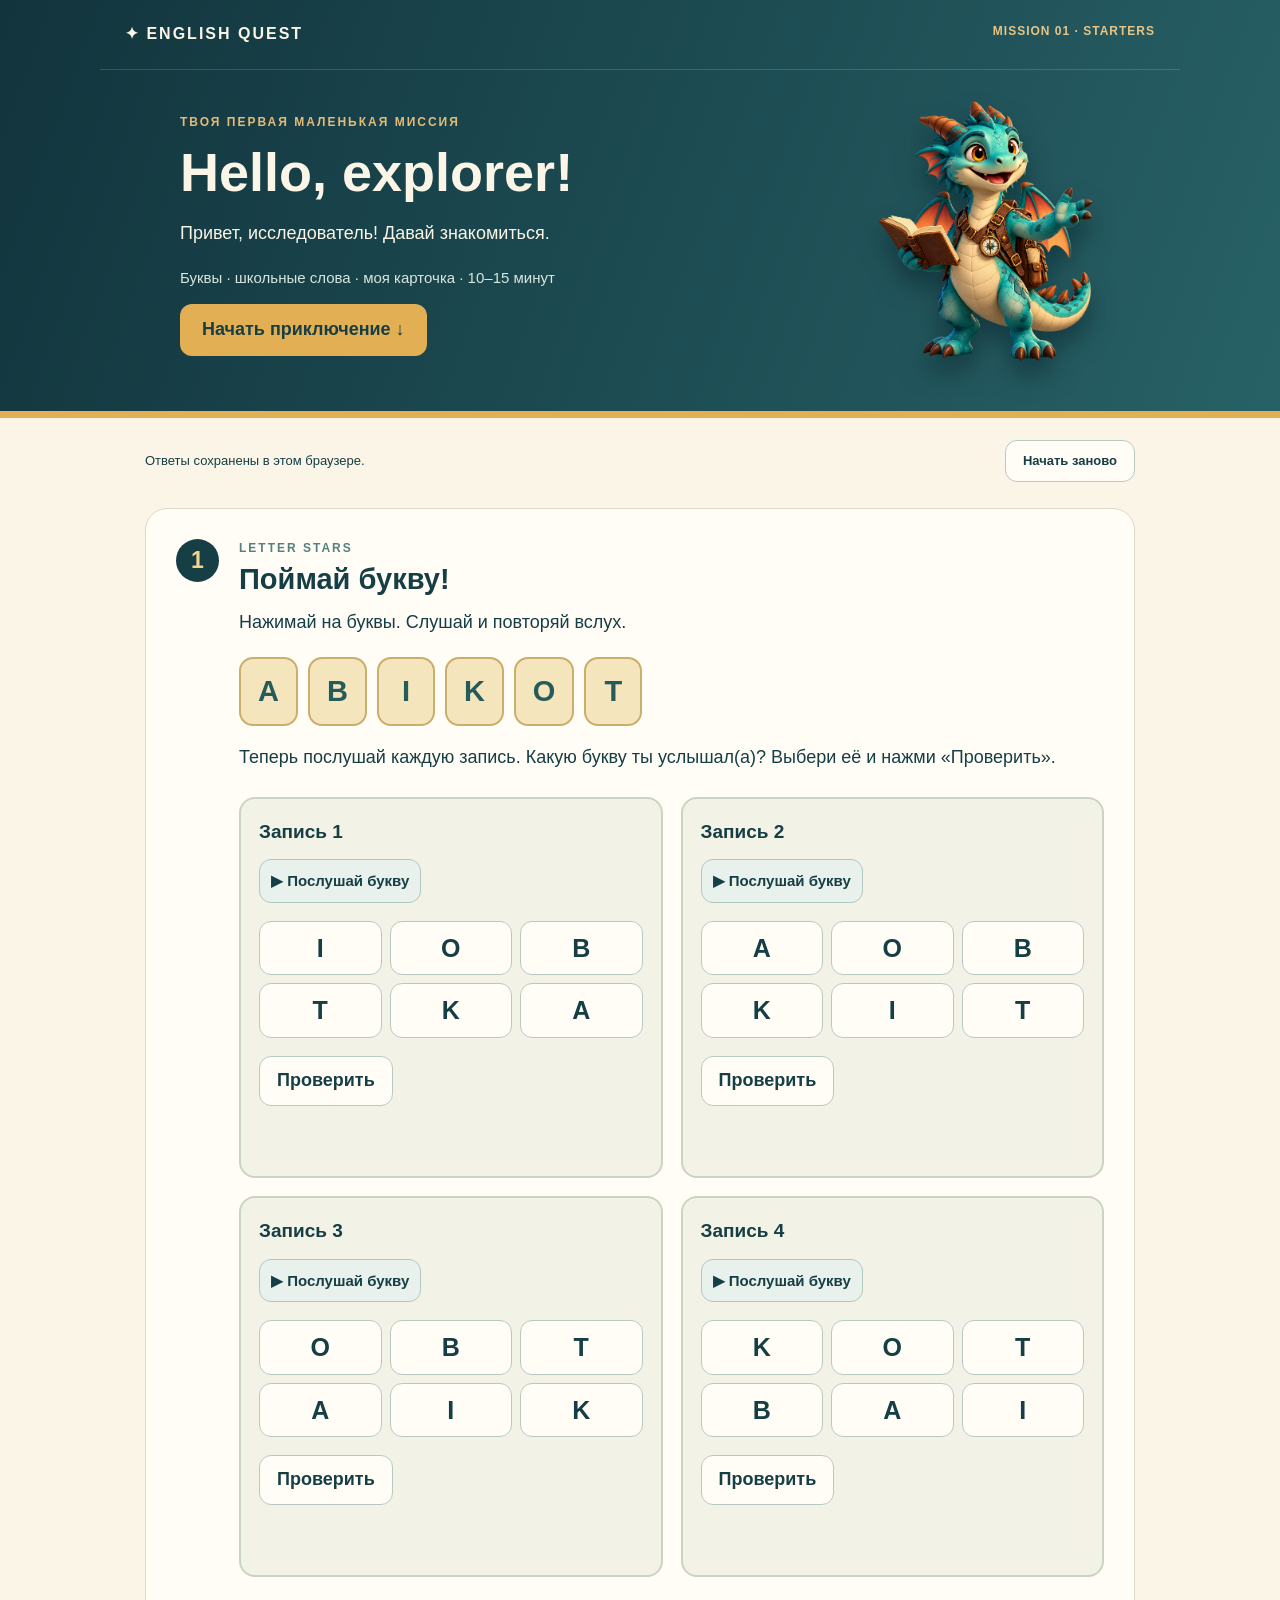
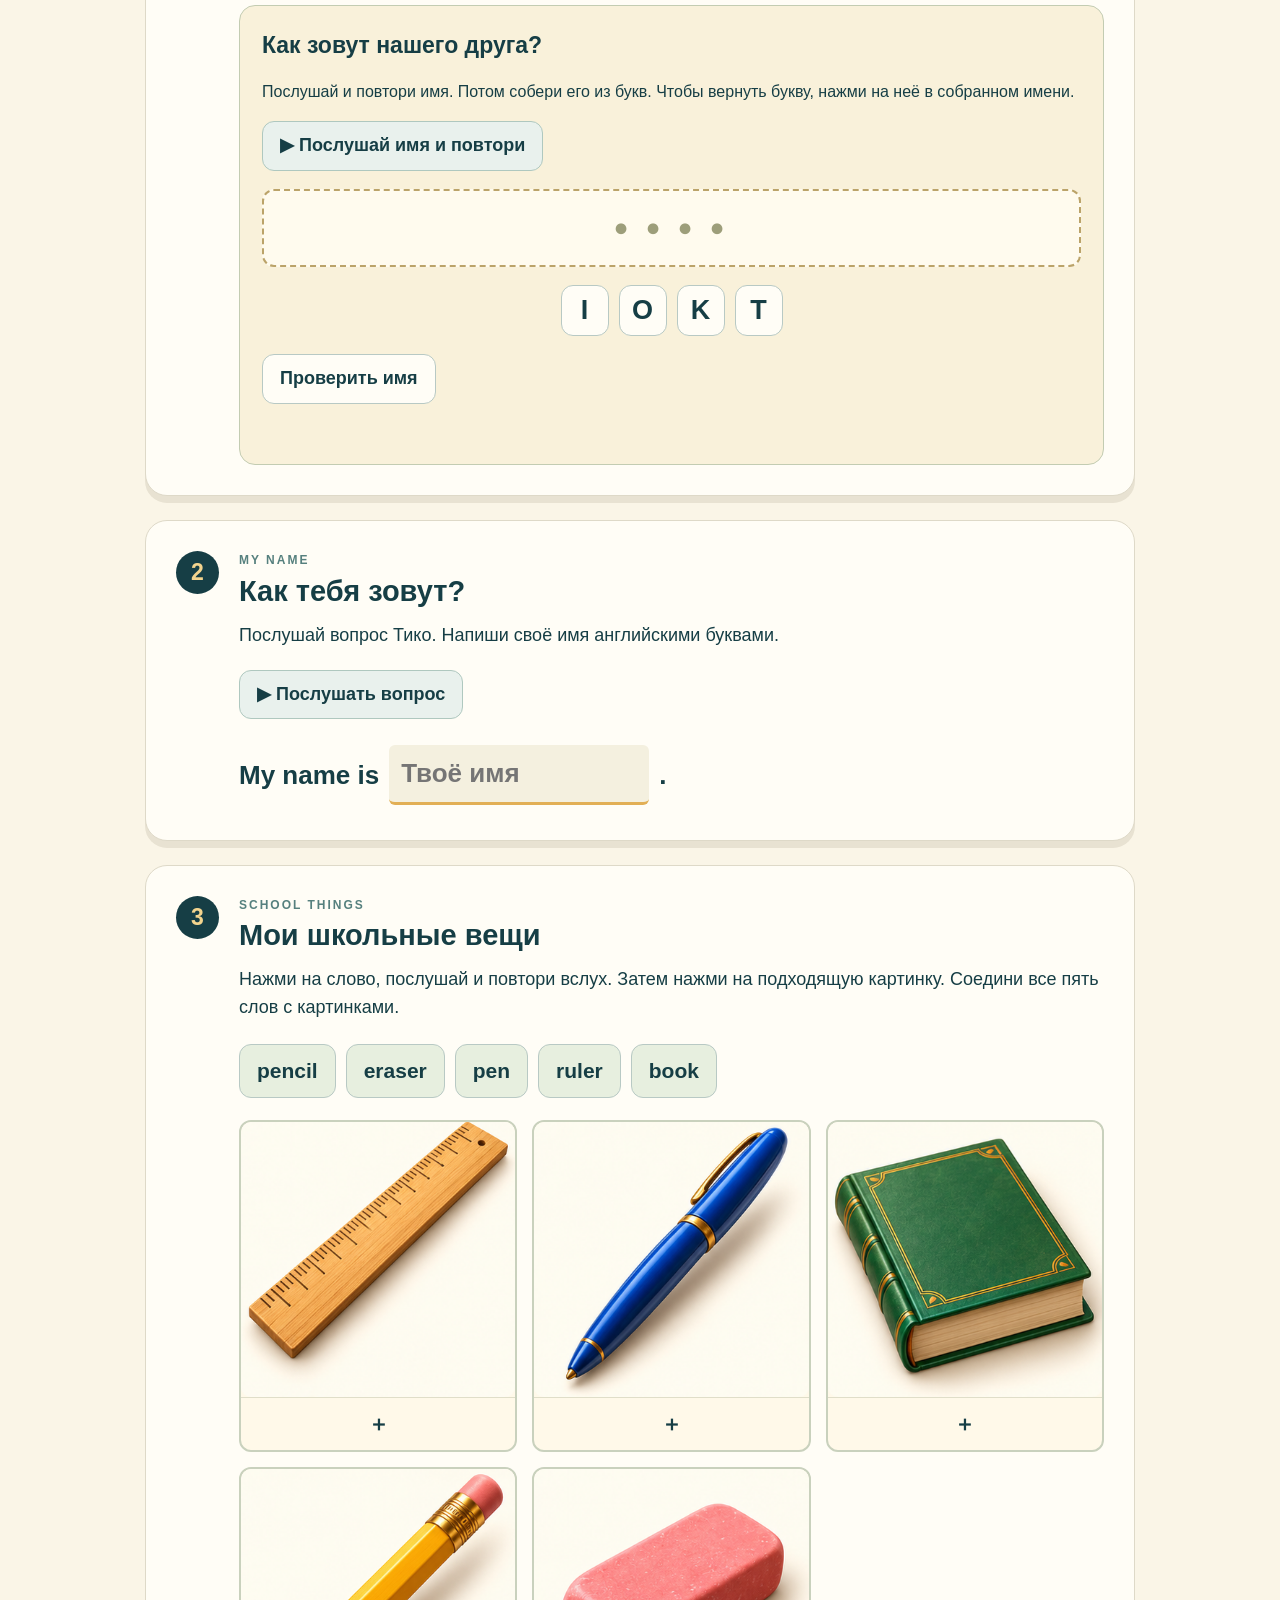
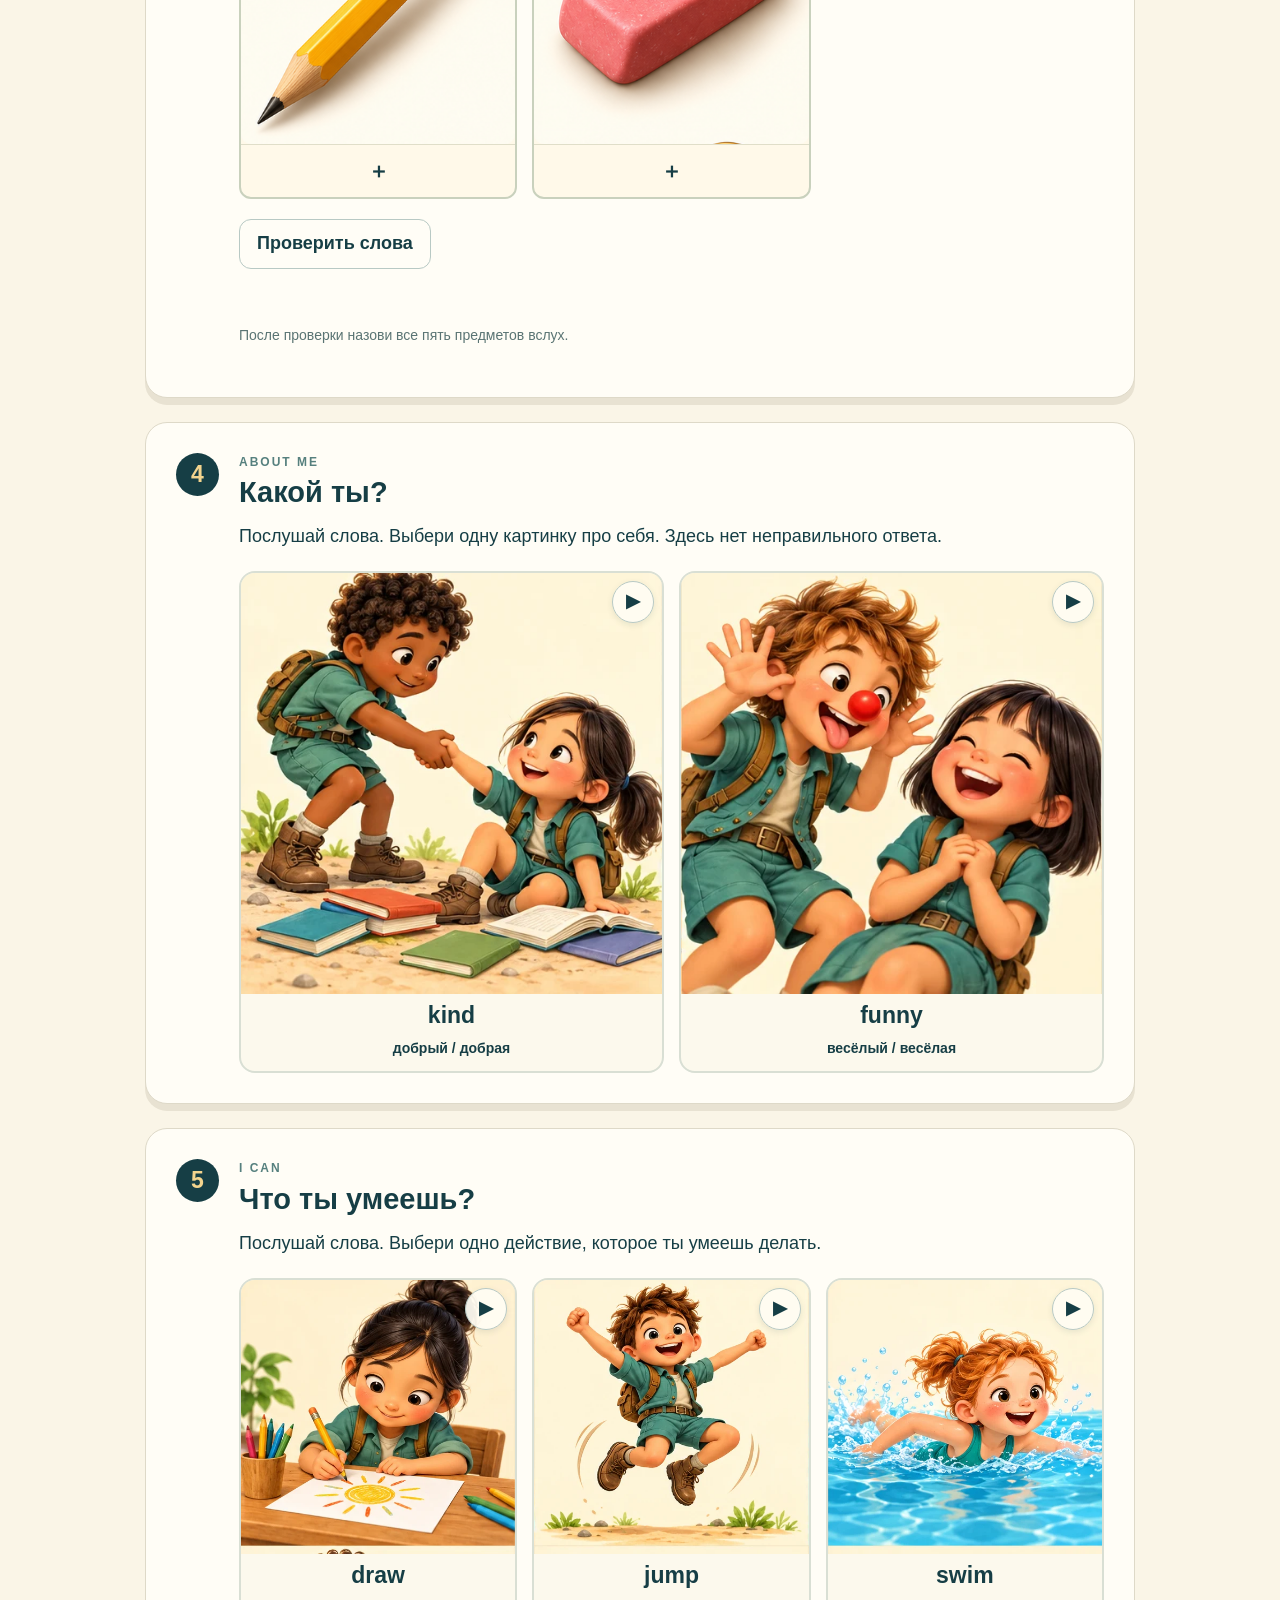
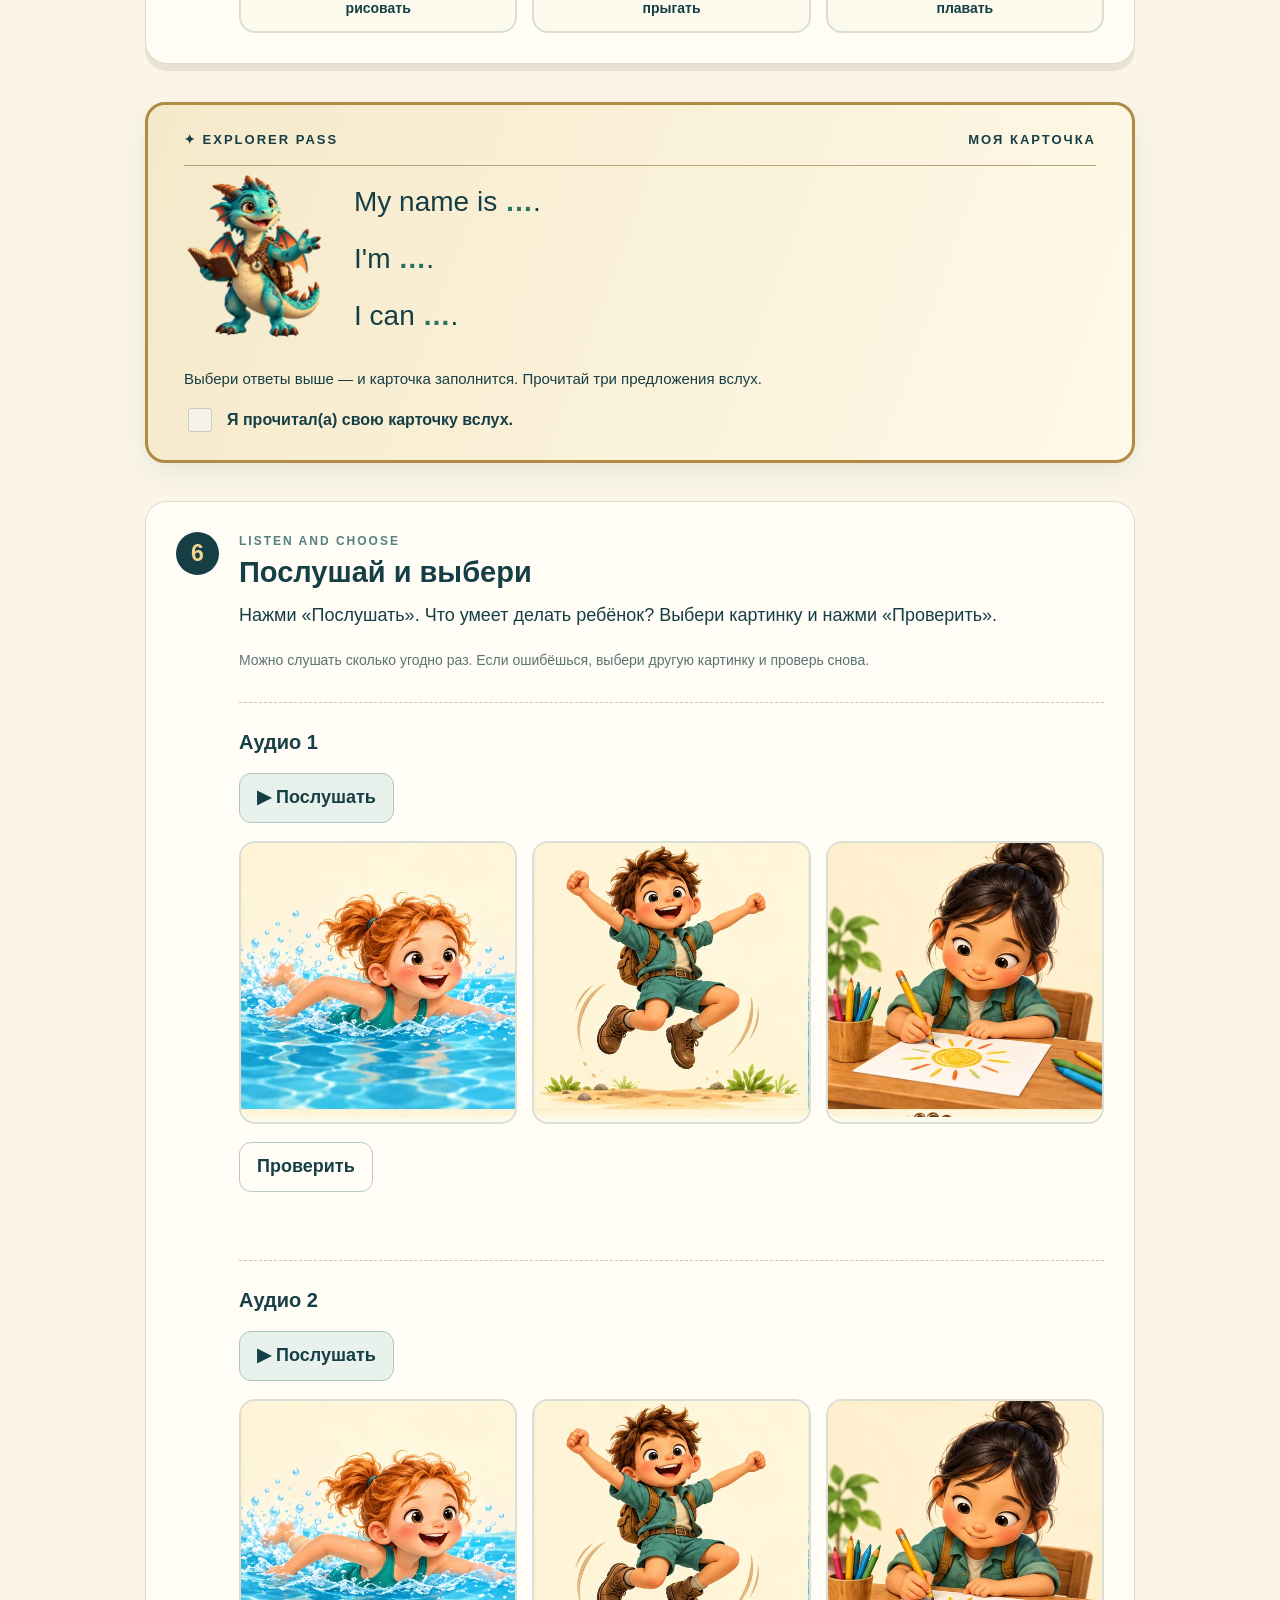
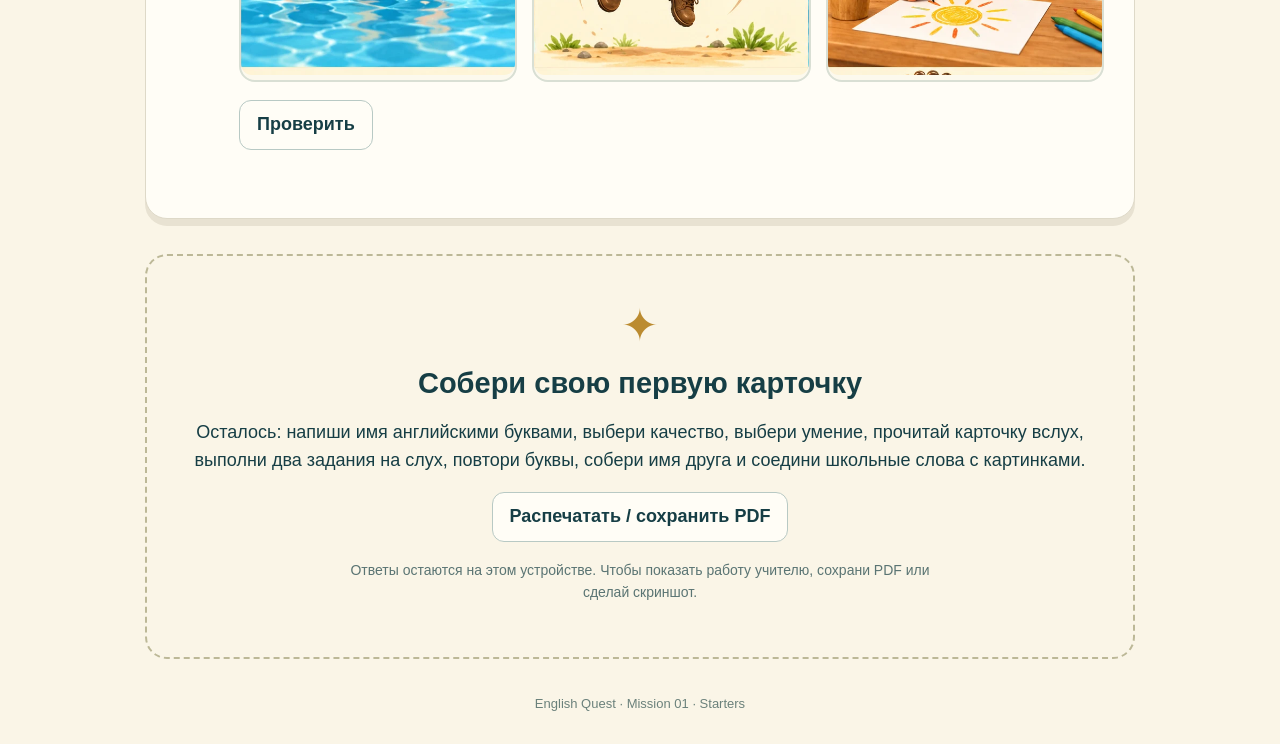
<file: mission-01/starters/index.html>
<!doctype html>
<html lang="ru"><head><meta charset="utf-8"><meta name="viewport" content="width=device-width,initial-scale=1"><meta name="theme-color" content="#153f45"><title>Миссия 1 · Starters · Моя первая карточка</title><link rel="stylesheet" href="simple.css?v=20261029-1"><link rel="stylesheet" href="review.css?v=20261029-1"></head>
<body><header><div class="brand">✦ ENGLISH QUEST <span>MISSION 01 · STARTERS</span></div><div class="welcome"><div><p class="eyebrow">ТВОЯ ПЕРВАЯ МАЛЕНЬКАЯ МИССИЯ</p><h1>Hello, explorer!</h1><p>Привет, исследователь! Давай знакомиться.</p><p class="tag">Буквы · школьные слова · моя карточка · 10–15 минут</p><a class="primary" href="#letters">Начать приключение ↓</a></div><img src="../assets/tiko-field-guide.webp" alt="Тико приветствует тебя" width="260" height="320"></div></header>
<main><div class="toolbar"><p id="saveStatus" role="status">Ответы сохраняются в этом браузере.</p><button id="restart">Начать заново</button></div><div class="reset" id="resetBox" hidden><p>Очистить ответы этой простой версии и начать заново?</p><button id="cancelReset">Оставить ответы</button><button id="confirmReset">Да, начать заново</button></div>
<section id="letters"><div class="step">1</div><div class="section-content"><p class="eyebrow">LETTER STARS</p><h2>Поймай букву!</h2><p>Нажимай на буквы. Слушай и повторяй вслух.</p><div class="letter-study" id="letterStudy"></div><p>Теперь послушай каждую запись. Какую букву ты услышал(а)? Выбери её и нажми «Проверить».</p><div id="letterQuestions" class="letter-questions"></div><div class="name-builder"><h3>Как зовут нашего друга?</h3><p>Послушай и повтори имя. Потом собери его из букв. Чтобы вернуть букву, нажми на неё в собранном имени.</p><button class="audio" data-audio="letters-name">▶ Послушай имя и повтори</button><div id="builtName" class="built-name" aria-label="Твоё собранное имя"></div><div id="nameLetters" class="name-letters" aria-label="Буквы для имени"></div><button id="checkGuideName" type="button">Проверить имя</button><p id="guideNameFeedback" class="feedback" role="status"></p></div></div></section>
<section id="task1"><div class="step">2</div><div class="section-content"><p class="eyebrow">MY NAME</p><h2>Как тебя зовут?</h2><p>Послушай вопрос Тико. Напиши своё имя английскими буквами.</p><button class="audio" data-audio="name">▶ Послушать вопрос</button><label class="name-line" for="name"><span lang="en">My name is</span><input id="name" maxlength="35" autocomplete="given-name" placeholder="Твоё имя"><span>.</span></label></div></section>
<section id="school"><div class="step">3</div><div class="section-content"><p class="eyebrow">SCHOOL THINGS</p><h2>Мои школьные вещи</h2><p>Нажми на слово, послушай и повтори вслух. Затем нажми на подходящую картинку. Соедини все пять слов с картинками.</p><div id="schoolWords" class="school-words" aria-label="Школьные слова"></div><p id="schoolImageError" class="small" hidden>Картинки не загрузились. <button id="retrySchool" type="button">Загрузить ещё раз</button></p><div id="schoolPictures" class="school-pictures"></div><button id="checkSchool" type="button">Проверить слова</button><p id="schoolFeedback" class="feedback" role="status"></p><p class="small">После проверки назови все пять предметов вслух.</p></div></section>
<section id="task2"><div class="step">4</div><div class="section-content"><p class="eyebrow">ABOUT ME</p><h2>Какой ты?</h2><p>Послушай слова. Выбери одну картинку про себя. Здесь нет неправильного ответа.</p><div class="choices traits" id="traits"></div></div></section>
<section id="task3"><div class="step">5</div><div class="section-content"><p class="eyebrow">I CAN</p><h2>Что ты умеешь?</h2><p>Послушай слова. Выбери одно действие, которое ты умеешь делать.</p><div class="choices" id="skills"></div></div></section>
<aside class="passport"><div class="passport-top"><span>✦ EXPLORER PASS</span><span>МОЯ КАРТОЧКА</span></div><div class="passport-body"><img src="../assets/tiko-field-guide.webp" alt="" width="140" height="180"><div class="sentences" lang="en"><p>My name is <strong id="cardName">…</strong>.</p><p>I'm <strong id="cardTrait">…</strong>.</p><p>I can <strong id="cardSkill">…</strong>.</p></div></div><p>Выбери ответы выше — и карточка заполнится. Прочитай три предложения вслух.</p><label class="read"><input type="checkbox" id="read"> Я прочитал(а) свою карточку вслух.</label></aside>
<section id="task4"><div class="step">6</div><div class="section-content"><p class="eyebrow">LISTEN AND CHOOSE</p><h2>Послушай и выбери</h2><p>Нажми «Послушать». Что умеет делать ребёнок? Выбери картинку и нажми «Проверить».</p><p class="small">Можно слушать сколько угодно раз. Если ошибёшься, выбери другую картинку и проверь снова.</p><div id="listening"></div></div></section>
<section class="finish" id="finish"><span class="medal">✦</span><h2 id="finishTitle">Собери свою первую карточку</h2><p id="finishStatus" role="status"></p><button id="print">Распечатать / сохранить PDF</button><p class="small">Ответы остаются на этом устройстве. Чтобы показать работу учителю, сохрани PDF или сделай скриншот.</p></section><footer>English Quest · Mission 01 · Starters</footer></main><p id="audioStatus" class="audio-status" role="status" aria-live="polite"></p><audio id="player" preload="none"></audio><script src="review.js?v=20261029-1"></script><script src="simple.js?v=20261029-1"></script></body></html>
</file>
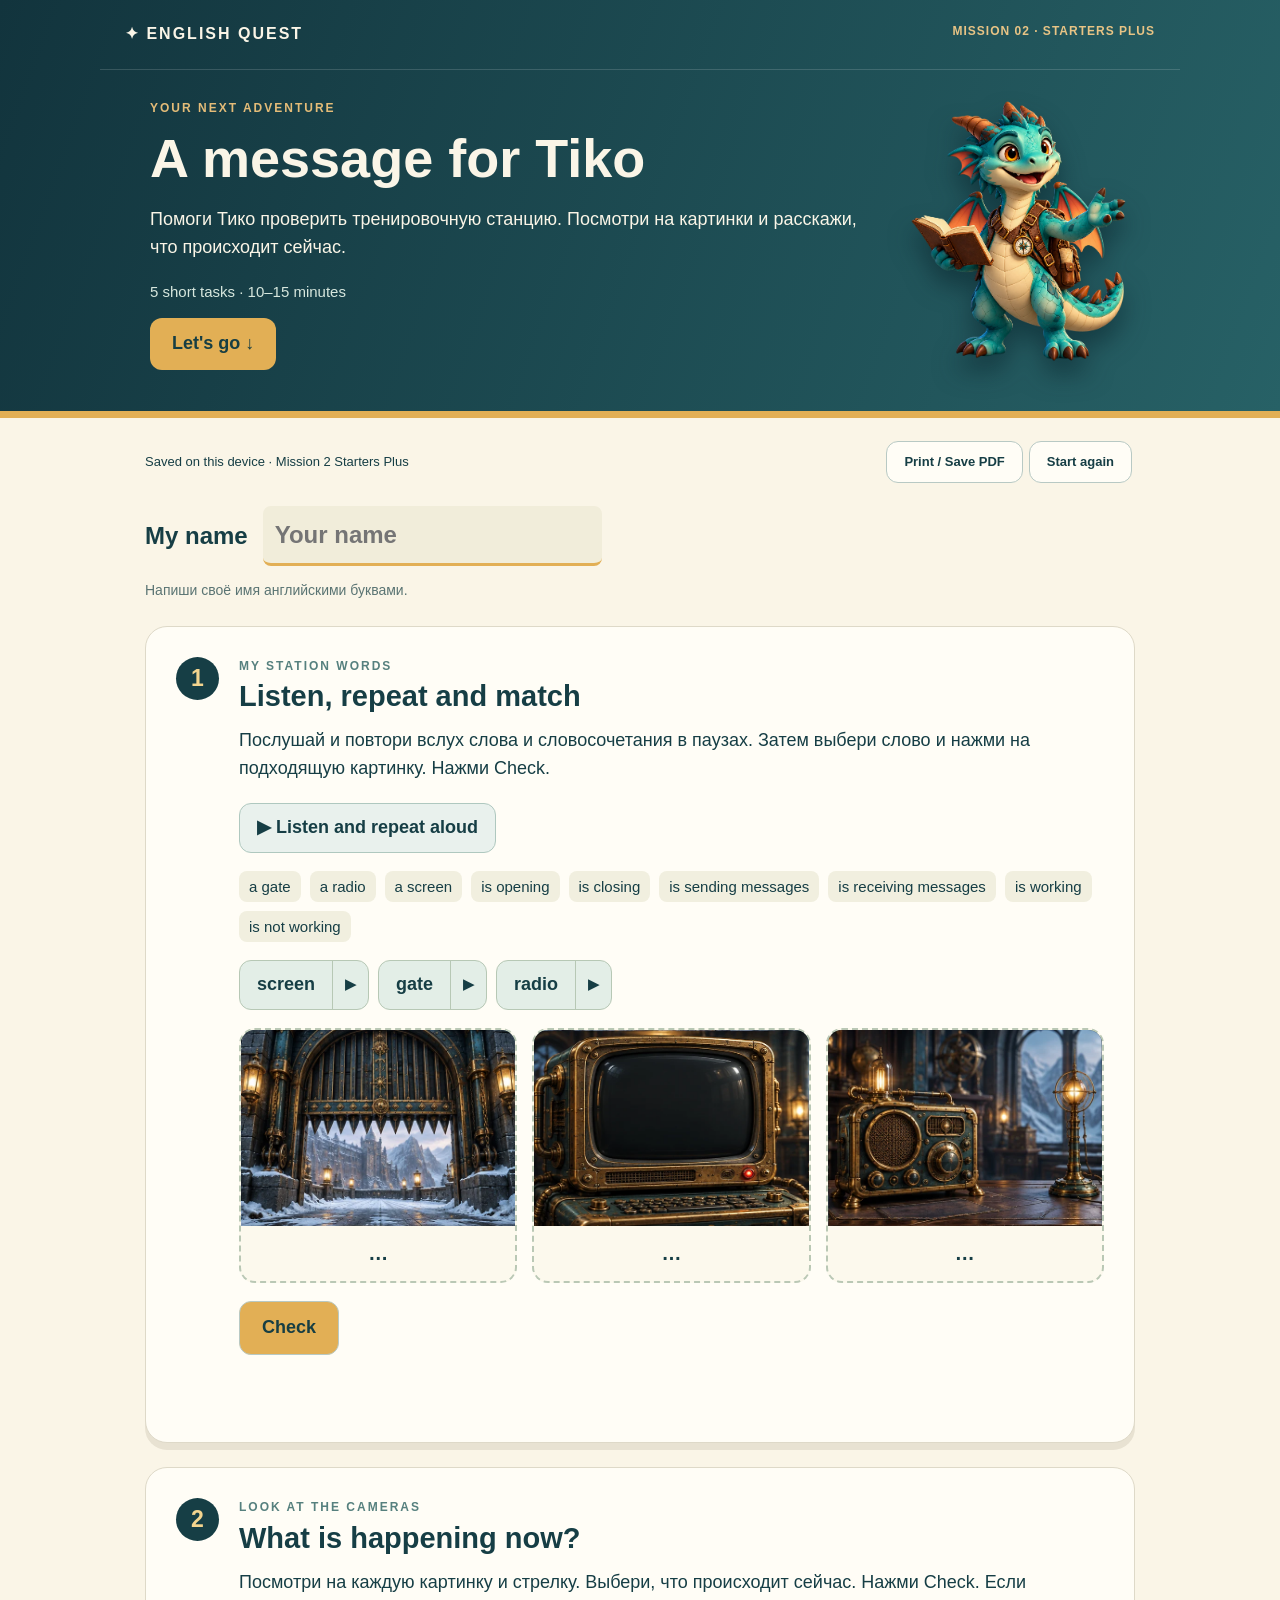
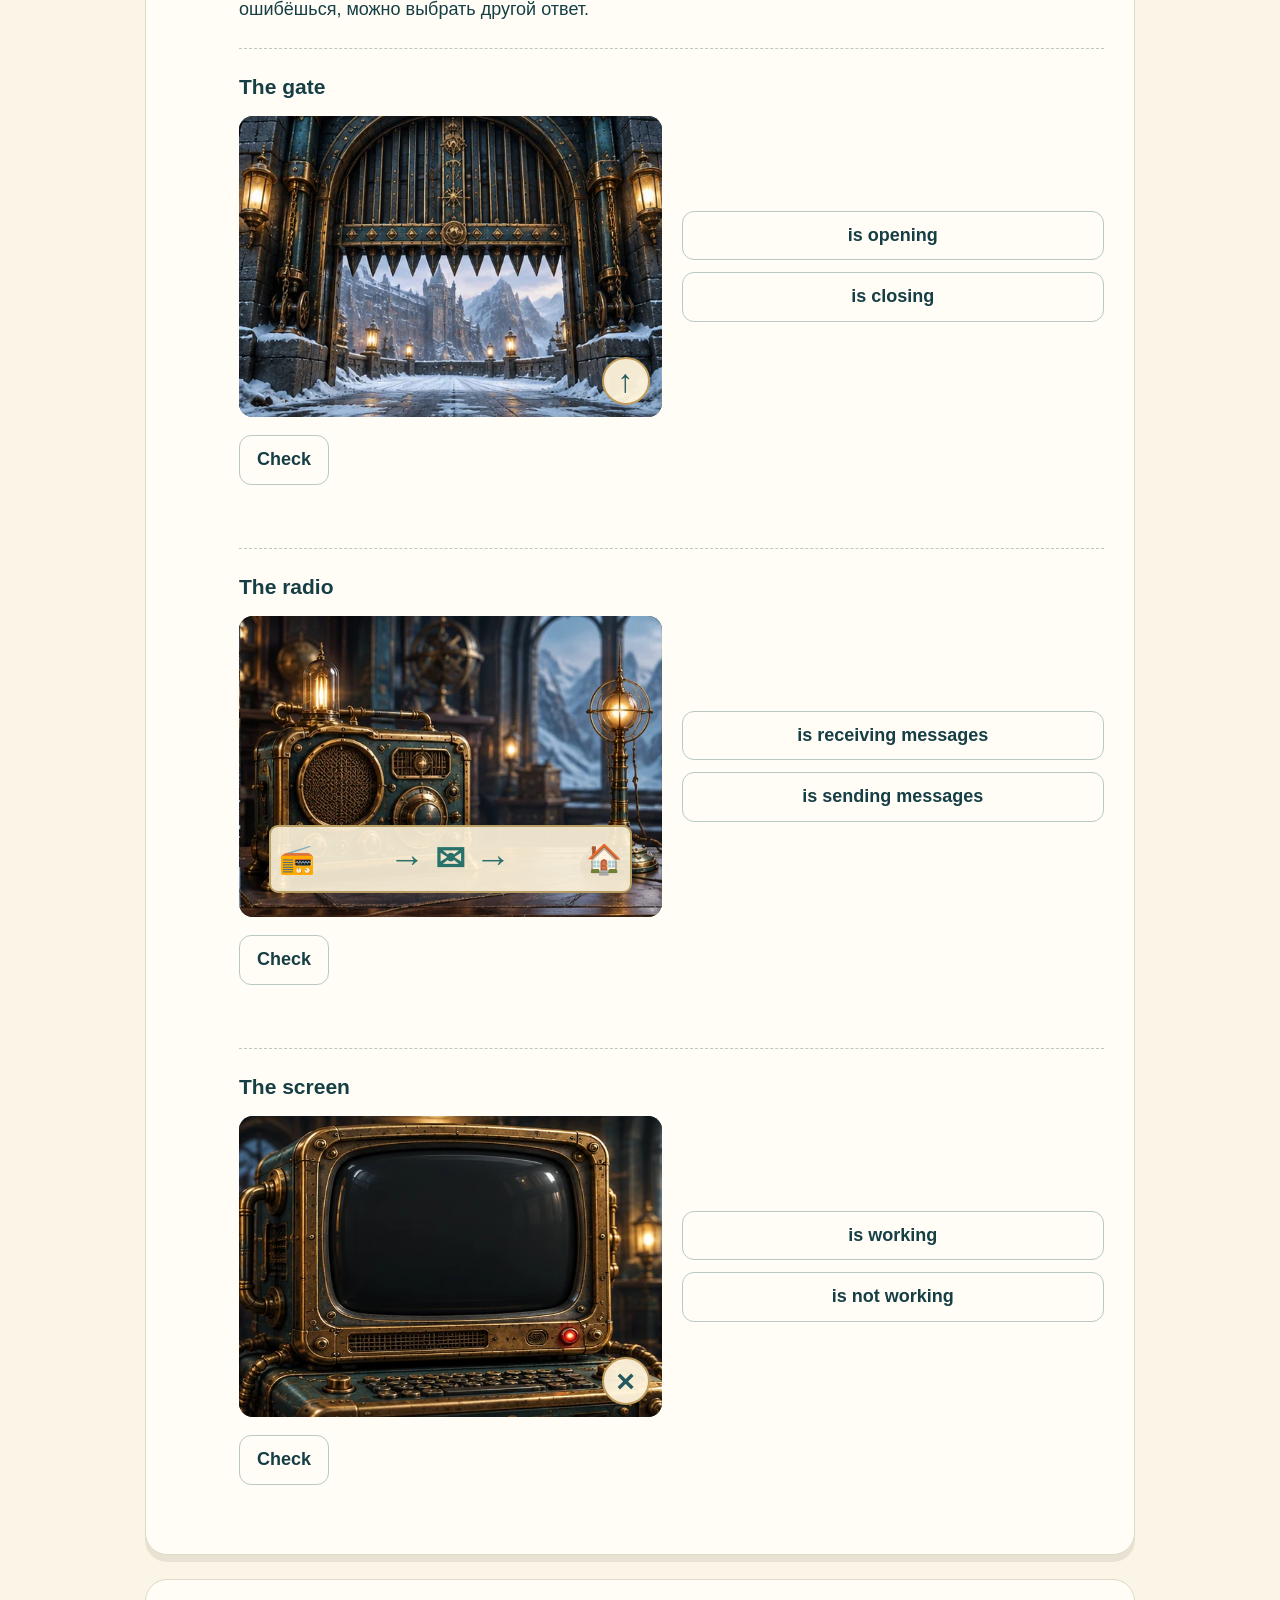
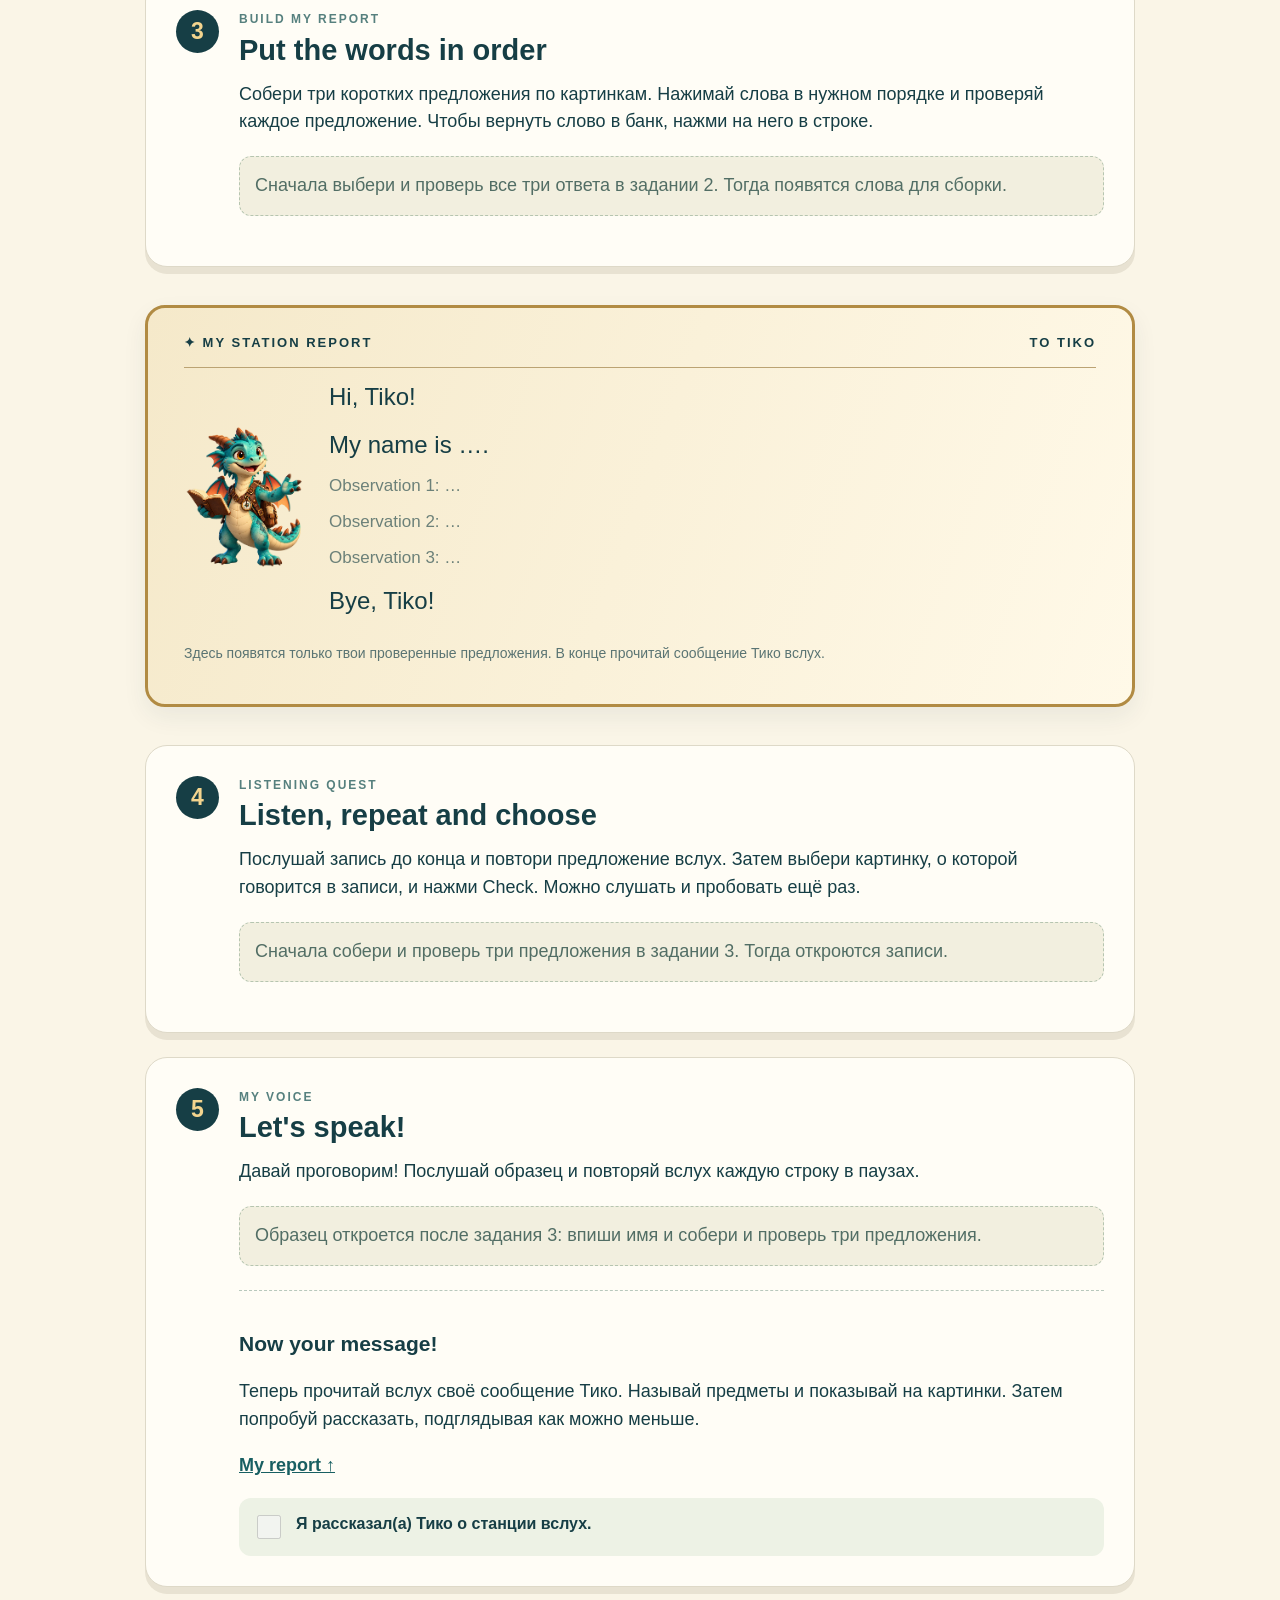
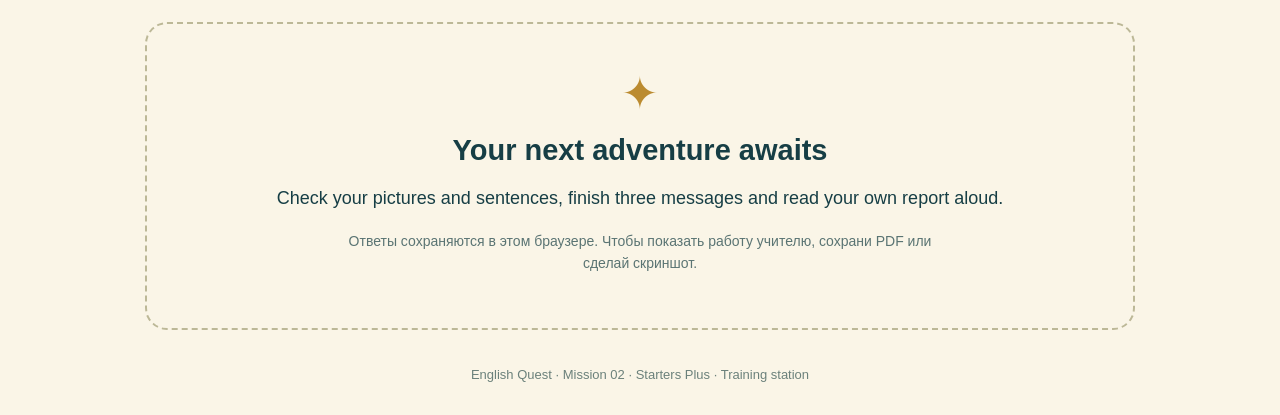
<file: mission-02/bridge/index.html>
<!doctype html>
<html lang="en"><head><meta charset="utf-8"><meta name="viewport" content="width=device-width,initial-scale=1"><meta name="theme-color" content="#153f45"><title>Mission 02 · Starters Plus</title><link rel="stylesheet" href="bridge.css?v=20261026-1"></head>
<body><header><div class="brand">✦ ENGLISH QUEST <span>MISSION 02 · STARTERS PLUS</span></div><div class="welcome"><div><p class="eyebrow">YOUR NEXT ADVENTURE</p><h1>A message for Tiko</h1><p lang="ru">Помоги Тико проверить тренировочную станцию. Посмотри на картинки и расскажи, что происходит сейчас.</p><p class="tag">5 short tasks · 10–15 minutes</p><a class="primary" href="#task1">Let's go ↓</a></div><img src="assets/tiko.webp" alt="Tiko with his notebook" width="240" height="270"></div></header>
<main><div class="toolbar"><p id="saveStatus" role="status">Your work saves on this device.</p><div><button id="print">Print / Save PDF</button><button id="restart">Start again</button></div></div><div class="reset" id="resetBox" hidden><p lang="ru">Начать новую попытку? Очистятся только ответы этого ДЗ Starters Plus.</p><button id="cancelReset">Keep my work</button><button id="confirmReset">Clear and start again</button></div>
<label class="name">My name <input id="name" autocomplete="given-name" maxlength="35" placeholder="Your name"></label><p class="small" lang="ru">Напиши своё имя английскими буквами.</p>
<section id="task1"><div class="step">1</div><div class="section-content"><p class="eyebrow">MY STATION WORDS</p><h2>Listen, repeat and match</h2><p lang="ru">Послушай и повтори вслух слова и словосочетания в паузах. Затем выбери слово и нажми на подходящую картинку. Нажми Check.</p><button class="audio" data-audio="warmup">▶ Listen and repeat aloud</button><div class="word-list" id="wordList"></div><div id="nounBank" class="bank" aria-label="Words to match"></div><div id="nounPictures" class="picture-grid"></div><button class="primary check" id="checkNouns">Check</button><p class="feedback" id="nounFeedback" role="status"></p></div></section>
<section id="task2"><div class="step">2</div><div class="section-content"><p class="eyebrow">LOOK AT THE CAMERAS</p><h2>What is happening now?</h2><p lang="ru">Посмотри на каждую картинку и стрелку. Выбери, что происходит сейчас. Нажми Check. Если ошибёшься, можно выбрать другой ответ.</p><div id="observations"></div></div></section>
<section id="task3"><div class="step">3</div><div class="section-content"><p class="eyebrow">BUILD MY REPORT</p><h2>Put the words in order</h2><p lang="ru">Собери три коротких предложения по картинкам. Нажимай слова в нужном порядке и проверяй каждое предложение. Чтобы вернуть слово в банк, нажми на него в строке.</p><p class="locked" id="buildLock" lang="ru">Сначала выбери и проверь все три ответа в задании 2. Тогда появятся слова для сборки.</p><div id="sentences"></div></div></section>
<aside class="report" id="myReport"><div class="report-top"><span>✦ MY STATION REPORT</span><span>TO TIKO</span></div><div class="report-body"><img src="assets/tiko.webp" alt="" width="120" height="150"><div id="reportLines"></div></div><p class="small" lang="ru">Здесь появятся только твои проверенные предложения. В конце прочитай сообщение Тико вслух.</p></aside>
<section id="task4"><div class="step">4</div><div class="section-content"><p class="eyebrow">LISTENING QUEST</p><h2>Listen, repeat and choose</h2><p lang="ru">Послушай запись до конца и повтори предложение вслух. Затем выбери картинку, о которой говорится в записи, и нажми Check. Можно слушать и пробовать ещё раз.</p><p class="locked" id="listeningLock" lang="ru">Сначала собери и проверь три предложения в задании 3. Тогда откроются записи.</p><div id="listening"></div></div></section>
<section id="task5"><div class="step">5</div><div class="section-content"><p class="eyebrow">MY VOICE</p><h2>Let's speak!</h2><p lang="ru">Давай проговорим! Послушай образец и повторяй вслух каждую строку в паузах.</p><p class="locked" id="speakingLock" lang="ru">Образец откроется после задания 3: впиши имя и собери и проверь три предложения.</p><div id="speakingPractice" hidden><button class="audio" data-audio="model">▶ Listen and repeat aloud</button><p class="small" lang="ru">После каждой строки есть пауза для твоего ответа.</p><div class="speaking-model"><p>Hi, Tiko!</p><p>My name is Ben.</p><p>The gate is opening.</p><p>The radio is sending messages.</p><p>The screen is not working.</p><p>Bye, Tiko!</p></div><p class="small" id="modelStatus" role="status"></p></div><div class="own-voice"><h3>Now your message!</h3><p lang="ru">Теперь прочитай вслух своё сообщение Тико. Называй предметы и показывай на картинки. Затем попробуй рассказать, подглядывая как можно меньше.</p><a href="#myReport">My report ↑</a><label class="read" lang="ru"><input id="read" type="checkbox"> Я рассказал(а) Тико о станции вслух.</label></div></div></section>
<section class="finish" id="finish"><span class="medal">✦</span><h2 id="finishTitle">Your next adventure awaits</h2><p id="finishStatus" role="status"></p><p class="small" lang="ru">Ответы сохраняются в этом браузере. Чтобы показать работу учителю, сохрани PDF или сделай скриншот.</p></section><footer>English Quest · Mission 02 · Starters Plus · Training station</footer></main><p class="audio-status" id="audioStatus" role="status" aria-live="polite"></p><audio id="player" preload="none"></audio><script src="bridge.js?v=20261026-1"></script></body></html>
</file>
<file: game.css>
:root{--ink:#213b3d;--muted:#5b6c67;--paper:#faf5e7;--teal:#136b69;--gold:#e8b963;--line:#cfc7ad;--red:#a33539;--green:#236846;--night:#0b202b}
*{box-sizing:border-box}html{scroll-behavior:smooth;scroll-padding-top:90px}body{margin:0;color:var(--ink);font:17px/1.6 'Segoe UI',system-ui,sans-serif;background:radial-gradient(ellipse at 80% 10%,#1d4652,transparent 45%),linear-gradient(150deg,#0b202b,#102e39 60%,#091a24);background-attachment:scroll}button,input,textarea{font:inherit}button,a{touch-action:manipulation}button{cursor:pointer}button:focus-visible,input:focus-visible,textarea:focus-visible,a:focus-visible{outline:3px solid #54b9c5;outline-offset:4px}button{border:1px solid #b4aa8b;border-radius:7px;background:linear-gradient(#fffdf3,#eae2cb);box-shadow:inset 0 1px #fff7df,0 2px 0 #b9ae8c;color:var(--ink);padding:10px 19px;font-weight:650;transition:transform .15s,box-shadow .15s}button:hover{transform:translateY(-1px);box-shadow:inset 0 1px #fff7df,0 4px 12px #132b3026}button:active{transform:translateY(1px)}.primary,.hero-primary{background:linear-gradient(#267f7b,#155652);color:#fff6db;border-color:#226f6b;box-shadow:inset 0 1px #6aaba4,0 3px #0b3e3c}.masthead{height:76px;display:flex;align-items:center;justify-content:space-between;max-width:1220px;margin:auto;padding:0 28px;color:#f3e3bb;gap:16px}.brand{display:flex;align-items:center;gap:12px;text-decoration:none;color:inherit}.compass{width:40px;height:40px;border:1px solid #b18d49;border-radius:50%;display:grid;place-items:center;color:#efc26c;font-size:31px;background:#1a3d47;box-shadow:0 0 0 4px #b28b4220}.brand strong{display:block;font-size:13px;letter-spacing:.17em;line-height:1.3}.brand small{font-size:10px;letter-spacing:.2em;color:#a8c3c5}.masthead-note{font-size:11px;letter-spacing:.12em;text-transform:uppercase;color:#a1c2c6}.hero{position:relative;min-height:480px;max-width:1380px;margin:0 auto;overflow:hidden;border-top:1px solid #a97e4155;border-bottom:1px solid #b48e48;background:#122f3c url('assets/observatory.webp') center 47%/cover}.hero:before{content:'';position:absolute;inset:0;background:linear-gradient(90deg,#0b202bf5 0%,#0b202be0 28%,#0b202b7a 59%,#0b202b12),linear-gradient(0deg,#0b202bb0,transparent 45%)}.hero-inner{position:relative;max-width:1180px;min-height:480px;padding:48px 26px 42px;margin:auto;display:flex;align-items:center}.hero-copy{max-width:630px;position:relative;z-index:1}.eyebrow{text-transform:uppercase;letter-spacing:.16em;font-size:11px;font-weight:750;color:#efc776;display:flex;align-items:center;gap:10px}.eyebrow:before{content:'';width:27px;height:1px;background:#efc776}h1{font-family:Georgia,'Times New Roman',serif;font-weight:500;font-size:clamp(42px,5.7vw,72px);letter-spacing:-.035em;line-height:1.04;margin:19px 0;color:#fff4d6;text-shadow:0 3px 24px #03131c}h1 em{color:#eac782;font-weight:400}.hero-copy>p{font-size:17px;max-width:440px;color:#d2e0dc;margin:21px 0 24px}.hero-buttons{display:flex;gap:13px;flex-wrap:wrap}.hero-buttons a{display:inline-flex;align-items:center;justify-content:center;gap:18px;border:1px solid #e0bd715e;padding:11px 21px;border-radius:6px;text-decoration:none;font-size:14px;font-weight:650;color:#ffefd0;background:#102e3dbb}.hero-buttons .hero-primary{background:linear-gradient(#dcb770,#b58a43);border-color:#e3bd75;color:#182e32;box-shadow:0 3px #664b28}.tiko-hero{position:absolute;right:15px;bottom:-20px;width:clamp(230px,30vw,365px);height:410px;object-fit:contain;object-position:center bottom;filter:drop-shadow(0 13px 22px #06172099);pointer-events:none}.hero-meta{display:flex;gap:20px;margin-top:28px;color:#a7c4c5;font-size:11px;text-transform:uppercase;letter-spacing:.1em}.hero-meta span+span{border-left:1px solid #7fa3a052;padding-left:20px}.quest-nav{position:sticky;top:0;z-index:8;background:#0c2530f5;border-bottom:1px solid #b3955459;backdrop-filter:blur(10px)}.quest-nav-inner{max-width:1180px;margin:auto;display:flex;align-items:center;padding:12px 26px;gap:10px}.quest-nav a{color:#d7e5dd;text-decoration:none;font-size:13px;display:flex;gap:10px;align-items:center;padding:4px 22px 4px 0;margin-right:12px}.quest-nav b{color:#e0b96c;border:1px solid #a78e5270;width:27px;height:27px;display:grid;place-items:center;border-radius:50%;font:14px Georgia,serif}.nav-progress{margin-left:auto;font-size:11px;color:#9bbbc0;white-space:nowrap}main{max-width:1180px;margin:auto;padding:26px 26px 48px}.toolbar{display:flex;gap:12px;align-items:center;flex-wrap:wrap;margin:0 0 23px}.toolbar button{background:#153640;box-shadow:none;border-color:#54706b;color:#e5e5cf;font-size:12px;padding:7px 14px}.save{font-size:12px;color:#bbd3cd;margin-right:auto;display:flex;align-items:center;gap:8px}.save:before{content:'';width:6px;height:6px;border-radius:50%;background:#73bda8;box-shadow:0 0 8px #73bda84f}.name{display:flex;align-items:center;gap:16px;color:#f0e5ca;font-size:14px;margin:20px 0 26px}.name input{background:#13313c;color:#fff3d3;border:1px solid #516d6c;width:min(350px,75%)}.name input::placeholder{color:#97b1ad}section{background:radial-gradient(ellipse at 0% 0%,#fffef4,transparent 60%),linear-gradient(115deg,#f6f0df,#eee5ce);border:1px solid #cfb782;border-radius:13px;margin:24px 0 34px;padding:clamp(20px,3vw,36px);position:relative;box-shadow:0 17px 50px #020f1959,inset 0 0 0 5px #fffbef55}section:before,section:after{content:'◆';position:absolute;top:10px;color:#bfa36d;font-size:9px}section:before{left:11px}section:after{right:11px}.step{color:#8b6834;font-size:10px;letter-spacing:.15em;font-weight:800;text-transform:uppercase;margin-bottom:9px}h2{font:400 clamp(27px,3vw,37px)/1.17 Georgia,'Times New Roman',serif;letter-spacing:-.025em;margin:0 0 14px;color:#173e45}h3{font:400 27px/1.2 Georgia,serif;color:#173e45;margin:0 0 12px}.intro{max-width:750px;color:var(--muted);font-size:15px;margin:12px 0 20px;line-height:1.65}.legend{display:flex;flex-wrap:wrap;align-items:center;gap:7px 11px;font-size:12px;border-top:1px solid #cbbd9b;border-bottom:1px solid #cbbd9b;padding:12px 0}.legend b{background:#e3ddc9;color:#3c5c58;padding:4px 14px;border:1px solid #ccc3a7;border-radius:30px;font-size:13px}.legend span:last-child{margin-left:auto;color:#7d7865}.cards{display:grid;grid-template-columns:repeat(3,minmax(0,1fr));gap:16px;margin:24px 0}.card{min-width:0;display:block;padding:0;text-align:left;overflow:hidden;border:1px solid #486368;border-radius:9px;background:#0f2c38;box-shadow:0 5px 12px #203c4522,inset 0 0 0 3px #234652;color:#f9e9c5;transition:border-color .15s,transform .15s}.card:hover{border-color:#ccaa62;box-shadow:0 6px 15px #15303d33}.card[aria-pressed=true]{outline:3px solid #af8541;outline-offset:3px;border-color:#f6d38b}.card[data-result=wrong]{border:2px solid var(--red)}.card[data-result=correct]{border:2px solid var(--green)}.caption{display:flex;align-items:center;justify-content:space-between;gap:8px;padding:10px 13px;background:linear-gradient(#244550,#193844);border-top:1px solid #577071;font-size:14px}.caption strong{font-weight:600;text-transform:capitalize}.tag{font-size:11px;color:#e5d5af;background:#102c38;border:1px solid #567073;padding:1px 8px;border-radius:4px;white-space:nowrap}.card[data-result=correct] .tag{background:#1b583f;color:#fff5da}.card[data-result=wrong] .tag{background:#85383c;color:#fff4dd}.art{position:relative;display:block;width:100%;aspect-ratio:1.67;background:#102b37;overflow:hidden}.pair{display:grid;grid-template-columns:1fr 24px 1fr;align-items:center;height:100%;padding:14px 5px 9px}.sprite{display:block;aspect-ratio:1;background-image:url('assets/inventory-atlas.webp');background-size:600% 300%;background-position:calc(var(--sx)*20%) calc(var(--sy)*50%);background-repeat:no-repeat;min-width:0}.pair .sprite{width:100%}.state-number{position:absolute;top:8px;font:10px Georgia,serif;color:#b6c4bb}.state-number.one{left:22%}.state-number.two{right:22%}.art-arrow{color:#f1c26f;font-size:27px;line-height:1;text-align:center;filter:drop-shadow(0 0 4px #e4ad4b55)}.transmission .sprite{position:absolute;left:33%;top:0;width:34%;height:auto}.route{position:absolute;bottom:8px;left:10%;right:10%;display:flex;align-items:center;justify-content:space-between;gap:8px}.you-token{width:44px;height:55px;flex:0 0 44px;position:relative;display:block}.you-token img{width:44px;height:47px;object-fit:cover;object-position:50% 10%;display:block}.you-token small{display:block;font:800 9px/1 system-ui,sans-serif;letter-spacing:.1em;text-align:center;color:#efd19b}.station-token{width:44px;height:44px;display:block;border:1px solid #c19d56;border-radius:50%;background:url('assets/observatory.webp') 85% 50%/450% auto;flex:0 0 44px}.route-arrow{height:2px;flex:1;background:#e6b567;position:relative;box-shadow:0 0 6px #e6b56755}.route-arrow:after{content:'';position:absolute;right:-1px;top:-5px;border-left:10px solid #e6b567;border-top:6px solid transparent;border-bottom:6px solid transparent}.incoming .route-arrow:after{right:auto;left:-1px;border-left:0;border-right:10px solid #e6b567}.bins{display:grid;grid-template-columns:repeat(4,minmax(0,1fr));gap:10px;padding:13px;background:#193a45;border:1px solid #78908a;border-radius:10px;margin:16px 0;position:sticky;top:62px;z-index:5;box-shadow:0 6px 24px #071e3355}.bins button{background:linear-gradient(#355a60,#23464f);border-color:#6c8c89;color:#fff0ce;box-shadow:inset 0 1px #85a19a50,0 2px #102f38;padding:11px 5px;font-size:18px;font-weight:650}.bins button:hover{background:linear-gradient(#4e746f,#355c5c);border-color:#dab97a}.bins small{display:block;color:#c5d6cb;font-size:10px;font-weight:400}.status{font-size:14px;font-weight:650;min-height:25px;margin:15px 0}.actions{display:flex;gap:15px;align-items:center;flex-wrap:wrap;margin-top:16px}.progress{color:var(--muted);font-size:12px}input,textarea{font:inherit;background:#fffdf5;color:#193e44;border:1px solid #b8b197;border-radius:6px;padding:11px 13px;box-shadow:inset 0 2px 4px #564a2d09}input::placeholder,textarea::placeholder{color:#7b867c}.camera{display:flex;align-items:center;justify-content:space-between;gap:14px;flex-wrap:wrap}.camera button{font-size:12px;box-shadow:none;padding:7px 12px}.bank{display:flex;flex-wrap:wrap;gap:9px;padding:0 0 12px}.bank span{border:1px solid #c6b98e;border-radius:5px;background:linear-gradient(#fff9e4,#e8ddbc);padding:4px 14px;color:#51635a;font-size:13px;box-shadow:0 2px 2px #6047160a}.scenes{display:grid;grid-template-columns:repeat(2,minmax(0,1fr));gap:23px;margin:17px 0}.scene{border:1px solid #a39470;border-radius:10px;overflow:hidden;background:#fff9e8;box-shadow:0 5px 16px #3d33211a}.camera-view{position:relative;aspect-ratio:4/3;background:#102b37;overflow:hidden;border:8px solid #234652;border-bottom-width:10px;box-shadow:inset 0 0 0 1px #c3a264}.scene-painting{position:absolute;inset:0;background:url('assets/camera-atlas.webp');background-size:300% var(--row-size);background-position:calc(var(--cx)*50%) calc(var(--cy)*100%)}.camera-view:after{content:'';position:absolute;inset:0;pointer-events:none;box-shadow:inset 0 0 25px #00152045;border:1px solid #a7aa8066}.camera-id{position:absolute;top:10px;left:10px;background:#081e2ad9;border:1px solid #86aba675;color:#f7e5b8;border-radius:3px;padding:3px 8px;font-size:9px;letter-spacing:.14em;z-index:2}.camera-id:before{content:'';display:inline-block;width:5px;height:5px;background:#70cdb6;border-radius:50%;margin-right:6px}.camera-corners{position:absolute;inset:32px 15px 15px;border:1px solid #adc3ad25;pointer-events:none}.camera-arrow{position:absolute;bottom:16px;right:18px;background:#0a2630d9;border:1px solid #d7bb73;color:#ffe0a1;border-radius:50%;width:47px;height:47px;display:grid;place-items:center;font-size:28px;z-index:2}.door-sequence{position:absolute;right:11px;bottom:12px;display:flex;align-items:center;width:48%;padding:3px 5px;background:#102b37e8;border:1px solid #79928c80;border-radius:5px}.door-sequence .sprite{width:44%;flex:1}.door-sequence .art-arrow{font-size:20px}.scene-body{padding:18px 20px 12px}.scene-body label{display:block;font-size:16px;font-weight:650}.scene input{display:block;width:100%;margin-top:12px;font-size:16px}.feedback{font-size:13px;min-height:23px;margin-top:9px;color:#5b6c67}.scene.correct{outline:2px solid var(--green)}.scene.wrong{outline:2px solid var(--red)}.scene:last-child{grid-column:1/-1;display:grid;grid-template-columns:1fr 1fr;align-items:center}.scene:last-child .camera-view{aspect-ratio:4/3}.live-envelope{position:absolute;top:37%;left:42%;width:14%;z-index:1;animation:deliver 3s linear infinite;filter:drop-shadow(0 0 7px #e3c278)}.live-envelope .sprite{width:100%}.signal-track{position:absolute;bottom:20%;left:36%;width:35%;height:2px;background:#eac675;box-shadow:0 0 8px #eac675}.signal-track:after{content:'';position:absolute;right:-1px;top:-5px;border-left:10px solid #eac675;border-top:6px solid transparent;border-bottom:6px solid transparent}.fan-rotor{position:absolute;left:50%;top:49%;width:41%;aspect-ratio:1;background-image:url('assets/camera-atlas.webp');background-size:300% 186.4%;background-position:100% 100%;border-radius:50%;transform:translate(-50%,-50%);mix-blend-mode:lighten;opacity:.7;animation:rotor 1.8s linear infinite}.gate-flow{position:absolute;right:12%;top:28%;color:#ffe0a1;font-size:52px;line-height:1;text-shadow:0 2px 8px #061925;animation:rise 2s ease-out infinite}.paused *{animation-play-state:paused!important}@keyframes deliver{0%{transform:translateX(-40%);opacity:0}15%{opacity:1}85%{opacity:1}100%{transform:translateX(210%);opacity:0}}@keyframes rotor{to{transform:translate(-50%,-50%) rotate(360deg)}}@keyframes rise{0%{transform:translateY(22px);opacity:.3}65%{opacity:1}100%{transform:translateY(-12px);opacity:.3}}.report-heading{display:flex;align-items:center;justify-content:space-between;gap:15px}.report-heading img{width:105px;height:112px;object-fit:contain;filter:drop-shadow(0 4px 3px #223e4325)}.routine{padding:17px 21px;border:1px solid #c7b17e;border-left:4px solid #b48b40;border-radius:4px;background:#e9dfc2;margin:19px 0 25px;font-size:14px}.routine b{color:#7d5d2e;font-size:11px;letter-spacing:.1em}.routine p{margin:8px 0 0}.writing label{display:block;margin:20px 0;font-size:15px}.writing input,.writing textarea{display:block;width:100%;margin-top:9px}.writing textarea{min-height:130px;resize:vertical;line-height:1.9;background-image:repeating-linear-gradient(transparent 0,transparent 31px,#dcd2b955 32px,transparent 33px)}.writing h3{margin-top:32px}.writing>p{font-size:14px;color:var(--muted)}.checklist{border:1px dashed #a99c75;background:#eee8d3;border-radius:5px;padding:16px 20px;margin-top:23px}.checklist label{display:flex;align-items:center;gap:10px;font-size:14px;margin:7px 0}input[type=checkbox]{accent-color:#1c7268;width:18px;height:18px;box-shadow:none}.notice{color:var(--muted);font-size:12px;line-height:1.7;max-width:750px}footer{text-align:center;font-size:11px;letter-spacing:.02em;color:#a2c0c0;padding:13px 0 0}.reset-box{background:#fff3dc;color:#613832;border:2px solid #b16555;border-radius:8px;padding:20px;margin-bottom:18px}.reset-box[hidden]{display:none}.printline{display:none}
@media(min-width:1500px){.hero{border-radius:0 0 14px 14px}}
@media(max-width:950px){.hero-copy{max-width:470px}.hero-copy>p{max-width:340px}.tiko-hero{right:-25px;width:300px;height:360px;opacity:.95}.cards{gap:12px}.pair{grid-template-columns:1fr 19px 1fr;padding-left:2px;padding-right:2px}.caption{padding:10px 9px;font-size:13px}.tag{padding:1px 5px;font-size:10px}.route{left:5%;right:5%}.art-arrow{font-size:21px}.quest-nav a{padding-right:10px;margin-right:0}.nav-progress{font-size:10px}.scene-body{padding:16px}.scene:last-child .camera-view{aspect-ratio:4/3}}
@media(max-width:700px){html{scroll-padding-top:70px}.masthead{height:64px;padding:0 19px}.masthead-note{display:none}.hero{min-height:545px}.hero-inner{min-height:545px;padding:33px 22px 170px;align-items:flex-start}.hero:before{background:linear-gradient(90deg,#0b202bf2,#0b202ba0),linear-gradient(0deg,#0b202b99,transparent)}h1{font-size:48px;max-width:350px}.hero-copy>p{font-size:15px;max-width:290px;margin:18px 0}.eyebrow{font-size:9px;letter-spacing:.13em}.tiko-hero{height:235px;width:205px;right:-13px;bottom:-22px}.hero-meta{max-width:170px;display:block;font-size:9px;line-height:2.5;margin-top:21px}.hero-meta span{display:block}.hero-meta span+span{border:0;padding:0}.hero-buttons{gap:9px}.hero-buttons a{padding:9px 13px;font-size:12px;gap:10px}.quest-nav-inner{padding:9px 17px;gap:9px;justify-content:space-between}.quest-nav a{font-size:11px;gap:6px;padding:0}.quest-nav b{width:23px;height:23px;font-size:12px}.nav-progress{display:none}main{padding:20px 14px 35px}.toolbar{gap:8px}.toolbar button{font-size:11px;padding:6px 10px}.save{flex-basis:100%;font-size:11px}.name{margin:17px 0;font-size:12px;gap:10px}.name input{font-size:14px;padding:9px 12px}section{padding:24px 16px;margin:21px 0 28px;border-radius:10px}h2{font-size:30px}.intro{font-size:14px}.legend{gap:8px 6px}.legend b{font-size:12px;padding:3px 10px}.legend span:last-child{width:100%;margin:3px 0 0;font-size:11px}.cards{grid-template-columns:repeat(2,minmax(0,1fr));gap:13px 10px}.art{aspect-ratio:1.15}.pair{grid-template-columns:1fr 15px 1fr;padding:14px 0 4px}.state-number{top:16px}.caption{padding:9px 8px;font-size:12px;align-items:flex-start;min-height:57px;flex-direction:column;gap:5px}.tag{font-size:10px}.route{left:4%;right:4%;gap:3px;bottom:12px}.you-token{flex-basis:31px;width:31px;height:43px}.you-token img{width:31px;height:35px}.you-token small{font-size:7px}.station-token{width:29px;height:29px;flex-basis:29px}.transmission .sprite{width:55%;left:23%;top:-3%}.bins{gap:6px;padding:8px;top:56px;margin-left:-7px;margin-right:-7px}.bins button{font-size:14px;padding:12px 1px}.bins small{display:none}.status{font-size:13px}.progress{font-size:11px}.actions{gap:10px}.actions button{font-size:14px;padding:9px 13px}.camera{align-items:flex-start;gap:5px}.camera h2{max-width:210px}.camera button{font-size:11px;padding:5px 9px;margin-bottom:5px}.bank{gap:7px}.bank span{font-size:12px;padding:3px 10px}.scenes{grid-template-columns:1fr;gap:20px}.scene:last-child{grid-column:auto;display:block}.scene:last-child .camera-view{aspect-ratio:4/3}.scene-body{padding:17px 15px}.scene input{font-size:16px}.camera-view{border-width:6px}.scene-body label{font-size:15px}.report-heading img{width:80px;height:98px}.report-heading h2{font-size:29px}.routine{padding:13px 16px;font-size:13px}.writing label{font-size:14px}.writing input,.writing textarea{font-size:16px}.checklist{padding:12px}.checklist label{font-size:13px;align-items:flex-start}.notice{font-size:11px}footer{font-size:10px}}
@media(prefers-reduced-motion:reduce){html{scroll-behavior:auto}*,*:before,*:after{animation:none!important;transition:none!important}.live-envelope{left:55%;opacity:1}.gate-flow{opacity:1}}
@media print{html{scroll-padding:0}body{background:white;color:#183e47;font-size:12px}.masthead,.quest-nav,.hero-buttons,.hero-meta,.tiko-hero,.hero:before,.toolbar,.actions,.bins,.camera button,.status,.feedback,.notice,footer,.reset-box,.save{display:none!important}.hero{background:white;min-height:0;border:0;border-bottom:2px solid #183e47;margin:0}.hero-inner{min-height:0;padding:12px 0;display:block}.hero-copy{max-width:none}.eyebrow{color:#183e47;font-size:9px}.eyebrow:before{display:none}h1{font-size:30px;color:#183e47;text-shadow:none;margin:9px 0}h1 em{color:inherit}.hero-copy>p{font-size:11px;margin:7px 0;color:inherit;max-width:none}main{padding:0;max-width:none}.name{color:inherit;margin:10px 0}.name input{background:white;color:#111}section{box-shadow:none;border:0;padding:12px 0;margin:12px 0;background:white;break-inside:auto}section:before,section:after{display:none}h2{font-size:25px}h3{font-size:22px}.step{font-size:9px}.intro{font-size:11px;margin:6px 0 10px}.cards{grid-template-columns:repeat(4,1fr);gap:8px;margin:12px 0}.card{break-inside:avoid;outline:none!important;border:1px solid #777!important;box-shadow:none}.art{aspect-ratio:1.4;print-color-adjust:exact;-webkit-print-color-adjust:exact}.caption{font-size:11px;min-height:0;background:white;color:#183e47;padding:5px 8px;border:0}.tag{display:none}.printline{display:block;background:white;color:#183e47;padding:2px 8px 9px;font-size:10px}.legend{background:white;padding:6px 0}.legend b{background:white;font-size:11px}.legend span:last-child{margin-left:auto}.scenes{gap:12px;grid-template-columns:repeat(2,1fr)}.scene{break-inside:avoid;outline:none!important;border:1px solid #777!important;box-shadow:none;background:white}.camera-view{height:157px;aspect-ratio:auto;print-color-adjust:exact;-webkit-print-color-adjust:exact;border-width:3px}.scene:last-child{grid-column:auto;display:block}.scene:last-child .camera-view{aspect-ratio:auto}.scene-body{padding:9px 12px}.scene-body label{font-size:12px}.scene input{border:0;border-bottom:1px solid #555;border-radius:0;box-shadow:none;font-size:12px;margin-top:5px;padding:6px 0}.bank{padding-bottom:0;gap:6px}.bank span{background:white;font-size:11px;padding:2px 9px}.camera-id{font-size:8px;top:5px;left:5px}.camera-arrow{width:30px;height:30px;font-size:20px;bottom:7px;right:7px}.gate-flow{font-size:30px}.camera-corners{display:none}.report-heading img{width:70px;height:80px}.writing label{font-size:12px;margin:14px 0}.writing input,.writing textarea{border:0;border-bottom:1px solid #555;box-shadow:none;border-radius:0;font-size:12px;background:white}.writing textarea{min-height:95px}.routine{font-size:12px;background:white;padding:10px 14px}.writing h3{margin-top:20px}.writing>p{font-size:11px}.checklist{background:white;padding:10px 14px}.checklist label{font-size:11px}.name input{font-size:12px}.motion *{animation:none!important}.live-envelope{left:55%;opacity:1}#part2,#part3{break-before:page}input,textarea{color:#111}button{transform:none!important}}

.sprite{clip-path:inset(4% 4%)}
.camera-fan .scene-painting{background-image:url('assets/camera-fan-atlas.webp')}
.fan-rotor{left:50%;top:37.5%;width:64%;height:auto;background:none;mix-blend-mode:normal;opacity:.9;border-radius:0;object-fit:contain;transform:translate(-49%,-52.1%);transform-origin:49% 52.1%;animation-name:rotor-centered;filter:drop-shadow(0 1px 1px #081b24)}
@keyframes rotor-centered{from{transform:translate(-49%,-52.1%) rotate(0)}to{transform:translate(-49%,-52.1%) rotate(360deg)}}
</file>
<file: motion-journal.css>
/* Moving objects and a writable field diary; activity state stays in index.html. */
.legend #mixCards{margin-left:auto;padding:5px 13px;font-size:12px;box-shadow:none}
.camera-gate .scene-painting,.camera-door .scene-painting{background-image:url('assets/motion-frames.webp');background-size:100% 100%;background-position:50% 50%}
.gate-track{position:absolute;left:29.5%;top:15%;width:41%;height:70%;overflow:hidden;filter:drop-shadow(0 3px 3px #061b2380)}
.moving-portcullis{position:absolute;inset:0;animation:gate-open 6s ease-in-out infinite}
.moving-portcullis svg,.moving-door-leaf svg{width:100%;height:100%;display:block;overflow:hidden}
.door-stage{position:absolute;left:29.5%;top:15%;width:41%;height:70%;perspective:850px;filter:drop-shadow(8px 5px 5px #061b2380)}
.moving-door-leaf{width:100%;height:100%;transform-origin:0 50%;animation:door-close 6s ease-in-out infinite;backface-visibility:hidden}
@keyframes gate-open{0%,9%{transform:translateY(0);opacity:1}82%,95%{transform:translateY(-76%);opacity:1}98%{transform:translateY(-76%);opacity:0}100%{transform:translateY(0);opacity:0}}
@keyframes door-close{0%,12%{transform:rotateY(-78deg);opacity:1}83%,94%{transform:rotateY(0);opacity:1}98%{transform:rotateY(0);opacity:0}100%{transform:rotateY(-78deg);opacity:0}}
.camera-radio .live-envelope{top:39%;left:38%;width:18%;filter:drop-shadow(0 2px 4px #061c2d80);animation:straight-delivery 4s linear infinite}
.live-envelope img{display:block;width:100%;height:auto;object-fit:contain;transform:none;clip-path:none}
@keyframes straight-delivery{0%{transform:translateX(-20%);opacity:0}12%{opacity:1}84%{opacity:1}100%{transform:translateX(190%);opacity:0}}
.screen-fault-light{position:absolute;left:76%;top:78%;width:8%;aspect-ratio:1;border-radius:50%;background:radial-gradient(circle,#ffe0a5 0%,#fa4c2d 18%,#f1252640 42%,transparent 72%);animation:fault-led 1.3s steps(2,end) infinite;pointer-events:none}
.camera-screen .camera-arrow{animation:fault-frame 2.5s ease-in-out infinite}
.screen-attempt{position:absolute;left:16%;top:20%;width:67%;height:43%;border-radius:15%;background:linear-gradient(transparent 49%,#d95e4b44 50%,transparent 51%);animation:boot-fail 4.5s linear infinite;pointer-events:none}
@keyframes fault-led{0%,45%{opacity:.1}46%,85%{opacity:1}86%,100%{opacity:.25}}
@keyframes fault-frame{0%,100%{box-shadow:0 0 0 0 #b9303040;border-color:#d7bb73}50%{box-shadow:0 0 18px 3px #b9303040;border-color:#b64b44}}
@keyframes boot-fail{0%,70%,100%{opacity:0}74%,78%{opacity:.3}76%,80%{opacity:0}82%{opacity:.1}}
.cameras-paused .camera-view *{animation-play-state:paused!important}
@media print{.journal-spread{width:100%!important}}
.journal-spread{background:#352c24 url('assets/open-field-diary.webp') center/100% 100% no-repeat;width:calc(100% + 30px);min-width:0;min-height:700px;border-radius:12px;display:grid;grid-template-columns:minmax(0,1fr) minmax(0,1fr);gap:11%;padding:7% 8% 8%;margin:24px -15px 25px;filter:drop-shadow(0 12px 12px #392a2330)}
.journal-page{min-width:0;position:relative;color:#2c4544;display:flex;flex-direction:column}
.journal-page>*{min-width:0;max-width:100%;overflow-wrap:break-word}
.journal-eyebrow{font-size:9px;font-weight:800;letter-spacing:.15em;color:#8d6e3e;margin:0 0 12px}
.journal-page h3{font-size:clamp(24px,2.5vw,31px);margin:0 0 12px;font-family:Georgia,serif}
.journal-page .journal-instruction{font-size:12px;line-height:1.55;color:#6e715f;margin:10px 0 12px}
.journal-page label{display:block;font-size:13px;line-height:1.5;margin:9px 0 12px;color:#405850}
.journal-page textarea{display:block;resize:vertical;width:100%;border:0;border-radius:0;box-shadow:none;background-color:transparent;background-image:repeating-linear-gradient(transparent 0,transparent 28px,#9e9b7d45 29px,transparent 30px);font-size:16px;line-height:30px;padding:0 0 5px;margin:8px 0 0;min-height:95px;color:#223e47;caret-color:#146b6c}
.journal-page textarea::placeholder{color:#788473;font-size:13px;font-style:italic}
.journal-page textarea:focus{outline:1px dashed #287269;outline-offset:5px;background-color:#fffae638}
.journal-right #message{min-height:330px;flex:1}
.journal-right label{display:flex;flex-direction:column;flex:1}
.journal-signoff{font:italic 16px Georgia,serif;color:#8a7751;margin-top:14px;padding-bottom:7px}
.journal-photos{display:grid;grid-template-columns:1fr 1fr;gap:12px;margin:0 0 4px}
.journal-photos figure{margin:0;padding:5px 5px 3px;background:#fff8e9;border:1px solid #c5bb96;box-shadow:0 2px 4px #5b44281c;transform:rotate(-2deg)}
.journal-photos figure+figure{transform:rotate(2deg)}
.journal-photos figcaption{font:italic 11px/1.5 Georgia,serif;text-align:center;color:#6a6655;padding-top:3px}
.mini-camera .camera-view{aspect-ratio:1.45;border:0;box-shadow:none}
.mini-camera .camera-id,.mini-camera .camera-corners,.mini-camera .door-sequence{display:none}
.mini-camera .camera-arrow{width:22px;height:22px;font-size:17px;right:5px;bottom:4px;border-width:1px}
.mini-camera .camera-view:after{box-shadow:none;border:0}
@media(min-width:1000px){.journal-spread{min-height:840px}.journal-left textarea{min-height:112px}.journal-page .journal-instruction{font-size:13px}.journal-page label{font-size:14px}}
@media(max-width:900px){.journal-spread{display:block;width:calc(100% + 12px);min-height:0;padding:0;background:none;filter:none;margin:20px -6px}.journal-page{min-height:670px;padding:12% 12% 15%;background-image:url('assets/open-field-diary.webp');background-repeat:no-repeat;background-size:200% 100%;background-position:0 50%;filter:drop-shadow(0 5px 6px #392a2320);margin:0 0 18px;border-radius:6px}.journal-right{background-position:100% 50%}.journal-page h3{font-size:30px}.journal-page label{font-size:14px}.journal-page textarea{font-size:16px}.journal-left textarea{min-height:125px}.journal-right #message{min-height:350px}.journal-page .journal-instruction{font-size:13px}.journal-photos{gap:14px}.journal-eyebrow{font-size:9px}}
@media(max-width:480px){.legend #mixCards{margin-left:0;font-size:11px;padding:5px 10px}.journal-page{min-height:700px;padding:14% 12% 17%}.journal-left textarea{min-height:125px}.journal-page h3{font-size:27px}.journal-page label{font-size:13px}.journal-page textarea{font-size:16px;line-height:30px}.journal-eyebrow{font-size:8px;letter-spacing:.1em}.journal-photos{gap:9px}.journal-photos figure{padding:3px}.journal-right #message{min-height:370px}.journal-page .journal-instruction{font-size:12px}}
@media(prefers-reduced-motion:reduce){.moving-portcullis{transform:translateY(-42%);opacity:1}.moving-door-leaf{transform:rotateY(-30deg);opacity:1}.camera-radio .live-envelope{left:56%;transform:none;opacity:1}.screen-fault-light{opacity:.8}.screen-attempt{opacity:0}}
@media print{.legend #mixCards{display:none}.journal-spread{display:grid;grid-template-columns:1fr 1fr;gap:10%;padding:6% 7% 7%;margin:10px 0;min-height:570px;aspect-ratio:auto;background-image:url('assets/open-field-diary.webp');background-size:100% 100%;print-color-adjust:exact;-webkit-print-color-adjust:exact;filter:none;break-inside:avoid}.journal-page{min-height:0;padding:0;margin:0;background:none;filter:none}.journal-page h3{font-size:21px}.journal-eyebrow{font-size:7px;margin-bottom:7px}.journal-page label{font-size:10px;margin:6px 0}.journal-page .journal-instruction{font-size:10px}.journal-page textarea{font-size:12px;line-height:23px;min-height:75px;background-color:transparent;background-image:repeating-linear-gradient(transparent 0,transparent 21px,#b3a88b55 22px,transparent 23px);border:0;padding:0}.journal-right #message{min-height:260px}.journal-signoff{font-size:12px}.journal-photos{gap:8px}.journal-photos figcaption{font-size:9px}.mini-camera .camera-view{height:70px;aspect-ratio:auto}.mini-camera .camera-arrow{width:18px;height:18px;font-size:12px}.moving-portcullis{animation:none;transform:translateY(-42%);opacity:1}.moving-door-leaf{animation:none;transform:rotateY(-30deg);opacity:1}.camera-radio .live-envelope{animation:none;left:56%;transform:none;opacity:1}.screen-fault-light{animation:none;opacity:.8}.screen-attempt{opacity:0}}
</file>
<file: pronunciation.css>
.action-audio-slot{display:grid;grid-template-columns:minmax(0,1fr) 35px;gap:6px;align-items:stretch;min-width:0}
.action-audio-slot [data-bin]{width:100%;min-width:0}
.pronounce{display:inline-flex;align-items:center;justify-content:center;padding:0;width:35px;min-width:35px;height:35px;color:#f2d08b;background:linear-gradient(#294c57,#173742);border:1px solid #92a49a;box-shadow:0 2px 4px #061c2433;border-radius:7px;flex-shrink:0}
.pronounce svg{display:block;pointer-events:none}
.bins .pronounce{align-self:center;padding:0;font-size:inherit}
.pronounce:hover,.bins .pronounce:hover{background:#3a6667;border-color:#f4d38f}
.pronounce.is-playing{color:#173e45;background:#efd28e;border-color:#fff0c3;box-shadow:0 0 0 3px #f0d18d40}
.pronounce:focus-visible{outline:3px solid #77d0d9;outline-offset:3px}
.card-audio-shell{position:relative;min-width:0}
.card-audio-shell>.card{width:100%;height:100%}
.pronounce-object{position:absolute;top:9px;right:9px;width:31px;height:31px;min-width:31px;z-index:2;background:#0e2d3ae8}
.pronunciation-status{font-size:12px;color:#5b6c67;height:20px;margin:5px 0 0;line-height:20px}
@media(max-width:700px){.action-audio-slot{grid-template-columns:minmax(0,1fr);gap:5px}.bins .pronounce{width:100%;height:28px;min-width:0;border-color:#718d88}.pronounce-object{width:28px;height:28px;min-width:28px;top:6px;right:6px}.pronounce-object svg{width:16px;height:16px}.pronunciation-status{font-size:11px}}
@media print{.pronounce,.pronunciation-status{display:none!important}.card-audio-shell{break-inside:avoid}}
</file>
<file: card-art.css>
.sprite{position:relative;overflow:hidden;background-image:none!important}
.sprite>.atlas-image{position:absolute;display:block;max-width:none!important;width:600%!important;height:300%!important;left:calc(var(--sx)*-100%);top:calc(var(--sy)*-100%);object-fit:fill;pointer-events:none}
.station-token{position:relative;overflow:hidden;background-image:none!important}
.station-token>img{display:block;width:100%;height:100%;object-fit:cover;object-position:85% 50%;transform:scale(3);pointer-events:none}
.art-loading-hint{display:none;position:absolute;top:36%;left:8%;right:8%;color:#e9d7ac;font-size:13px;text-align:center;line-height:1.6;z-index:1}
.is-art-loading .art-loading-hint,.is-art-error .art-loading-hint{display:block}
.card.is-art-loading,.card.is-art-error{opacity:1;cursor:wait}
.card.is-art-error{cursor:default}
.is-art-loading .art .sprite,.is-art-error .art .sprite{visibility:hidden}
.picture-feedback{display:flex;gap:12px;align-items:center;font-size:12px;color:#5b6c67;margin:10px 0}
.picture-feedback[hidden]{display:none}
.picture-feedback button{font-size:12px;padding:5px 12px}
@media print{.picture-feedback,.art-loading-hint{display:none!important}}
</file>
<file: speaking.css>
.repeat-block{position:relative;background:linear-gradient(135deg,#f7f3df,#e8eddd);border:1px solid #a4b699;border-left:5px solid #477b69;padding:26px 30px;scroll-margin-top:100px}
.repeat-heading{display:flex;align-items:center;gap:17px;margin-bottom:12px}.repeat-emblem{display:grid;place-items:center;width:58px;height:58px;flex-shrink:0;border-radius:50%;background:#1a4a50;color:#f2d69a;font-size:30px;box-shadow:0 0 0 6px #1a4a5010}.repeat-block h2{font-size:32px;margin:4px 0 0}.repeat-block .step{margin:0}.repeat-instruction{font-size:18px;line-height:1.6;color:#345a52;margin:12px 0 18px}.repeat-player{border-top:1px solid #b8c6a9;padding-top:15px}.repeat-controls{display:flex;align-items:center;gap:12px;flex-wrap:wrap}.repeat-controls audio{display:block;width:min(500px,100%);max-width:100%;height:45px}.repeat-controls button{padding:9px 17px;background:#275e58;color:#fff7dd;border:1px solid #224e49}.repeat-controls button:hover{background:#174c48}.repeat-block .repeat-note{font-size:13px;color:#5d7568;margin:10px 0}.repeat-words{display:flex;gap:7px;flex-wrap:wrap;margin:16px 0}.repeat-words span{font-size:16px;line-height:1.35;background:#fffcf1;border:1px solid #c7cfb7;border-radius:8px;padding:6px 11px;color:#264e4a}.repeat-self-check{display:flex;align-items:flex-start;gap:10px;font-size:16px;line-height:1.5;color:#284e43;margin-top:16px}.repeat-self-check input{width:19px;height:19px;flex-shrink:0;margin-top:3px;accent-color:#286c57}.repeat-status{font-size:14px;color:#46715c;min-height:22px;margin:9px 0 0}.repeat-status.error{color:#a14624;font-weight:600}.repeat-block.repeated{border-left-color:#18845f}.repeat-transcript{font-size:17px;color:#2d554c;margin:16px 0}.repeat-transcript summary{cursor:pointer;font-size:15px;font-weight:600}.repeat-transcript ol{padding-left:25px;line-height:1.8}.repeat-own-work{font-size:18px;line-height:1.7;color:#284f48;background:#fffbee;border:1px solid #c4c9ad;border-radius:10px;padding:15px 18px;margin-top:18px}.repeat-own-work strong{display:block;color:#715a2c;margin-bottom:4px}.repeat-lock{font-size:16px;color:#486558;background:#f7f6e7;border:1px dashed #a8b99a;border-radius:10px;padding:16px 18px}.repeat-block [hidden]{display:none!important}.repeat-final .checklist{margin-top:18px}.quest-nav-inner{flex-wrap:wrap}
@media(max-width:700px){.repeat-block{padding:22px 16px;scroll-margin-top:110px}.repeat-heading{gap:12px}.repeat-emblem{width:43px;height:43px;font-size:24px}.repeat-block h2{font-size:27px}.repeat-instruction,.repeat-own-work{font-size:16px}.repeat-controls{gap:9px}.repeat-controls audio{width:100%}.repeat-words span{font-size:14px;padding:5px 8px}.repeat-self-check{font-size:15px}.repeat-lock{font-size:15px}.quest-nav-inner{justify-content:flex-start;gap:9px 15px}.repeat-transcript{font-size:16px}}
@media print{.repeat-block{border:1px solid #9aab98;border-left:3px solid #477b69;box-shadow:none;padding:12px 15px;break-inside:avoid;scroll-margin:0}.repeat-emblem,.repeat-controls,.repeat-status,.repeat-lock,.repeat-transcript{display:none!important}.repeat-block h2{font-size:23px}.repeat-instruction,.repeat-self-check,.repeat-own-work{font-size:12px;line-height:1.5}.repeat-words{gap:5px;margin:8px 0}.repeat-words span{font-size:11px;padding:3px 7px}.repeat-note{font-size:10px!important}.repeat-own-work{padding:8px 10px}.repeat-final{break-before:auto}}
@media screen{html{scroll-padding-top:calc(var(--hw-nav-height,80px) + 12px)}.bins{top:var(--hw-nav-height,80px)}.repeat-block{scroll-margin-top:calc(var(--hw-nav-height,80px) + 12px)}}
</file>
<file: mission-01/homework.css>
:root{--night:#0d2933;--ink:#1f4249;--muted:#617168;--paper:#faf3df;--gold:#e3ba70;--green:#216747;--red:#a73b3b;--line:#c8b991}*{box-sizing:border-box}html{scroll-behavior:smooth;scroll-padding-top:75px}body{margin:0;background:radial-gradient(ellipse at 80% 0,#244d55,transparent 50%),#0d2933;color:var(--ink);font:17px/1.65 'Segoe UI',system-ui,sans-serif}button,input,textarea,select{font:inherit}button,a,canvas{touch-action:manipulation}button{cursor:pointer;border:1px solid #b3a17a;background:linear-gradient(#fff9e7,#e8ddc3);color:var(--ink);padding:9px 15px;border-radius:7px;box-shadow:0 2px #b8a983;font-weight:650}button:hover{border-color:#29746d;filter:brightness(1.03)}button:focus-visible,a:focus-visible,input:focus-visible,textarea:focus-visible,select:focus-visible{outline:3px solid #429cb2;outline-offset:4px}button:disabled{cursor:default;opacity:.6}.primary{background:linear-gradient(#277a73,#15544e);color:#fff2ce;border-color:#307970;box-shadow:0 2px #0a3b38;text-decoration:none;display:inline-block;padding:10px 20px;border-radius:6px}.mast{display:flex;justify-content:space-between;align-items:center;gap:12px;max-width:1180px;margin:auto;padding:19px 26px;color:#f8e6bc}.brand{display:flex;align-items:center;gap:12px;font-size:30px;text-decoration:none;color:var(--gold)}.brand span{font-size:12px;letter-spacing:.17em;color:#f4e2ba;font-weight:800}.brand small{display:block;font-size:9px;font-weight:400;color:#a5c4c1;letter-spacing:.2em}.level-label{font-size:11px;letter-spacing:.12em}.hero{position:relative;min-height:450px;background:#1b4548 url('assets/headquarters.webp') center/cover;border-top:1px solid #bc97584d;border-bottom:1px solid #bc9758;overflow:hidden}.hero:before{content:'';position:absolute;inset:0;background:linear-gradient(90deg,#09222ded,#102a35cc 35%,#102a3522 85%)}.hero-copy{position:relative;max-width:1180px;margin:auto;padding:44px 26px 46px}.hero-copy>p:not(.eyebrow){color:#dce8db;max-width:440px;font-size:17px;margin:19px 0 25px}.eyebrow{font-size:10px;letter-spacing:.15em;text-transform:uppercase;font-weight:800;color:#f1c979;margin:0 0 12px}.dark{color:#8b683c}h1{font:400 clamp(45px,6vw,70px)/1.04 Georgia,serif;color:#fff2d0;margin:18px 0;letter-spacing:-.035em}h1 em{color:#e7c98c}h2{font:400 clamp(29px,3.5vw,39px)/1.16 Georgia,serif;color:#183e45;margin:0 0 16px;letter-spacing:-.02em}h3{font:400 27px/1.2 Georgia,serif;color:#183e45;margin:25px 0 14px}h4{font:400 22px/1.3 Georgia,serif;margin:28px 0 12px}.hero-tiko{position:absolute;width:330px;height:400px;right:max(20px,calc((100vw - 1100px)/2));bottom:-17px;object-fit:contain;filter:drop-shadow(0 12px 18px #08242b77)}nav{position:sticky;top:0;z-index:10;background:#102d37f5;border-bottom:1px solid #9c885644;display:flex;justify-content:center;gap:50px;padding:15px 20px;backdrop-filter:blur(9px)}nav a{color:#eedcb4;text-decoration:none;font-size:13px}main{max-width:1180px;margin:auto;padding:25px 26px 45px}.toolbar{display:flex;align-items:center;flex-wrap:wrap;gap:10px;margin:0 0 22px}.toolbar span{color:#bcd6cd;font-size:12px;margin-right:auto}.toolbar button{background:#1a3e47;color:#eddfbf;font-size:12px;border-color:#577974;box-shadow:none;padding:6px 12px}section{position:relative;background:radial-gradient(ellipse at 0 0,#fffdf3,transparent 60%),linear-gradient(110deg,#f8f1de,#eee4ca);border:1px solid #c6b07c;border-radius:12px;margin:25px 0 32px;padding:clamp(20px,3vw,36px);box-shadow:0 13px 35px #0216204d,inset 0 0 0 4px #fff8e940}section:before{content:'◆';position:absolute;left:10px;top:7px;font-size:10px;color:#bda16a}.watch-grid{display:grid;grid-template-columns:minmax(200px,.8fr) 1.2fr;gap:35px;align-items:center;margin-top:22px}.video-shell{padding:15px;border:1px solid #658079;border-radius:12px;background:linear-gradient(#21434e,#17343f);color:#e6e2c9;text-align:center}.video-shell video{display:block;width:100%;height:410px;object-fit:contain;background:#0a222d;border-radius:5px}.video-shell p{font-size:12px;min-height:21px;margin:9px 0 5px}.video-shell a{font-size:11px;color:#f2d28e}.welcome-note{padding:18px 10px}.welcome-note h3{font-size:31px;margin-top:10px}.welcome-note ul{padding-left:22px}.welcome-note li{margin:9px 0}.welcome-note .small{margin-top:22px}.seal{width:48px;height:48px;display:inline-grid;place-items:center;border:1px solid #b8934c;border-radius:50%;color:#ad8139;font-size:34px;background:#fff4d0;box-shadow:0 0 0 4px #c7aa6930}.small{font-size:12px;color:var(--muted);line-height:1.7}.instruction{max-width:800px;color:var(--muted);font-size:15px;margin:10px 0 22px}.worksheet-links{display:flex;gap:12px;flex-wrap:wrap;margin-top:20px}.worksheet-links a{font-size:12px;color:#17635c;text-underline-offset:3px}.id-pass{position:relative;width:100%;max-width:930px;aspect-ratio:3/2;margin:25px auto 13px;background:#ecdcb8;border-radius:13px;overflow:hidden;box-shadow:0 8px 20px #28404726}.id-backdrop{position:absolute;inset:0;width:100%;height:100%;object-fit:fill}.portrait-zone{position:absolute;left:8%;top:22%;width:27%;height:57%;border-radius:6px;overflow:hidden}.portrait-zone canvas{display:block;width:100%;height:100%;cursor:crosshair;touch-action:none}.identity-fields{position:absolute;left:42%;top:23%;width:47%;height:54%;display:flex;flex-direction:column;justify-content:center;gap:19px}.identity-fields label,.field-label{font-size:13px;font-weight:650;display:block}.identity-fields input{display:block;width:100%;border:0;border-bottom:1px solid #b6a17b;border-radius:0;box-shadow:none;background:#fff9e02b;padding:5px 0;color:#244548;font:21px/1.4 Georgia,serif;margin-top:4px}.identity-fields input::placeholder{color:#8f947f;font:italic 16px Georgia,serif}.identity-fields strong{font:24px/1.3 Georgia,serif;display:block;margin-top:6px;overflow-wrap:anywhere}.drawing-tools{display:flex;gap:9px;align-items:center;justify-content:center;flex-wrap:wrap;font-size:12px;color:var(--muted);margin:14px 0 28px}.drawing-tools button{font-size:11px;padding:5px 11px;box-shadow:none}.choice-heading{display:flex;align-items:baseline;justify-content:space-between;gap:10px;margin-top:30px}.choice-heading p{font-size:12px;color:var(--muted)}.choices{display:grid;gap:12px}.jobs{grid-template-columns:repeat(4,minmax(0,1fr))}.traits,.skills{grid-template-columns:repeat(3,minmax(0,1fr))}.option{position:relative;min-width:0;border:1px solid #9aa99b;border-radius:9px;background:#fff9e8;box-shadow:0 3px 8px #29443a12;overflow:hidden}.pick{display:flex;align-items:center;gap:12px;min-width:0;width:100%;height:100%;text-align:left;background:transparent;border:0;border-radius:0;box-shadow:none;padding:14px 42px 14px 14px;font-size:15px}.jobs .pick{display:block;padding:12px 14px 14px}.pick[aria-pressed=true]{background:#dceadc;box-shadow:inset 0 0 0 2px #3f7b61}.pick strong{display:block;font-size:15px}.pick small{display:block;font-size:11px;font-weight:400;color:#657264;line-height:1.45;margin-top:5px}.jobs .pick strong{margin-top:8px}.prop{position:relative;display:block;overflow:hidden;aspect-ratio:1;background:#081b2f;border-radius:5px;min-width:0}.prop img{position:absolute;width:400%;height:300%;max-width:none;left:calc(var(--x)*-100%);top:calc(var(--y)*-100%);object-fit:fill}.jobs .prop{width:100%;aspect-ratio:1.4}.skills .prop{width:51px;min-width:51px;aspect-ratio:1}.sound{display:flex;align-items:center;justify-content:center;position:absolute;top:9px;right:9px;padding:0;width:29px;height:29px;min-width:29px;background:#23494e;color:#ffe8ad;border:1px solid #6d8c80;box-shadow:none;border-radius:6px;font:16px system-ui;z-index:2}.sound[aria-pressed=true]{background:#e1bc70;color:#153c44}.traits .pick{min-height:86px}.status{font-size:13px;min-height:24px;margin:14px 0;font-weight:650}.status.error{color:#9c3636}.status.success{color:#236748}.actions{display:flex;gap:14px;align-items:center;flex-wrap:wrap;margin-top:19px}.actions .status{margin:0;flex:1;min-width:180px}.journal{position:relative;display:grid;grid-template-columns:minmax(0,1fr) minmax(0,1fr);gap:10%;padding:8% 8% 9%;width:100%;min-height:700px;margin:30px 0 24px;background:#ebdbb9;border-radius:8px;filter:drop-shadow(0 8px 9px #3f2d2330)}.journal-backdrop{position:absolute;inset:0;width:100%;height:100%;object-fit:fill;border-radius:8px}.page-paper{display:none}.journal-page{position:relative;min-width:0;z-index:1}.journal-page h3{margin-top:0;font-size:29px}.intro-label{font-size:12px;color:#6d735e}.journal textarea{display:block;width:100%;height:360px;min-height:280px;resize:vertical;border:0;background:repeating-linear-gradient(transparent 0,transparent 29px,#a59b7a55 30px,transparent 31px);padding:0;line-height:31px;color:#22414a;font-size:17px;box-shadow:none;margin-top:18px;border-radius:0}.journal textarea::placeholder{font:italic 14px/31px Georgia,serif;color:#85876f}.journal textarea:focus{outline:1px dashed #27776b;outline-offset:5px}.selected-words{display:flex;gap:7px;flex-wrap:wrap;font-size:13px;min-height:60px;align-content:flex-start}.selected-words span{border-bottom:1px solid #b6a37e;color:#496559;padding:3px 7px}.stems{font:italic 17px/1.9 Georgia,serif;white-space:pre-line;color:#5a6458}.read-check{display:flex;gap:11px;align-items:flex-start;margin:22px 0 0;padding:13px 17px;background:#e8e5d1;border:1px dashed #a79970;border-radius:6px;font-size:14px}.read-check input{accent-color:#256f61;width:18px;height:18px;flex:0 0 18px;margin-top:3px}.listening-video{max-width:330px;margin:20px auto}.listening-video video{height:380px}.word-bank{display:flex;gap:9px;flex-wrap:wrap;align-items:center;padding:17px 0;margin:15px 0 5px;border-top:1px solid #c6b58c;border-bottom:1px solid #c6b58c}.word-bank span{background:#e5d9b7;border:1px solid #c5b386;padding:4px 15px;border-radius:25px;font-size:15px}.word-bank b{font-size:11px;letter-spacing:.12em;text-transform:uppercase;color:#7d6b43;margin-right:6px}.gaps{padding-top:13px}.gap-line{display:flex;align-items:center;gap:12px;flex-wrap:wrap;font-size:18px;line-height:1.9;padding:12px 0;border-bottom:1px solid #d3c6a1}.gap-number{font:16px Georgia,serif;display:grid;place-items:center;width:28px;height:28px;border:1px solid #bcaa7e;border-radius:50%;color:#8c713e;flex-shrink:0}.gap-line input,.gap-line select{width:190px;max-width:100%;border:1px solid #b5ae91;border-radius:5px;padding:8px 11px;background:#fffbed;color:#23434a;font-size:17px;min-height:45px}.gap-line.correct input,.gap-line.correct select{border:2px solid #3e805f}.gap-line.wrong input,.gap-line.wrong select{border:2px solid #b34944}.gap-feedback{font-size:12px;color:#6b745f}.gap-line.wrong .gap-feedback{color:#963c38}.clip-grid{display:grid;grid-template-columns:repeat(3,minmax(0,1fr));gap:14px;margin:20px 0}.clip-card{background:#143843;border:1px solid #6d8d83;border-radius:9px;color:#f4e4bd;padding:15px;position:relative;text-align:center}.clip-card .prop{width:80px;margin:0 auto 12px}.clip-card button{background:#28565c;border-color:#799e91;color:#fff0c9;box-shadow:none;font-size:14px}.clip-card p{font-size:11px;color:#bbd3c5;margin:10px 0 0;min-height:20px}.clip-card audio{display:none}.finish{text-align:center}.finish h2{margin:15px 0}.finish.ready{border:2px solid #78b58c}.finish p{max-width:760px;margin:12px auto}.finish>p:not(.small){font-size:16px}footer{font-size:11px;color:#b0cbc4;text-align:center;padding:10px 0}.reset-box{border:2px solid #a96d56;border-radius:9px;background:#fff0d9;padding:19px}.reset-box[hidden]{display:none}.reset-box button{font-size:13px;margin-right:8px}.audio-status{position:fixed;bottom:12px;right:15px;max-width:270px;background:#143b43f5;color:#e8d4a3;border-radius:7px;font-size:12px;padding:6px 12px;z-index:15;pointer-events:none}.audio-status:empty{display:none}body[data-level=starters] .jobs{grid-template-columns:repeat(3,minmax(0,1fr))}body[data-level=starters] .journal textarea{font-size:19px;height:300px}body[data-level=starters] .instruction{font-size:17px}body[data-level=starters] .gap-line{font-size:20px}
@media(max-width:950px){.hero-tiko{right:8px;width:285px;height:350px}.hero-copy>p:not(.eyebrow){max-width:360px}.watch-grid{gap:25px}.jobs{grid-template-columns:repeat(2,minmax(0,1fr))}.traits,.skills{grid-template-columns:repeat(2,minmax(0,1fr))}.journal{gap:9%;padding:8% 8% 9%}.journal-page h3{font-size:26px}.stems{font-size:15px}.skills .prop{width:42px;min-width:42px}}
@media(max-width:700px){html{scroll-padding-top:65px}.mast{padding:14px 18px}.brand{font-size:26px;gap:9px}.brand span{font-size:10px}.brand small{font-size:8px}.level-label{font-size:9px;letter-spacing:.07em}.hero{min-height:540px}.hero-copy{padding:33px 22px 195px}.hero-copy .eyebrow{font-size:9px}h1{font-size:49px}.hero-copy>p:not(.eyebrow){font-size:15px;max-width:290px}.hero-tiko{width:205px;height:240px;bottom:-17px;right:-15px}.hero-start{font-size:13px;padding:9px 14px}.hero:before{background:linear-gradient(90deg,#0a2630ed,#102a3580)}nav{gap:15px;padding:13px 10px}nav a{font-size:11px}main{padding:18px 14px 35px}.toolbar{gap:9px}.toolbar span{width:100%;flex-basis:100%;font-size:11px}section{padding:23px 16px;margin:20px 0 26px}h2{font-size:31px}h3{font-size:26px}.instruction{font-size:14px!important}.watch-grid{grid-template-columns:1fr;gap:10px}.video-shell video{height:360px}.welcome-note{padding:10px 3px}.welcome-note h3{font-size:28px}.welcome-note p,.welcome-note li{font-size:14px}.welcome-note .small{font-size:12px}.id-pass{aspect-ratio:auto;min-height:415px}.identity-fields{gap:19px;left:42%;width:46%;top:22%;height:55%}.identity-fields label,.field-label{font-size:11px}.identity-fields input{font-size:19px;padding:5px 0}.identity-fields input::placeholder{font-size:13px}.identity-fields strong{font-size:20px}.drawing-tools{font-size:11px;gap:8px}.drawing-tools>span{width:100%;text-align:center}.drawing-tools button{font-size:11px}.choice-heading{display:block}.choice-heading p{margin:0 0 17px;font-size:11px}.jobs,body[data-level=starters] .jobs{grid-template-columns:repeat(2,minmax(0,1fr))}.jobs .pick strong{font-size:14px}.jobs .pick{padding:9px}.traits,.skills{grid-template-columns:1fr 1fr;gap:10px}.pick{padding:13px 35px 13px 11px;font-size:14px;gap:8px}.pick strong{font-size:14px}.pick small{font-size:10px}.skills .prop{display:none}.sound{width:26px;min-width:26px;height:26px;top:7px;right:7px;font-size:14px}.traits .pick{min-height:99px;align-items:flex-start;padding-right:32px}.journal{display:block;padding:0;background:none;filter:none;min-height:0;margin:25px -6px}.journal-backdrop{display:none}.journal-page{min-height:590px;padding:15% 13% 16%;margin-bottom:15px;overflow:hidden}.page-paper{display:block;position:absolute;left:0;top:0;width:200%;height:100%;max-width:none;z-index:-1;object-fit:fill}.right-page .page-paper{left:-100%}.journal-page h3{font-size:27px}.journal-page .eyebrow{font-size:8px}.journal textarea{font-size:17px;height:315px;min-height:290px}.stems{font-size:17px;line-height:1.85}.journal-page .small{font-size:11px}.right-page{min-height:550px}.selected-words{font-size:13px}.actions{gap:11px}.actions button{font-size:13px}.status{font-size:12px}.actions .status{min-width:100%;width:100%}.read-check{font-size:13px;padding:12px}.word-bank{gap:7px}.word-bank span{font-size:14px;padding:3px 12px}.word-bank b{width:100%;font-size:10px}.gap-line{font-size:16px;gap:8px;padding:14px 0}.gap-line input,.gap-line select{width:150px;font-size:16px;min-height:44px}.gap-feedback{width:100%;padding-left:36px}.clip-grid{grid-template-columns:1fr;gap:12px}.clip-card{display:grid;grid-template-columns:75px 1fr;gap:0 12px;align-items:center;padding:13px}.clip-card .prop{grid-row:1/3;width:72px;margin:0}.clip-card p{margin:5px 0 0}.clip-card button{min-height:42px}.finish p{font-size:14px}.finish .small{font-size:11px}footer{font-size:10px}body[data-level=starters] .journal textarea{font-size:18px}body[data-level=starters] .gap-line{font-size:18px}}
@media(prefers-reduced-motion:reduce){html{scroll-behavior:auto}*{animation:none!important;transition:none!important}}
.clip-card .guide-portrait{width:80px;margin:0 auto 12px;aspect-ratio:1;background:#0b2934;border-radius:50%;overflow:hidden;display:block}.guide-portrait img{display:block;width:100%;height:100%;object-fit:contain}
@media(max-width:700px){.clip-card .guide-portrait{grid-row:1/3;width:72px;margin:0}}
@media print{body{background:white;color:#183e47;font-size:12px}.mast,nav,.hero-tiko,.hero:before,.hero-start,.toolbar,.reset-box,.video-shell,.welcome-note,.drawing-tools,.sound,.audio-status,.finish,footer,.actions,.status,.clip-card button{display:none!important}.hero{background:white;border:0;border-bottom:2px solid #183e47;min-height:0}.hero-copy{padding:12px 0}h1{font-size:30px;color:#183e47;margin:8px 0}h1 em{color:inherit}.hero-copy>p:not(.eyebrow){color:inherit;font-size:11px;max-width:none;margin:8px 0}.eyebrow{color:#183e47;font-size:9px}main{padding:0}section{background:white;border:0;box-shadow:none;margin:10px 0;padding:10px 0}section:before{display:none}h2{font-size:24px}h3{font-size:20px}.watch-grid{display:none}#watch{display:none}.id-pass{width:85%;aspect-ratio:3/2;min-height:0;max-height:320px;margin:5px auto;print-color-adjust:exact;-webkit-print-color-adjust:exact}.identity-fields{gap:8px}.identity-fields label,.field-label{font-size:10px}.identity-fields input{font-size:14px;background:transparent}.identity-fields strong{font-size:15px}.choices,.choice-heading,#identity>h3,#identity>.instruction{display:none}.journal{width:100%;min-height:460px;padding:6% 8% 8%;display:grid;grid-template-columns:1fr 1fr;gap:10%;background:transparent;filter:none;break-inside:avoid;margin:14px 0}.journal-backdrop{display:block;print-color-adjust:exact;-webkit-print-color-adjust:exact}.journal-page{padding:0;min-height:0;overflow:visible;margin:0}.page-paper{display:none}.journal-page h3{font-size:21px}.journal textarea,body[data-level=starters] .journal textarea{font-size:12px;line-height:23px;background:repeating-linear-gradient(transparent 0,transparent 21px,#b3a88b55 22px,transparent 23px);height:240px;min-height:200px}.journal textarea::placeholder{font-size:11px;line-height:23px}.intro-label,.small{font-size:10px}.stems{font-size:12px;line-height:1.8}.journal-page .eyebrow{font-size:7px}.selected-words{font-size:11px}.journal-page h4{font-size:17px;margin:16px 0 8px}.journal-page .small{font-size:10px}.read-check{background:white;font-size:11px;padding:8px;margin:8px 0}.read-check input{width:14px;height:14px;flex-basis:14px}#listening{break-before:page}.word-bank span{background:white;font-size:12px;padding:3px 10px}.gap-line{font-size:14px;padding:9px 0}.gap-line input,.gap-line select{font-size:13px;border:0;border-bottom:1px solid #777;border-radius:0;background:white;min-height:30px}.gap-feedback{display:none}.clip-grid{display:none}.instruction{font-size:12px!important}}
</file>
<file: mission-03/homework.css>
:root{--ink:#20454b;--teal:#1f615c;--paper:#fff9e9;--gold:#e7c37b;--line:#d5ccb0;color-scheme:light;font-family:'Segoe UI',Arial,sans-serif;color:var(--ink);background:#f1ecdc;font-size:18px}*{box-sizing:border-box}html{scroll-behavior:smooth;scroll-padding-top:88px}body{margin:0}button,input,select,textarea{font:inherit}button,a,input,select,summary{outline-offset:4px}button:focus-visible,a:focus-visible,input:focus-visible,select:focus-visible,summary:focus-visible,canvas:focus-visible{outline:3px solid #d59e35}button{cursor:pointer;border:1px solid #a9b6a0;border-radius:10px;color:var(--ink);background:#fffaf0;padding:10px 15px;line-height:1.35;box-shadow:0 2px #b5bca4}button:hover{background:#e6eddb}button:disabled{cursor:default;opacity:.55}.primary{display:inline-block;background:var(--teal);color:#fff8e7;border-color:#174e49;text-decoration:none;padding:12px 20px;border-radius:10px;font-weight:600;box-shadow:0 3px #143d39}.primary:hover{background:#2c756c}.hero{display:flex;align-items:center;justify-content:center;gap:65px;min-height:450px;padding:42px 7%;background:radial-gradient(ellipse at 75% 40%,#3e7169,#173d47 70%);color:#fff4d6;overflow:hidden;position:relative}.hero:after{content:'';position:absolute;width:410px;height:410px;border:1px solid #d4c18b44;border-radius:50%;right:12%;pointer-events:none}.hero-copy{max-width:650px;z-index:1}.brand{font-size:15px;color:#edcf8e;text-decoration:none;letter-spacing:.15em;font-weight:700}.eyebrow{font-size:12px;font-weight:700;letter-spacing:.15em;color:#7f6437;margin:0 0 10px}.hero .eyebrow{color:#d2c9a6;margin-top:30px}.hero h1{font:58px/1.06 Georgia,serif;margin:14px 0}.hero h1 em{font-weight:400;color:#f4d28b}.hero p{font-size:18px;line-height:1.6}.hero .hero-meta{font-size:13px;color:#d2dfd0;margin-top:22px}.hero-start{background:var(--gold);color:#193f44;border-color:#c19b53}.hero-start:hover{background:#f3d692}.hero>img{width:280px;height:330px;object-fit:contain;position:relative;z-index:1;filter:drop-shadow(0 20px 20px #09263066)}nav{position:sticky;top:0;z-index:10;display:flex;justify-content:center;gap:6px;padding:12px;background:#173d47;box-shadow:0 3px 16px #153d4822}nav a{font-size:15px;color:#f7ebca;text-decoration:none;padding:8px 15px;border:1px solid #b1c6b42b;border-radius:7px;white-space:nowrap}nav a:hover{background:#31574f}main{max-width:1160px;padding:0 26px;margin:auto}.toolbar{display:flex;gap:15px;align-items:center;justify-content:space-between;margin:22px 0;font-size:14px;color:#577166}.toolbar p{margin:0}.toolbar details{position:relative}.toolbar summary{cursor:pointer;padding:8px 14px;border:1px solid #b5bea5;border-radius:8px;background:var(--paper);white-space:nowrap}.toolbar details>div{position:absolute;right:0;top:42px;z-index:20;min-width:240px;background:var(--paper);padding:10px;border:1px solid var(--line);border-radius:10px;box-shadow:0 8px 25px #244a4722;display:grid;gap:10px}.toolbar button{font-size:15px}.explorer{display:flex;align-items:center;gap:16px;margin:16px 0;font-size:16px}.explorer input{border:0;border-bottom:2px solid #a5b493;background:transparent;color:var(--ink);padding:8px;max-width:100%;min-width:0;width:310px}.progress{margin:20px 0 26px;font-size:14px;color:#536f61}.progress>div{height:6px;background:#dbe1cb;border-radius:6px;margin-top:9px;overflow:hidden}.progress i{display:block;width:0;height:100%;background:#b89048;transition:width .3s}section{padding:30px;background:var(--paper) url('assets/paper.svg');border:1px solid var(--line);border-radius:18px;margin:24px 0;box-shadow:0 5px 16px #264a4210}h2{font:32px/1.2 Georgia,serif;margin:0 0 14px}h3{font-size:21px;line-height:1.3;margin:0 0 12px}p{line-height:1.55;margin:12px 0}.section-heading{display:flex;align-items:center;gap:17px;margin-bottom:18px}.section-heading h2{margin:0}.section-heading .eyebrow{margin-bottom:5px}.step{background:#e6ebd6;border:1px solid #b7c4a3;color:#547460;font:28px Georgia,serif;display:grid;place-items:center;width:58px;height:62px;border-radius:10px;flex:none}.echo{background:#e9efdd;border-color:#bac9ac}.echo audio{width:min(100%,540px);height:42px;margin:12px 0}.vocabulary,.verb-pairs,.word-bank{display:flex;flex-wrap:wrap;gap:9px;margin:15px 0}.vocabulary span,.verb-pairs span,.word-bank span{background:#fff9e7;border:1px solid #c5cdb2;border-radius:8px;padding:7px 13px;font-size:18px}.verb-pairs span{background:#dbe6ce}.machines{display:grid;grid-template-columns:1fr 1fr;gap:20px;margin-top:24px}.machine{padding:18px 18px 20px;background:linear-gradient(135deg,#3d7269,#254e53);border:2px solid #8aa38f;border-bottom:7px solid #133d44;border-radius:16px;color:#fff5da;min-width:0;position:relative}.machine-paper{background:#fffcf0;border:1px solid #d9c79c;color:var(--ink);padding:16px 18px;min-height:125px;box-shadow:0 4px 10px #112f3533;position:relative;z-index:1;border-radius:4px 4px 0 0}.machine-paper small{font-size:11px;letter-spacing:.14em;color:#8c7142;font-weight:700}.machine-paper p{font:22px/1.45 Georgia,serif;margin:12px 0 0}.machine-keys{display:flex;gap:9px;justify-content:center;padding:20px 0 15px}.machine-keys button{flex:1;min-width:0;font-size:18px;padding:11px 5px;border-radius:50%;border:3px solid #bead7c;box-shadow:0 4px #102e36;background:#fff7dd;color:#254b4e}.machine-keys button[aria-pressed=true]{background:#e7c47b;border-color:#f5dd9b;transform:translateY(2px);box-shadow:0 2px #102e36}.machine-actions{display:flex;align-items:center;justify-content:space-between;gap:12px}.machine-actions button{font-size:16px;padding:9px 13px;background:#efdaa6;border-color:#d4bc7e}.machine .feedback{font-size:14px;min-height:40px;margin:12px 0 0;color:#f5e7be}.machine.good .machine-paper{background:#edf5e5;border-color:#89b686}.machine.bad .machine-paper{border:2px solid #d59568}.machine.good .feedback{color:#d3f2ce}.machine.printing .machine-paper{animation:feed .4s}.printed-label{color:#dbefc9;font-size:14px}.status{font-size:16px;min-height:24px;color:#566f5c}.status.bad{color:#9e482e}.status.good{color:#22654c;font-weight:600}.story-cards{display:grid;grid-template-columns:repeat(4,minmax(0,1fr));gap:14px;margin:22px 0}.story-card{border:1px solid #c3c9ae;border-radius:12px;background:#f6efd9;overflow:hidden;min-width:0}.story-image{aspect-ratio:1.3;background:#234849;position:relative}.story-image img{display:block;width:100%;height:100%;object-fit:cover;object-position:50% 55%}.story-image .retry{position:absolute;inset:15px;background:#fff6dfee;font-size:15px}.story-body{padding:14px}.story-body strong{font-size:12px;text-transform:uppercase;letter-spacing:.1em;color:#806941}.story-body p{font-size:19px;line-height:1.5}.story-body select{width:100%;padding:8px;color:#254d4d;background:#fffaf0;border:1px solid #9cad90;border-radius:7px;margin:7px 0}.story-card.good{border:2px solid #628b5e}.story-card.bad{border:2px solid #c47d55}.story-card .feedback{font-size:14px;min-height:22px;color:#476746}.story-card.bad .feedback{color:#9e482e}.hints{gap:7px}.hints span{font-size:15px;background:#eef0de}.own-cards{display:grid;grid-template-columns:1fr 1fr;gap:20px;margin-top:24px}.own-card{background:#fffdf1;border:1px solid #c5c5a5;padding:15px;border-radius:12px;min-width:0}.draw-label{font-size:12px;color:#7e653d;letter-spacing:.12em;display:block;margin-bottom:8px;font-weight:700}.draw-wrap{position:relative}.draw-wrap canvas{display:block;width:100%;height:auto;aspect-ratio:1.6;border:1px dashed #b2b99c;border-radius:9px;touch-action:none;background:linear-gradient(#fffdf5,#f7f1df);cursor:crosshair}.draw-prompt{position:absolute;inset:0;display:grid;place-items:center;pointer-events:none;color:#8c987b;font-size:16px}.draw-prompt[hidden]{display:none}.draw-tools{display:flex;justify-content:flex-end;gap:8px;margin:8px 0 15px}.draw-tools button{font-size:13px;padding:5px 9px;box-shadow:none}.draw-tools button[aria-pressed=true]{background:#dce7cf}.own-card label{display:block;font:21px/1.5 Georgia,serif}.own-card input{display:block;width:100%;border:0;border-bottom:1px solid #a8b696;background:#f6f5e8;padding:8px;font-size:19px;color:#20454b;margin-top:6px}.own-card input::placeholder{font-size:16px;color:#7b8c78}.lock{background:#fff8e3;border:1px dashed #b2bc9b;padding:16px;border-radius:10px;font-size:16px}.transcript{margin:15px 0;font-size:16px}.transcript summary{cursor:pointer;color:#4c6d59;padding:8px 0}.transcript>div{border-left:3px solid #a9ba91;padding:2px 18px}.transcript p{font-size:20px;margin:9px 0}.own-voice{border-top:1px solid #bac8a7;padding-top:22px;margin-top:26px}.own-message{padding:16px;background:#fff9e8;border:1px solid #c3c9ac;border-radius:10px;margin:18px 0;overflow-wrap:anywhere}.own-message p{font-size:21px;margin:7px 0}.own-message .empty{font-size:16px;color:#74866e}.spoken{display:flex;align-items:center;gap:12px;font-size:18px;line-height:1.4;margin:22px 0}.spoken input{width:22px;height:22px;accent-color:#1f615c;flex:none}.small{font-size:14px;color:#5b7364}.finish-button{font-size:21px;padding:13px 28px}.completed-badge{padding:18px;border-radius:12px;color:#1e654b;border:1px solid #8daf7e;background:#dcecd0;font-weight:700;margin:18px 0}.reset-box{background:#fff0dc;border:1px solid #c99a60;padding:18px;border-radius:12px}.reset-box button{margin:7px 8px 0 0;font-size:16px}footer{text-align:center;font-size:13px;color:#6c7d67;padding:12px 0 35px}.audio-error{color:#9e482e;font-size:15px}.audio-error:empty{display:none}.sr-only{position:absolute;width:1px;height:1px;overflow:hidden;clip-path:inset(50%)}[hidden]{display:none!important}#congratulations{max-width:560px;width:calc(100% - 32px);padding:32px 28px;border:1px solid #e5c176;border-radius:24px;text-align:center;color:#fff1cc;background:radial-gradient(ellipse at 50% 15%,#447971,#173f47 75%);box-shadow:0 20px 80px #092b4599}#congratulations::backdrop{background:#102f3bce;backdrop-filter:blur(5px)}#congratulations .medal{font-size:80px;line-height:1.1;display:block;color:#f3d48c;animation:medal .65s ease-out}#congratulations .eyebrow{color:#e4c48a;margin-top:16px}#congratulations h2{color:#fff2d1;font-size:37px}#congratulations strong{display:block;color:#edcf8c;margin:15px 0}#congratulations button{display:block;margin:22px auto 0;background:#e6c47b;color:#1d4247}#congratsName{font-size:24px;font-weight:600;color:#efcf85;overflow-wrap:anywhere}@keyframes feed{50%{transform:translateY(-7px)}}@keyframes medal{from{transform:scale(.4) rotate(-25deg);opacity:0}to{transform:scale(1) rotate(0);opacity:1}}
@media(max-width:900px){.hero{gap:20px;padding:35px 5%}.hero h1{font-size:50px}.hero>img{width:230px}.hero:after{right:4%}nav{justify-content:flex-start;overflow-x:auto}.story-cards{grid-template-columns:1fr 1fr}.machines{gap:15px}section{padding:24px}.machine{padding:14px}.machine-paper p{font-size:20px}}
@media(max-width:600px){html{scroll-padding-top:74px}.hero{min-height:390px;padding:30px 24px;gap:0;align-items:flex-start}.hero-copy{width:100%}.hero h1{font-size:44px}.hero .eyebrow{margin-top:22px;font-size:10px}.hero>img{position:absolute;right:-22px;top:100px;width:165px;height:210px;opacity:.9;pointer-events:none}.hero:after{width:250px;height:250px;right:-80px;top:65px}.hero-copy>p:not(.eyebrow):not(.hero-meta){max-width:220px;font-size:15px}.hero-start{font-size:15px;padding:11px 14px}.hero .hero-meta{font-size:11px;max-width:220px}nav{padding:9px 10px;gap:5px}nav a{font-size:13px;padding:8px 10px}main{padding:0 14px}.toolbar{font-size:12px;gap:10px}.explorer{align-items:flex-start;flex-direction:column;gap:5px}.explorer input{width:100%}section{padding:22px 16px;border-radius:14px;margin:18px 0}h2{font-size:27px}.section-heading{gap:12px}.section-heading .eyebrow{font-size:10px}.step{width:45px;height:52px;font-size:24px}p{font-size:17px}.machines,.own-cards{grid-template-columns:1fr}.machine-paper{min-height:115px}.machine-paper p{font-size:23px}.machine-keys button{font-size:19px}.story-cards{grid-template-columns:1fr}.story-image{aspect-ratio:1.45}.story-body p{font-size:21px}.story-body select{font-size:20px}.vocabulary span,.verb-pairs span{font-size:16px;padding:6px 9px}.own-card{padding:12px}.own-message p{font-size:19px}#congratulations{padding:26px 20px}#congratulations h2{font-size:31px}}
@media(prefers-reduced-motion:reduce){html{scroll-behavior:auto}*,*:before,*:after{animation:none!important;transition:none!important}}
@media print{@page{size:A4;margin:12mm}:root{background:white;font-size:12pt}body{background:white;color:#193e43}.hero{min-height:0;padding:0 0 12px;display:block;background:white;color:#193e43;border-bottom:2px solid #a6b293}.hero h1{font-size:30pt}.hero h1 br{display:none}.hero h1 em{color:#193e43}.hero>img,.hero:after,.hero-start,.hero-meta,.hero-copy>p:not(.eyebrow),nav,.toolbar,.progress,.reset-box,audio,button,.draw-tools,.audio-error,.spoken,.finish-button,.transcript,dialog,.lock,#speakingModel,#machineStatus,#storyStatus,#finishStatus{display:none!important}.hero .eyebrow,.brand{color:#75613c}.hero .eyebrow{margin:8px 0}.hero h1{margin:10px 0}main{max-width:none;padding:0}.explorer{margin:12px 0}.explorer input{border-bottom:1px solid #8e9a7e}section{box-shadow:none;background:white;padding:16px 0;border:0;border-radius:0;margin:0}h2{font-size:23pt}.eyebrow{font-size:9pt}.machines{gap:12px}.machine{background:white;border:1px solid #a3b092;padding:10px;break-inside:avoid;color:#193e43}.machine-paper{box-shadow:none;min-height:85px}.machine-paper p{font-size:15pt}.machine-paper small{font-size:9pt}.machine-keys{padding:8px;display:flex}.machine-keys button{display:block!important;border:1px solid #abb694;box-shadow:none;border-radius:5px;font-size:12pt;padding:5px}.machine-keys button[aria-pressed=true]{background:#e6ecd9;border:2px solid #244f49}.machine .feedback{font-size:10pt;color:#335f4c;min-height:0;margin:8px 0}.machine-actions{display:none}#story,#adventure,#speaking{break-before:page}.story-cards{grid-template-columns:1fr 1fr;gap:12px}.story-card{break-inside:avoid}.story-image{height:165px;aspect-ratio:auto}.story-body{padding:10px}.story-body p{font-size:14pt;margin:8px 0}.story-body select{font-size:14pt;appearance:none;border:0;border-bottom:1px solid #899b78;margin:3px 0;padding:3px}.story-card .feedback{min-height:0;font-size:10pt}.own-cards{gap:12px;grid-template-columns:1fr 1fr}.own-card{break-inside:avoid;padding:10px}.draw-wrap canvas{height:150px;width:100%;aspect-ratio:auto}.draw-prompt{font-size:10pt}.own-card label{font-size:14pt}.own-card input{font-size:13pt;padding:5px}.hints span{font-size:10pt}.own-message p{font-size:17pt}.section-heading{margin-bottom:12px}.step{width:42px;height:45px;font-size:23px}.small{font-size:10pt}.own-voice{margin-top:10px}.completed-badge{padding:10px}.vocabulary span,.verb-pairs span{font-size:12pt}.echo{background:white;border:1px solid #bdc8ae;padding:16px}footer{padding:15px 0;font-size:9pt}}

@media print{#warmup{padding:8px 10px;margin:0 0 8px}#warmup h2{font-size:16pt;margin:0 0 5px}#warmup>p,.vocabulary{display:none}#warmup .verb-pairs{margin:4px 0;gap:5px}#warmup .verb-pairs span{font-size:10pt;padding:4px 7px}.machine-paper{padding:10px;min-height:65px}.machine-paper p{font-size:14pt;line-height:1.3;margin-top:8px}.machine-keys{padding:6px 0}.machine .feedback,.machine.good .feedback{font-size:9pt;line-height:1.3;color:#335f4c;margin:5px 0 0}.machines{gap:10px}.machine{padding:8px}.hero h1 em:before{content:" "}}

.voice-line{display:grid;grid-template-columns:max-content minmax(150px,1fr);align-items:center;gap:14px;margin:14px 0;font-size:21px;line-height:1.45}.voice-line input{width:100%;min-width:0;padding:10px 12px;color:#20454b;background:#fffef6;border:2px solid #9caf8d;border-radius:8px;font-size:20px}.voice-line input::placeholder{font-size:16px;color:#6c8066}.own-message .voice-print{display:none}.lock a{color:#205b52;text-underline-offset:3px}@media(max-width:600px){.voice-line{grid-template-columns:1fr;gap:5px;font-size:19px}.voice-line input{font-size:20px;padding:10px}}@media print{.voice-line{display:none}.own-message .voice-print{display:block;font-size:17pt;margin:7px 0}}
</file>
<file: mission-04/homework.css>
@charset "UTF-8";
:root{--ink:#203f43;--muted:#596765;--paper:#f7f3e9;--white:#fffcf5;--line:#d9d7c8;--teal:#244d50;--accent:#ad4a32;--pale:#e8eddf;--error:#9c3024;--ok:#285d46;--radius:20px}
*{box-sizing:border-box}html{scroll-behavior:smooth;scroll-padding-top:96px}body{margin:0;background:var(--paper);color:var(--ink);font-family:"Segoe UI",Arial,sans-serif;font-size:19px;line-height:1.55}button,input,a,summary{-webkit-tap-highlight-color:transparent}button,input{font:inherit}button,a,summary{touch-action:manipulation}button{cursor:pointer;border:1px solid #9caeaa;border-radius:10px;background:var(--white);color:var(--ink);padding:11px 18px;font-weight:600;line-height:1.3}button:hover{background:#edf0e7}button:disabled{cursor:default;opacity:.5}a{color:var(--teal)}button:focus-visible,a:focus-visible,input:focus-visible,summary:focus-visible{outline:3px solid #c9743f;outline-offset:4px}input[type=text],input:not([type]){border:1px solid #8a9e99;border-radius:8px;background:#fffef9;color:var(--ink);padding:9px 12px;min-width:0}input[type=checkbox]{width:23px;height:23px;accent-color:var(--teal);flex:0 0 auto;margin:3px 0}button.primary,a.primary{background:var(--teal);color:#fffdf6;border-color:var(--teal);border-radius:10px;box-shadow:0 3px 0 #173539;padding:13px 23px;text-decoration:none;display:inline-block;font-weight:650}button.primary:hover,a.primary:hover{background:#183c3f}p{margin:0 0 20px}h1,h2,h3{font-weight:650;line-height:1.12;margin:0 0 18px}h1,h2{font-family:Georgia,"Times New Roman",serif;letter-spacing:-.035em}h1{font-size:clamp(58px,6.7vw,91px);line-height:1.01;margin:26px 0}h1 em{color:var(--accent);font-weight:500}h2{font-size:clamp(31px,3.1vw,43px)}h3{font-size:23px;margin-top:8px}.eyebrow{font-size:12px;letter-spacing:.17em;font-weight:750;margin-bottom:9px;color:var(--muted)}.hero{max-width:1350px;display:grid;grid-template-columns:.9fr 1.1fr;gap:54px;align-items:center;margin:auto;padding:44px 46px 50px}.brand{font-size:13px;font-weight:800;letter-spacing:.12em;margin-bottom:35px}.brand span{display:block;font-size:10px;letter-spacing:.18em;font-weight:500;margin-top:5px}.hero-lead{font-size:20px;max-width:440px}.hero-meta{font-size:13px;color:var(--muted);margin:22px 0 0}.hero-art{align-self:stretch;min-height:420px;position:relative;margin:22px 0 8px}.hero-art img{height:100%;width:100%;object-fit:cover;position:absolute;border-radius:100px 20px 20px 20px}.hero-art p{position:absolute;bottom:17px;left:20px;right:20px;background:var(--white);padding:14px 20px;border-radius:12px;margin:0;font-family:Georgia,serif;font-size:25px;box-shadow:0 6px 25px #0002}.hero-art p span{display:block;font:12px/1.4 "Segoe UI",sans-serif;color:var(--muted);margin-top:2px}.lesson-nav{display:flex;justify-content:center;gap:8px;position:sticky;top:0;z-index:5;background:#f7f3e9f5;backdrop-filter:blur(10px);border-top:1px solid var(--line);border-bottom:1px solid var(--line);padding:12px 20px}.lesson-nav a{font-size:13px;text-decoration:none;padding:9px 13px;border-radius:8px;white-space:nowrap}.lesson-nav a:hover{background:#e5e7dc}.lesson-nav b{font-size:11px;opacity:.6;margin-right:8px}main{max-width:1160px;margin:auto;padding:0 34px}.workbar{display:flex;justify-content:space-between;gap:20px;align-items:start;margin-top:30px}.save-status{font-size:13px;margin:9px 0;color:var(--muted)}.save-status.failure{color:var(--error);font-weight:650}.tools{position:relative;font-size:14px;z-index:4}.tools summary{cursor:pointer;padding:9px 14px;border:1px solid var(--line);border-radius:8px;white-space:nowrap}.tool-menu{position:absolute;right:0;top:50px;width:290px;background:var(--white);padding:13px;border:1px solid var(--line);box-shadow:0 12px 35px #17353926;border-radius:13px;display:grid;gap:8px}.tool-menu button{text-align:left;font-size:14px}.name-field{display:flex;align-items:center;gap:20px;margin:20px 0 24px;font-size:16px;font-weight:600}.name-field input{max-width:330px;flex:1;min-width:0}.progress{margin-bottom:34px}.progress p{font-size:12px;font-weight:650;color:var(--muted);margin-bottom:8px}.progress-track{height:5px;background:#dddfd1;border-radius:8px;overflow:hidden}.progress-track span{display:block;height:100%;width:0;background:var(--accent);transition:width .2s}.task{background:var(--white);border:1px solid var(--line);border-radius:var(--radius);padding:36px 38px;margin-bottom:32px;scroll-margin-top:95px}.section-heading{display:flex;gap:19px;align-items:center;margin-bottom:25px}.section-heading h2{margin:0}.step{align-self:start;font:italic 34px/1 Georgia,serif;color:var(--accent);padding-top:4px}.time{margin-left:auto;align-self:start;white-space:nowrap;font-size:12px;color:var(--muted);padding-top:9px}.warmup{background:var(--pale)}audio{display:block;width:min(100%,520px);height:49px;margin:24px 0}.audio-error{background:#ffebe1;color:var(--error);border-radius:8px;padding:12px;font-size:15px}.audio-error button{font-size:14px;margin-top:8px}.pair-grid{display:flex;flex-wrap:wrap;gap:11px;margin:24px 0 16px}.pair-grid span{background:#fffaf0;border:1px solid #cdd6c3;padding:10px 17px;border-radius:9px;font-size:18px}.pair-grid i{font-style:normal;color:#7b8477;margin:0 5px}.short-answers{display:flex;gap:20px;font-size:18px;margin:20px 0 24px}.confirmation{display:flex;align-items:start;gap:12px;font-size:17px;margin:17px 0}.small{font-size:13px;color:var(--muted);line-height:1.5;margin:12px 0 0}.question-cards{display:grid;gap:20px;margin-top:26px}.question-card{padding:24px;border:1px solid var(--line);border-radius:14px;background:#f9f7f0}.card-heading{display:flex;align-items:center;gap:12px;margin-bottom:15px}.card-number{font-size:12px;font-weight:700;border:1px solid #b9c3b4;border-radius:50%;width:29px;height:29px;display:inline-grid;place-items:center;flex:0 0 auto}.card-heading p{margin:0;font-size:20px}.source{margin:0 0 20px!important;line-height:1.5}.source span{font-size:12px;display:block;font-weight:650;letter-spacing:.05em;color:var(--muted);margin-bottom:6px}.build-zone{padding:14px;min-height:73px;border:1px dashed #91a49c;border-radius:11px;background:#fffdf6;display:flex;flex-wrap:wrap;align-items:center;gap:8px}.build-zone .empty-label{font-size:14px;color:#6e7970;margin:0}.tiles{display:flex;flex-wrap:wrap;gap:8px;min-height:43px;margin:16px 0}.tile{font-size:18px;font-weight:500;padding:10px 15px;min-height:45px;box-shadow:0 2px 0 #c4cec2}.tile.chosen{background:#e0e8dc;border-color:#94a795}.tile.gap{border-style:dashed;min-width:95px}.tiles .tile:disabled{opacity:.3;box-shadow:none}.check-row{display:flex;gap:18px;align-items:center;flex-wrap:wrap}.question-card .check-row{margin-top:13px}.check-row button{font-size:15px}.status{font-size:15px;margin:0;line-height:1.5;flex:1;min-width:180px}.question-card.good,.story-card.good{border-color:#85ab90;background:#eff5eb}.question-card.bad,.story-card.bad{border-color:#c89177}.good .status,.status.good{color:var(--ok)}.bad .status,.status.bad{color:var(--error)}.verb-entry{display:flex;align-items:center;gap:14px;flex-wrap:wrap;font-size:15px;margin:20px 0 4px}.verb-entry input{width:170px;font-size:20px}.bank-box{border-top:1px solid var(--line);border-bottom:1px solid var(--line);padding:17px 0 6px;margin-top:22px}.bank-box p{font-size:13px;color:var(--muted);margin-bottom:12px}.word-bank{display:flex;gap:10px;flex-wrap:wrap;margin-bottom:18px}.word-bank span{font-size:20px;color:#6d3b2f;padding:6px 16px;background:#f2e4d4;border-radius:7px;border:1px solid #e0cfba}.story-grid{display:grid;grid-template-columns:1fr 1fr;gap:22px;margin:24px 0}.story-card{border:1px solid var(--line);border-radius:14px;overflow:hidden;background:#f9f7f0}.story-picture{position:relative;aspect-ratio:3/2;background:#e3e1d4;overflow:hidden}.story-picture img{width:100%;height:100%;object-fit:cover;display:block}.frame-number{position:absolute;top:13px;left:13px;border-radius:6px;background:var(--white);padding:3px 11px;font-weight:650;font-size:15px}.picture-retry{position:absolute;inset:0;background:#e9e6d9;padding:25px;display:flex;flex-direction:column;align-items:center;justify-content:center;text-align:center;font-size:15px;gap:10px}.picture-retry button{font-size:14px}.story-writing{padding:21px}.story-writing label{display:block;font-size:21px;line-height:2}.story-writing input{width:137px;text-align:center;font-size:21px;padding:3px 5px;border:0;border-radius:0;border-bottom:2px solid #688a7c;background:transparent;margin:0 3px 4px}.story-writing .status{margin-top:8px;font-size:13px;min-width:0}.speaking{background:#e9ede2}.lock{border-left:3px solid #a35d38;padding:13px 20px;background:#faf3e5;font-size:17px}.speaking details{font-size:16px;background:#fcf9ef;padding:14px 20px;border-radius:10px;margin:20px 0}.speaking summary{cursor:pointer;font-weight:600}.speaking details p{margin:15px 0;font-size:18px}.say-it{margin:30px 0;border-top:1px solid #bdc7b6;padding-top:25px}.oral-pictures{display:grid;grid-template-columns:1fr 1fr;gap:14px;margin-top:22px}.oral-pictures figure{margin:0}.oral-pictures img{width:100%;aspect-ratio:3/2;object-fit:cover;border-radius:10px;display:block}.oral-pictures figcaption{font-size:18px;margin-top:5px}.finish-row{display:flex;align-items:center;gap:20px;flex-wrap:wrap;margin-top:30px}.completed-badge{background:#e5efde;color:#26543d;font-size:15px;border:1px solid #91ab85;padding:9px 14px;border-radius:8px;margin:0 0 8px}footer{display:flex;justify-content:space-between;gap:20px;font-size:11px;letter-spacing:.08em;padding:8px 0 35px;color:var(--muted)}footer a{letter-spacing:0;font-size:13px}.skip-link{position:absolute;top:-100px;left:10px;z-index:20;background:white;padding:15px}.skip-link:focus{top:10px}dialog{border:1px solid #a2ada1;border-radius:20px;max-width:580px;width:calc(100% - 32px);padding:35px;background:var(--white);color:var(--ink);box-shadow:0 20px 80px #17353940}dialog::backdrop{background:#17353985;backdrop-filter:blur(4px)}dialog h2{font-size:38px}.dialog-actions{display:flex;flex-wrap:wrap;gap:12px}.dialog-actions button{font-size:15px}.noscript{padding:30px;background:#fff0dd}body.is-complete .progress-track span{background:var(--ok)}[hidden]{display:none!important}
@media(min-width:1400px){.hero{gap:70px}.hero-art{min-height:450px}}
@media(max-width:850px){.hero{padding:28px 26px 38px;gap:28px}.hero-art{min-height:350px}.hero-art img{border-radius:70px 15px 15px 15px}.brand{margin-bottom:25px}.hero-lead{font-size:17px}.hero-meta{font-size:11px}.hero-art p{font-size:21px;left:12px;right:12px;padding:11px 13px}.hero-art p span{font-size:10px}.lesson-nav{justify-content:flex-start;overflow:auto;padding:9px 15px}.lesson-nav a{padding:8px 10px;font-size:12px}main{padding:0 24px}.task{padding:28px}.time{display:none}.story-writing label{font-size:19px}.story-writing input{font-size:19px;width:125px}}
@media(max-width:580px){body{font-size:17px}.hero{grid-template-columns:1fr;padding:25px 22px 28px;gap:20px}.brand{font-size:12px;margin-bottom:27px}.brand span{font-size:9px}.hero .eyebrow{font-size:11px}h1{font-size:64px;margin:20px 0}.hero-lead{font-size:18px;margin-bottom:20px}.hero-meta{font-size:12px}.hero-art{min-height:0;height:225px;margin:0}.hero-art img{border-radius:50px 15px 15px 15px}.hero-art p{font-size:20px;bottom:12px}.hero-art p span{font-size:11px}.hero-start{font-size:15px}.lesson-nav a{font-size:12px}.lesson-nav b{margin-right:5px}main{padding:0 15px}.workbar{margin-top:19px;gap:10px}.save-status{font-size:11px;margin-top:5px}.tools summary{font-size:12px;padding:8px}.tool-menu{width:250px}.name-field{font-size:14px;gap:12px}.name-field input{width:150px;padding:9px}.task{padding:23px 18px;margin-bottom:22px;border-radius:16px}.section-heading{gap:12px;align-items:start;margin-bottom:21px}.step{font-size:27px;padding-top:3px}h2{font-size:31px}.eyebrow{font-size:9px;letter-spacing:.12em}.pair-grid{gap:8px}.pair-grid span{font-size:16px;padding:8px 11px}.short-answers{font-size:17px;gap:22px}.confirmation{font-size:15px}.question-card{padding:18px 13px}.card-heading p{font-size:18px}.build-zone{padding:9px;min-height:67px}.tiles{gap:7px}.tile{font-size:17px;padding:9px 11px}.word-bank{gap:8px}.word-bank span{font-size:18px;padding:5px 12px}.bank-box p{font-size:12px}.verb-entry{font-size:14px;gap:9px}.verb-entry input{width:145px}.story-grid{grid-template-columns:1fr;gap:18px}.story-writing{padding:18px}.story-writing label{font-size:20px}.story-writing input{font-size:20px;width:137px}.check-row{gap:12px}.status{font-size:14px;min-width:0;flex-basis:100%}.lock{padding:12px 15px;font-size:15px}.oral-pictures{gap:10px}.oral-pictures figcaption{font-size:15px}.finish-row{gap:16px}.finish-row button{width:100%}.finish-row .status{min-width:0}footer{font-size:9px;gap:10px;align-items:center}footer a{font-size:12px;white-space:nowrap}dialog{padding:26px}dialog h2{font-size:34px}.dialog-actions button{width:100%}.completed-badge{font-size:12px}}
@media(prefers-reduced-motion:reduce){html{scroll-behavior:auto}*{transition:none!important}}
@page{size:A4;margin:14mm}
@media print{.question-card .card-heading{display:none}.question-card .source span{display:none}.question-card:not(.good) .tiles{display:flex!important;gap:4pt;min-height:0;margin:7pt 0}.question-card:not(.good) .tiles .tile{font-size:10pt;padding:3pt 6pt;min-height:0;box-shadow:none}.question-card:not(.good) .tiles .tile:disabled{opacity:.5}}
@media print{html{scroll-padding:0}body{background:white;font-size:11pt;color:#203f43}.hero{display:block;padding:0;margin:0 0 15pt;max-width:none}.brand,.hero-art,.hero-start,.hero-meta,.hero-lead,.lesson-nav,.tools,.save-status,.progress,.skip-link,audio,.audio-error,.tiles,.check-row button,.finish-row button,.say-it button,.speaking details,dialog,.small,#modelLock,.tool-menu{display:none!important}h1{font-size:30pt;margin:0}h1 br{display:none}h1 em{margin-left:8pt}.hero .eyebrow{font-size:8pt;margin-bottom:4pt}.workbar{margin:0}.completed-badge{font-size:10pt}.name-field{font-size:11pt;margin:12pt 0}.name-field input{font-size:11pt;border:0;border-bottom:1px solid #777;padding:3pt}main{padding:0;max-width:none}.task{padding:14pt;border-radius:8pt;background:white!important;margin-bottom:16pt;break-inside:auto}.section-heading{margin-bottom:10pt;gap:10pt;break-after:avoid}.section-heading .step{font-size:20pt}.section-heading h2{font-size:22pt}.section-heading .eyebrow{font-size:7pt}.time{display:none}.task>p{font-size:10pt;margin-bottom:10pt}.pair-grid{gap:5pt;margin:10pt 0}.pair-grid span{font-size:10pt;padding:5pt}.short-answers{font-size:11pt;margin:8pt 0}.confirmation{font-size:10pt;margin:10pt 0}.question-cards{gap:10pt;margin-top:10pt}.question-card{padding:11pt;break-inside:avoid}.card-heading{margin-bottom:8pt}.card-heading p{font-size:12pt}.source{margin-bottom:10pt!important}.source span{font-size:8pt}.build-zone{min-height:35pt;padding:6pt}.build-zone .tile{font-size:12pt;padding:3pt 5pt;min-height:0;border:0;box-shadow:none;background:transparent!important}.build-zone .empty-label{font-size:10pt}.status{font-size:9pt;min-width:0}.verb-entry{font-size:10pt;margin-top:10pt}.verb-entry input{font-size:12pt;width:95pt;padding:3pt}.word-bank{gap:6pt;margin-bottom:10pt}.word-bank span{font-size:11pt;padding:3pt 8pt}.bank-box{padding:9pt 0 0}.bank-box p{font-size:9pt;margin-bottom:6pt}.story-grid{grid-template-columns:1fr 1fr;gap:12pt;margin:12pt 0}.story-card{break-inside:avoid}.story-writing{padding:10pt}.story-writing label{font-size:12pt;line-height:1.9}.story-writing input{font-size:12pt;width:73pt;margin-bottom:2pt}.frame-number{font-size:9pt;padding:1pt 6pt}.picture-retry{font-size:9pt}.picture-retry button{display:none}.say-it{margin:10pt 0;padding-top:10pt}.say-it h3{font-size:13pt}.say-it p{font-size:10pt}.oral-pictures{display:none!important}.finish-row{margin-top:10pt}footer{font-size:8pt;padding:5pt 0}footer a{display:none}button{cursor:default}.question-card,.story-card{background:white!important}.confirmation input{width:12pt;height:12pt;margin:0}#questions,#missing,#story{break-before:page}}
</file>
<file: past-simple/trainer.css>
:root{font-family:'Segoe UI',Arial,sans-serif;color:#e9eee4;background:#102932;color-scheme:dark;--paper:#fbf7eb;--ink:#23464b;--muted:#9db9b6;--copper:#dca369;--green:#266d5e;--line:#466367;--error:#9d472e}*{box-sizing:border-box}body{margin:0;min-height:100vh;background:radial-gradient(ellipse at 80% 6%,#31545166,transparent 48%),linear-gradient(145deg,#14363e,#0e222c 75%)}button,input,select{font:inherit}button,summary,a,input{outline-offset:4px}button:focus-visible,summary:focus-visible,input:focus-visible,a:focus-visible{outline:3px solid #dba35e}button{cursor:pointer;min-height:46px;border:1px solid #a1b3a1;border-radius:11px;padding:11px 17px;color:#23464b;background:#fffaf0;transition:transform .15s,background .15s,border-color .15s;line-height:1.25}button:hover:enabled{transform:translateY(-2px);background:#edf0df}button:disabled{cursor:default;opacity:.5}button.primary,.primary{background:#25695e;color:#fff7e6;border-color:#20584f;box-shadow:0 3px #16473f;font-weight:650}button.primary:hover:enabled{background:#1c5b51}.copper{background:#e5b37b!important;color:#173d42!important;border-color:#c18e57!important;box-shadow:0 3px #855a39!important}.copper:hover:enabled{background:#f0c18e!important}.subtle{background:transparent;color:#aacaC5;border-color:#78979466;box-shadow:none}.subtle:hover:enabled{background:#ffffff0b;color:white}.paper .subtle{color:#46695d;border-color:#aab89e}.page-grain{position:fixed;inset:0;pointer-events:none;opacity:.1;z-index:-1;background-image:repeating-linear-gradient(0deg,transparent,transparent 3px,#fff 4px,transparent 5px);background-size:7px 7px}.topbar,.site-footer,#app,.storage-status{max-width:1180px;margin:0 auto}.topbar{display:flex;align-items:center;justify-content:space-between;gap:20px;padding:27px 26px 19px;border-bottom:1px solid #71928b33}.brand{display:flex;align-items:center;gap:12px;background:transparent;border:0;color:#f4dfba;padding:0;box-shadow:none;text-align:left;font:700 23px/1 Georgia,serif;letter-spacing:2px}.brand:hover:enabled{background:transparent}.brand-symbol{display:grid;place-items:center;width:47px;height:47px;border:1px solid #cfa36a;border-radius:50%;font:36px/1 Georgia,serif;color:#e2b375;box-shadow:0 0 0 5px #d7b5800a}.brand small{display:block;margin-top:8px;font:9px/1.2 'Segoe UI',Arial,sans-serif;letter-spacing:2.1px;color:#a3bdb7}.top-actions{display:flex;align-items:center;gap:12px}.top-actions>button,.settings summary{background:#ffffff07;border:1px solid #76978e66;color:#e0e6d5;font-size:14px;min-height:41px;padding:10px 15px;border-radius:9px}.settings{position:relative}.settings summary{cursor:pointer;list-style:none}.settings summary::after{content:' ▾';font-size:11px}.settings>div{position:absolute;right:0;top:49px;z-index:30;padding:9px;width:220px;border:1px solid #708b7f;border-radius:12px;background:#1b3e46;box-shadow:0 14px 35px #0006;display:grid;gap:7px}.settings button{font-size:14px;text-align:left;background:#214b50;color:#eceddc;border-color:#72908555}.storage-status{font-size:11px;color:#92b5a9;padding:13px 26px 0;min-height:32px}.storage-status.warning{color:#ffc38d}.site-footer{display:flex;justify-content:space-between;gap:15px;padding:25px 26px 30px;font-size:10px;color:#90aaa5;letter-spacing:1px}#app{padding:17px 26px 0}.kicker{font-size:10px;letter-spacing:2px;font-weight:700;color:#b68b54;margin:0 0 12px}.hero{display:grid;grid-template-columns:1fr 330px;align-items:center;gap:40px;padding:18px 4px 29px}.hero h1{font:400 clamp(40px,4.5vw,61px)/1.06 Georgia,serif;letter-spacing:-1.5px;color:#fcf3dc;margin:0 0 21px}.hero h1 em{color:#e7b67e;font-weight:400}.hero p{font-size:17px;line-height:1.65;color:#bed1c9;max-width:630px;margin:0}.hero-tags{display:flex;gap:9px;flex-wrap:wrap;margin-top:22px}.hero-tags span{font-size:11px;padding:7px 10px;border:1px solid #64857a77;border-radius:7px;color:#c5d7c4}.clock-art{height:255px;display:grid;place-items:center;position:relative;isolation:isolate}.clock-ring{position:absolute;width:235px;height:235px;border:1px solid #bf9d6588;border-radius:50%;box-shadow:0 0 0 12px #b99b6006,0 0 0 42px #b99b6004;animation:breathe 6s ease-in-out infinite}.clock-ring:before,.clock-ring:after{content:'';position:absolute;width:1px;background:#cfa77588;left:50%;top:-13px;height:26px}.clock-ring:after{top:auto;bottom:-13px}.clock-face{width:181px;height:181px;border-radius:50%;background:radial-gradient(circle at 35% 28%,#2c6663,#173b45 65%);border:1px solid #b49d67;box-shadow:inset 0 0 0 9px #0c293722,0 15px 35px #0003;display:grid;place-items:center;position:relative}.clock-face b{font:40px/1 Georgia,serif;color:#f0cd91;font-weight:400}.clock-face small{position:absolute;bottom:24px;font-size:8px;color:#aac6b9;letter-spacing:3px}.clock-label{position:absolute;background:#173b43;border:1px solid #66877b;border-radius:8px;padding:9px 13px;font-size:10px;letter-spacing:1px;color:#d9e1ce;box-shadow:0 5px 20px #0003}.clock-label.a{top:29px;left:6px}.clock-label.b{bottom:21px;right:8px}.dashboard{display:grid;grid-template-columns:1fr 295px;gap:20px;align-items:start}.paper{color:var(--ink);background:radial-gradient(ellipse at 100% 0,#ead7ad55,transparent 60%),var(--paper);border:1px solid #d1c5a2;border-radius:19px;box-shadow:0 12px 30px #0002;padding:26px}.paper h2{font:400 29px/1.2 Georgia,serif;color:#23494e;margin:0 0 11px}.paper h3{font-size:18px;margin:0 0 10px}.paper p{line-height:1.5}.setup-top{display:flex;justify-content:space-between;align-items:center;gap:20px;margin-bottom:20px}.setup-top h2{margin:0}.small-label{font-size:12px;font-weight:650;color:#557365;margin:20px 0 10px}.pack-grid{display:grid;grid-template-columns:1fr 1fr;gap:10px}.pack-option{text-align:left;position:relative;padding:13px 15px;background:#fffdf3;min-height:85px;border:1px solid #c2c7ae;box-shadow:0 3px #bbc3ab44}.pack-option b{display:block;font-size:16px;margin-bottom:7px}.pack-option span{font-size:12px;color:#6d8170;line-height:1.4;display:block}.pack-option.selected,.mode-option.selected,.length-button.selected{border:2px solid #4d8270;background:#e7edda;padding:12px 14px;box-shadow:0 0 0 2px #729d6c17}.pack-option.all{grid-column:1/-1;min-height:auto;display:flex;justify-content:space-between;align-items:center;gap:10px}.pack-option.all b{margin:0}.mode-grid{display:grid;grid-template-columns:repeat(3,1fr);gap:8px}.mode-option{font-size:13px;text-align:left;padding:12px;border-color:#c3c9b0;background:#fffdf3;min-height:49px}.mode-option.selected{padding:11px}.length-row{display:flex;gap:8px;align-items:center;flex-wrap:wrap}.length-button{min-width:51px;min-height:39px;padding:8px 12px;font-size:14px}.length-button.selected{padding:7px 11px}.setup-action{margin-top:24px;padding-top:20px;border-top:1px solid #d4d4bb;display:flex;gap:15px;justify-content:space-between;align-items:center}.setup-action small{font-size:11px;color:#73816b;max-width:190px;line-height:1.4}.setup-action button{font-size:16px}.resume-banner{margin-bottom:18px;padding:17px 19px;border:1px solid #97ac83;border-radius:13px;background:#e5edda;display:flex;justify-content:space-between;align-items:center;gap:15px}.resume-banner b{font-size:15px}.resume-banner p{font-size:12px;margin:6px 0 0;color:#59765f}.resume-banner button{font-size:13px;flex:none}.sidebar-card{padding:22px 21px;border:1px solid #63847b66;border-radius:17px;background:#ffffff04}.sidebar-card+.sidebar-card{margin-top:16px}.sidebar-card h2{font:25px/1.1 Georgia,serif;color:#e7dfc6;font-weight:400;margin:0 0 15px}.sidebar-card>p{font-size:13px;line-height:1.6;color:#aac3b7}.metric{display:flex;justify-content:space-between;gap:20px;padding:11px 0;border-bottom:1px solid #66827833;align-items:center}.metric span{font-size:12px;color:#b3c8bb}.metric strong{font:29px/1 Georgia,serif;color:#e4bb83;font-weight:400}.sidebar-card button{width:100%;margin-top:18px;font-size:13px}.session-history{padding:0;margin:0;list-style:none}.session-history li{padding:12px 0;border-bottom:1px solid #66827833;font-size:11px;color:#acc1b4}.session-history b{display:block;font-weight:500;color:#e1e4ce;font-size:12px;margin-bottom:6px}.game-heading{display:flex;justify-content:space-between;gap:20px;align-items:center;margin:1px 0 19px}.game-heading>div{display:flex;align-items:center;gap:15px}.game-heading .kicker{margin:0 0 7px}.game-heading h1{font:30px/1.2 Georgia,serif;font-weight:400;margin:0;color:#f5e8c9}.game-heading button{font-size:13px}.series-count{font-size:13px;color:#d7c198;white-space:nowrap}.progress-track{height:5px;border-radius:5px;background:#5a776e44;overflow:hidden;margin-bottom:23px}.progress-track span{display:block;background:#dbac74;height:100%;transition:width .3s}.game-grid{display:grid;grid-template-columns:1fr 220px;gap:20px}.exercise{padding:27px 30px;min-height:430px}.exercise-head{display:flex;gap:20px;justify-content:space-between;align-items:center;margin-bottom:14px}.exercise-head .kicker{margin:0}.exercise-head small{font-size:11px;color:#75856c}.exercise h2{font-size:34px;margin:0 0 12px}.instruction{font-size:17px;color:#526c5f;margin:0 0 22px;max-width:700px}.verb-capsule{display:flex;align-items:center;gap:20px;background:#e8ecdb;border:1px solid #c6ceaf;padding:16px 20px;border-radius:12px;margin:18px 0}.verb-capsule strong{font:400 36px/1.1 Georgia,serif;color:#245d58}.verb-capsule span{font-size:15px;color:#61765e}.verb-capsule small{margin-left:auto;font-size:10px;letter-spacing:2px;color:#7d8c70}.answer-label{display:block;font-size:12px;color:#6b7e65;margin-top:19px}.answer-input{display:block;width:min(420px,100%);padding:13px 17px;border:2px solid #a8b996;background:#fffdf5;color:#224a4c;border-radius:10px;font-size:27px;line-height:1.3;margin-top:9px}.answer-input:disabled{opacity:1;background:#e4edda;color:#235a47}.word-slots{display:flex;flex-wrap:wrap;gap:8px;align-items:center;min-height:76px;background:#e9eddb;border:2px dashed #afbc9e;border-radius:12px;padding:12px;margin:20px 0}.word-slots:empty:before{content:'Собери V2';color:#7d8f74;font-size:15px}.word-slots button,.letter-bank button{min-width:47px;font:25px/1.1 Georgia,serif;padding:9px 13px;box-shadow:0 3px #a7b39266}.letter-bank{display:flex;flex-wrap:wrap;gap:10px;min-height:56px;margin-bottom:12px}.letter-bank button[hidden]{display:none}.sentence-source{font:25px/1.55 Georgia,serif;background:#e9eddc;border-left:4px solid #93a983;border-radius:3px 10px 10px 3px;padding:17px 21px;margin:19px 0 20px;color:#2e5352}.sentence-source s{text-decoration-style:wavy;text-decoration-color:#b37d52;text-decoration-thickness:1px}.context-options{display:flex;flex-wrap:wrap;gap:12px;margin:18px 0}.context-options button{padding:14px 21px;font:24px Georgia,serif;border-color:#b8c2a6;min-width:105px;background:#fffdf3}.context-options button.selected{border:2px solid #4c806b;background:#dfead2;padding:13px 20px}.pairs-grid{display:grid;grid-template-columns:1fr 1fr;gap:28px;margin:20px 0}.pair-column{display:grid;gap:9px}.pair-column-title{font-size:10px;letter-spacing:2px;color:#7d8b73;margin-bottom:3px}.pair-word{display:flex;align-items:center;justify-content:space-between;gap:10px;padding:13px 17px;border:1px solid #b8c3a6;min-height:57px;background:#fffdf5;text-align:left;box-shadow:0 3px #c0c8b047}.pair-word b{font:24px/1.2 Georgia,serif;font-weight:400}.pair-word small{font-size:11px;color:#698169}.pair-word.selected{background:#e0ebd3;border:2px solid #4e8472;padding:12px 16px}.pair-word.matched{background:#e7eee0;border-color:#b4c5a6;box-shadow:none;color:#54755d;opacity:1}.pair-word.wrong{border:2px solid #bc825c;background:#fff0df;padding:12px 16px}.pair-mark{font-size:12px;color:#6c8a68}.match-progress{font-size:12px;color:#5a795e}.feedback{font-size:15px;line-height:1.5;min-height:31px;padding:14px 0 8px;color:#687e64}.feedback.good{color:#236b4e;font-weight:600}.feedback.bad{color:#a24d30;font-weight:600}.support-message{font-size:15px;border-left:3px solid #b29a63;padding:10px 14px;background:#f2e7cd;border-radius:0 8px 8px 0;margin:8px 0;overflow-wrap:anywhere}.earned-answer{padding:13px 17px;background:#e2ecd8;border:1px solid #b0c89e;border-radius:11px;margin:9px 0 0;font-size:17px;line-height:1.5;color:#2a5b49}.earned-answer strong{font-family:Georgia,serif;font-size:22px;font-weight:400}.earned-answer small{font-size:12px;display:block;color:#5c785f;margin-top:5px}.exercise-footer{display:flex;justify-content:space-between;align-items:center;gap:15px;padding-top:19px;margin-top:19px;border-top:1px solid #d0d2b9}.exercise-footer>div{display:flex;align-items:center;gap:10px}.exercise-footer button{font-size:15px}.hint-panel{padding:22px 19px;border:1px solid #718b7166;border-radius:17px;background:#ffffff04;align-self:start}.hint-panel .kicker{color:#e0b780}.hint-panel h2{font:23px/1.2 Georgia,serif;font-weight:400;color:#e6dfc7;margin:0 0 13px}.hint-panel p{color:#b0c4b5;font-size:12px;line-height:1.6}.hint-panel button{font-size:12px;width:100%;padding:11px;margin-top:10px;min-height:42px;background:#ffffff09;color:#e5e7ce;border-color:#91a38a88}.hint-panel .mini-note{font-size:10px;color:#9eb59f;margin-top:16px}.hint-panel button:disabled{opacity:.35}.hint-status{font-size:12px;color:#dab788;margin-top:12px}.completed-view{max-width:920px;margin:15px auto 0}.result-top{text-align:center;padding:31px 10px 22px}.result-medallion{display:grid;place-items:center;width:76px;height:76px;border:1px solid #d9b375;border-radius:50%;color:#e7ba7f;font:39px Georgia,serif;margin:0 auto 19px;box-shadow:0 0 0 9px #e3bc7908}.result-top h1{font:44px/1.1 Georgia,serif;font-weight:400;color:#f6edcf;margin:0 0 14px}.result-top p{color:#b0c8b9;font-size:15px}.result-metrics{display:grid;grid-template-columns:repeat(3,1fr);gap:12px;margin:23px 0}.result-metrics>div{border:1px solid #becaaa;border-radius:12px;background:#edf0df;padding:19px;text-align:center}.result-metrics strong{font:35px/1 Georgia,serif;color:#276555;font-weight:400;display:block;margin-bottom:9px}.result-metrics span{font-size:12px;color:#627a60}.result-words{display:flex;flex-wrap:wrap;gap:8px;margin:18px 0}.result-words span{border:1px solid #bbc9a9;background:#e9eedb;border-radius:8px;padding:8px 12px;font-size:14px}.result-actions{display:flex;flex-wrap:wrap;gap:12px;margin-top:24px}.result-actions button{font-size:15px}.result-note{font-size:12px;color:#73826d;line-height:1.55}.book-grid{display:grid;grid-template-columns:repeat(3,1fr);gap:12px;margin:22px 0}.book-card{border:1px solid #bdc9a9;border-radius:11px;padding:15px;background:#f0f1e2}.book-card strong{font:24px/1.3 Georgia,serif;font-weight:400;color:#2f6157;display:block}.book-card p{font-size:13px;color:#687d62;margin:9px 0 3px}.book-card small{font-size:11px;color:#8b7851}.book-card.locked{background:#f5f2e7;border-style:dashed}.book-card.locked strong{font-size:21px;color:#6a7d68}.book-actions{display:flex;gap:12px;flex-wrap:wrap;margin-top:20px}.book-actions button{font-size:14px}dialog{width:min(850px,94vw);max-height:91dvh;overflow:auto;background:#fbf7eb;color:#23464b;border:1px solid #bda377;border-radius:20px;padding:30px;box-shadow:0 30px 100px #0007;color-scheme:light}dialog::backdrop{background:#091e28d9;backdrop-filter:blur(5px)}dialog h2{font:32px/1.15 Georgia,serif;margin:0 0 15px;font-weight:400}dialog p{font-size:16px;line-height:1.6;color:#526d60}.dialog-actions{display:flex;gap:12px;justify-content:flex-end;flex-wrap:wrap;margin-top:25px}.dialog-actions button{font-size:14px}.notice{position:fixed;left:50%;bottom:25px;transform:translate(-50%,20px);opacity:0;pointer-events:none;max-width:90vw;background:#f2e2bb;border:1px solid #bb9861;border-radius:11px;padding:12px 19px;color:#2b4b4b;font-size:14px;z-index:100;transition:opacity .2s,transform .2s;box-shadow:0 8px 35px #0004}.notice.visible{transform:translate(-50%,0);opacity:1}.empty-history{font-size:12px;color:#9eb6a8;line-height:1.6}.about-list{padding-left:21px;font-size:16px;line-height:1.7;color:#4d6b5b}.about-list li{margin:9px 0}[hidden]{display:none!important}.sr-only{position:absolute;width:1px;height:1px;clip-path:inset(50%);overflow:hidden}@keyframes breathe{50%{opacity:.65;transform:rotate(5deg);box-shadow:0 0 0 15px #b99b6009,0 0 0 47px #b99b6005}}
@media(max-width:1000px){.hero{grid-template-columns:1fr 245px;gap:23px}.clock-art{transform:scale(.85)}.dashboard{grid-template-columns:1fr 245px}.game-grid{grid-template-columns:1fr 190px}.exercise{padding:24px}.mode-grid{grid-template-columns:1fr 1fr}.setup-action{align-items:flex-start}.setup-action small{max-width:140px}.pair-word{padding:12px}.pair-word b{font-size:22px}.pair-word.selected,.pair-word.wrong{padding:11px}}
@media(max-width:760px){.topbar{padding:21px 18px 17px}.brand{font-size:19px;letter-spacing:1.5px}.brand-symbol{width:38px;height:38px;font-size:30px}.brand small{font-size:7px;letter-spacing:1.5px}.top-actions{gap:7px}.top-actions>button{font-size:11px;padding:9px}.settings summary{font-size:11px;padding:9px}.storage-status{padding:12px 18px 0;font-size:10px}#app{padding:14px 16px 0}.hero{grid-template-columns:1fr;padding:6px 2px 27px}.hero h1{font-size:43px}.hero p{font-size:16px}.clock-art{display:none}.hero-tags span{font-size:10px}.dashboard{grid-template-columns:1fr}.paper{padding:22px 19px}.paper h2{font-size:28px}.dashboard>aside{display:grid;grid-template-columns:1fr 1fr;gap:14px}.sidebar-card+.sidebar-card{margin:0}.sidebar-card{padding:19px 17px}.sidebar-card h2{font-size:23px}.sidebar-card>p{font-size:12px}.sidebar-card button{font-size:11px}.setup-top{margin-bottom:17px}.setup-action small{max-width:170px}.game-heading{gap:12px;margin-bottom:17px}.game-heading h1{font-size:25px}.game-heading>div{gap:10px}.game-heading button{padding:10px;font-size:12px}.game-heading .kicker{font-size:8px;letter-spacing:1.5px}.series-count{font-size:12px}.game-grid{grid-template-columns:1fr;gap:15px}.exercise{min-height:430px;padding:24px 21px}.exercise h2{font-size:30px}.hint-panel{padding:18px 21px;display:grid;grid-template-columns:1fr 1fr;gap:0 12px}.hint-panel .kicker,.hint-panel h2,.hint-panel>p,.hint-panel .mini-note,.hint-status{grid-column:1/-1}.hint-panel h2{font-size:22px;margin-bottom:6px}.hint-panel p{margin:5px 0 0;font-size:12px}.hint-panel button{margin-top:12px}.hint-panel .mini-note{margin-top:12px}.hint-status{margin-top:9px}.exercise-head{gap:10px}.exercise-head small{font-size:9px}.instruction{font-size:16px}.verb-capsule{padding:13px 16px;gap:16px}.verb-capsule strong{font-size:34px}.verb-capsule span{font-size:13px}.verb-capsule small{font-size:8px}.sentence-source{font-size:24px;padding:15px 17px}.pairs-grid{gap:15px}.pair-word{min-height:59px;padding:10px 12px}.pair-word b{font-size:23px}.pair-word small{font-size:9px;max-width:70px;line-height:1.3}.pair-word.selected,.pair-word.wrong{padding:9px 11px}.pair-column-title{font-size:9px}.word-slots button,.letter-bank button{min-width:43px;font-size:24px;padding:9px 12px}.exercise-footer{gap:10px}.exercise-footer button{font-size:14px;padding:11px 13px}.earned-answer{font-size:16px}.result-top{padding-top:17px}.result-top h1{font-size:35px}.result-top p{font-size:14px}.result-metrics{gap:8px}.result-metrics>div{padding:17px 8px}.result-metrics strong{font-size:30px}.result-metrics span{font-size:11px}.result-actions button{font-size:14px}.book-grid{grid-template-columns:1fr 1fr;gap:10px}.book-card{padding:12px}.book-card strong{font-size:21px}.book-card p{font-size:12px}.book-card small{font-size:10px}dialog{padding:24px 19px}.site-footer{padding:23px 18px 27px;font-size:8px;letter-spacing:.5px}.resume-banner{padding:15px;gap:10px}.resume-banner b{font-size:14px}.resume-banner button{font-size:12px;padding:10px 12px}}
@media(max-width:420px){.topbar{gap:9px}.brand{gap:8px}.brand small{font-size:6px}.brand-symbol{width:34px;height:34px}.top-actions>button{font-size:10px;padding:8px}.top-actions{gap:5px}.hero h1{font-size:40px}.paper{padding:21px 16px}.pack-option b{font-size:14px}.pack-option span{font-size:11px}.pack-option{padding:12px;min-height:88px}.pack-option.selected{padding:11px}.mode-option{font-size:12px}.setup-action{gap:12px}.setup-action small{max-width:110px;font-size:10px}.setup-action button{font-size:14px;padding:12px 15px}.dashboard>aside{grid-template-columns:1fr}.exercise{padding:23px 17px}.exercise-head small{max-width:90px;text-align:right}.pairs-grid{gap:10px}.pair-word b{font-size:22px}.pair-word small{max-width:63px;font-size:8px}.context-options{gap:8px}.context-options button{min-width:83px;padding:12px;font-size:23px}.context-options button.selected{padding:11px}.answer-input{font-size:26px}.exercise-footer button{font-size:13px;padding:11px 12px}.exercise-footer>div{gap:8px}.hint-panel{padding:18px 17px}.result-actions{display:grid;grid-template-columns:1fr}.book-grid{grid-template-columns:1fr 1fr}.book-card strong{font-size:20px}}
@media(prefers-reduced-motion:reduce){*,*:before,*:after{animation:none!important;transition:none!important}html{scroll-behavior:auto}}
.letter-bank button[data-used="true"]{visibility:hidden;pointer-events:none}
.setting-field{display:grid;gap:10px;font-size:13px;font-weight:650;color:#557365;margin:22px 0 0}.setting-field select{width:100%;min-height:51px;padding:11px 40px 11px 14px;font:17px/1.4 'Segoe UI',Arial,sans-serif;color:#23464b;background:#fffdf3;border:1px solid #adbda1;border-radius:10px;color-scheme:light}.setting-field select:focus-visible{outline:3px solid #dba35e;outline-offset:3px}.pack-preview{font-size:14px;color:#657c65;margin:12px 0 22px!important}.advanced-settings{margin:18px 0 4px;color:#4d6d5c}.advanced-settings>summary{cursor:pointer;font-size:14px;padding:10px 0;width:max-content;max-width:100%;text-underline-offset:4px;text-decoration:underline dotted}.advanced-fields{display:grid;grid-template-columns:2fr 1fr;gap:14px;padding-bottom:9px}.advanced-fields .setting-field{margin-top:10px}.setup-summary{font-size:13px;color:#486d59;margin:0 0 7px!important}.game-grid.streamlined{display:block;max-width:900px;margin:0 auto}.streamlined-footer{justify-content:flex-end}.streamlined-footer .support-caption{margin-right:auto;font-size:11px;color:#708366}.task-help{font-size:14px;color:#5c705c;margin:14px 0 6px}.task-help>summary{cursor:pointer;width:max-content;max-width:100%;padding:7px 0;text-decoration:underline dotted;text-underline-offset:4px}.task-help>div{padding-top:9px;display:flex;gap:9px;flex-wrap:wrap}.task-help button{font-size:13px;min-height:41px}.task-help p{font-size:12px;color:#75866b;flex-basis:100%;margin:3px 0 0}.streamlined .exercise{min-height:390px}.setup-paper h2{margin-bottom:15px}.setup-paper .setup-action{align-items:center}.top-actions #labMenu{font-size:14px}
@media(max-width:600px){.advanced-fields{grid-template-columns:1fr}.setting-field select{font-size:16px}.pack-preview{font-size:13px}.setup-paper .setup-action{flex-wrap:wrap;gap:16px}.setup-paper .setup-action>div{width:100%}.setup-paper .setup-action small{max-width:none}.setup-paper .setup-action>button{width:100%;font-size:16px}.task-help button{font-size:13px}.support-caption{max-width:135px}.streamlined-footer{gap:10px}.game-grid.streamlined .exercise{padding:23px 18px}}
@media(min-width:900px) and (max-height:800px){.topbar{padding-top:17px;padding-bottom:13px}.storage-status{padding-top:9px;min-height:26px}#app{padding-top:12px}.hero{padding-top:6px;padding-bottom:20px;grid-template-columns:1fr 250px}.hero h1{font-size:48px;margin-bottom:14px}.hero p{font-size:15px;line-height:1.5}.hero .kicker{font-size:10px}.hero-tags{margin-top:16px}.clock-art{height:200px;transform:scale(.75)}.game-heading{margin-bottom:12px}.game-heading h1{font-size:27px}.progress-track{margin-bottom:16px}.streamlined .exercise{padding:21px 26px}.exercise-head{margin-bottom:10px}.exercise h2{font-size:30px;margin-bottom:9px}.instruction{margin-bottom:14px}.pairs-grid{margin:12px 0}.pair-column{gap:7px}.pair-word{min-height:47px;padding:8px 15px}.pair-word.selected,.pair-word.wrong{padding:7px 14px}.match-progress{margin:9px 0}.feedback{padding:10px 0 5px}.exercise-footer{padding-top:13px;margin-top:13px}.task-help{margin:3px 0 0}.task-help>summary{padding:3px 0}.setup-paper .setting-field{margin-top:14px}.setup-paper .pack-preview{margin-bottom:13px!important}.setup-paper .advanced-settings{margin-top:10px}.setup-paper .setup-action{margin-top:15px;padding-top:15px}}
</file>
<file: mission-01/bridge/bridge.css>
@import url('../starters/simple.css?v=20261022-3');
.welcome{max-width:1040px}.personal{display:grid;grid-template-columns:2fr 1fr;gap:20px}.personal label{font-weight:700}.personal input,.personal input[type=number]{display:block;width:100%;padding:10px;border:1px solid #c7cfbc;background:#f6f1df;border-bottom:3px solid var(--gold);border-radius:8px;color:var(--ink);margin-top:8px}.choice .pick{height:100%;padding-bottom:20px}.choice .art{background-image:url('../assets/props.webp');background-size:400% 300%;aspect-ratio:1}.word{font-size:20px}.meaning{font-size:14px;font-weight:400;padding:0 12px;min-height:44px}.traits .pick{min-height:90px;padding:16px 45px 16px 12px;justify-content:center}.traits .word{font-size:21px}.sentence-task{border-top:1px dashed #b8c8bc;margin-top:25px;padding-top:18px}.sentence-task h3{margin:0 0 12px;font-size:19px}.answer-line{display:flex;gap:8px;flex-wrap:wrap;min-height:68px;background:#f1edda;border:2px dashed #bfbda5;border-radius:12px;padding:12px;align-items:center}.answer-line:empty:before{content:'…';color:#6c8178}.answer-line button{background:#fffdf4;padding:7px 12px}.bank{display:flex;flex-wrap:wrap;gap:8px;margin:14px 0}.bank button{background:#e3eee7;padding:7px 13px}.sentence-task.correct .answer-line{border:2px solid #468d70;background:#e8f4e8}.sentence-task.wrong .answer-line{border:2px solid #b86b43;background:#faeee2}.sentence-actions{display:flex;gap:8px}.sentence-actions button{font-size:15px}.passport .sentences p{font-size:24px;margin:11px 0}.passport .sentences{min-width:0}.pending{color:#78918a;font-size:17px!important}.question .pick{padding:0}.question .choices .art{border-radius:0}.section-content>h3{margin:30px 0 12px}.skills-empty{font-size:14px}.question .choices{margin-left:0}
@media(max-width:650px){.welcome img{width:100px}.personal{grid-template-columns:1fr}.choices{gap:8px}.word{font-size:15px;overflow-wrap:anywhere;padding:0 5px}.meaning{font-size:11px;padding:0 6px}.choice .word-audio{width:30px;height:30px}.traits .pick{padding:12px 30px 12px 8px}.traits .word{font-size:17px}.traits .meaning{font-size:12px;padding:0}.passport .sentences p{font-size:19px}.passport-body{gap:8px}.passport-body img{width:60px;height:120px}.question .choices{margin-left:-36px}.sentence-task{margin-left:-36px}.sentence-task h3{margin-left:36px}.sentence-task button{font-size:15px;padding:8px 10px}.bank,.answer-line{gap:6px}.brand{font-size:11px}.brand span{font-size:9px}}@media print{.sentence-actions,.bank{display:none}.sentence-task{break-inside:avoid}.personal input{background:transparent}.passport .sentences p{font-size:20px}}
@media(max-width:650px){#jobs{grid-template-columns:1fr}#jobs .pick{flex-direction:row;gap:12px;padding:0;min-height:80px}#jobs .art{width:86px;flex:0 0 86px}#jobs .word{font-size:19px}}
#traits .pick{padding:0 0 14px;justify-content:flex-start;height:auto;min-height:0;gap:8px}#traits .word{padding:0 12px}#traits .meaning{padding:0 12px;min-height:44px}.trait-picture{position:relative;display:block;width:100%;aspect-ratio:1.5;overflow:hidden;background:#f6eedb}.trait-picture img{position:absolute;width:200%;height:200%;max-width:none;display:block}.meaning-audio{display:block;width:calc(100% - 20px);margin:0 10px 12px;padding:9px 8px;background:#e6eee6;border-color:#afc6b7;font-size:14px;font-weight:600}.choice-link{display:inline-block;color:#185f62;font-size:15px;font-weight:700;padding:6px 0;text-underline-offset:4px}#jobs,#traits,#skills{scroll-margin-top:25px}@media(max-width:650px){#traits .meaning{min-height:56px;font-size:12px}#traits .word{font-size:18px}.meaning-audio{font-size:12px;line-height:1.35;margin:0 6px 9px;width:calc(100% - 12px);padding:8px 4px}}@media print{.meaning-audio,.choice-link{display:none!important}}
.skill-picture{position:relative;display:block;width:100%;aspect-ratio:1;overflow:hidden;background:#f6eedb}.skill-picture img{position:absolute;width:300%;height:200%;max-width:none;display:block}#skills .pick{padding:0 0 14px;justify-content:flex-start;gap:10px;height:100%}#skills .word{padding:0 10px}
.speaking-locked{border:1px dashed #b8c9ba;border-radius:12px;padding:16px;background:#f2efdf;color:#526c64}.speaking-model{margin:20px 0;padding:18px 24px;background:linear-gradient(120deg,#eff3e6,#fff5dc);border-left:4px solid var(--gold);border-radius:0 14px 14px 0}.speaking-model p{margin:7px 0;font-size:24px;line-height:1.4}.speaking-own{border-top:1px dashed #b8c8bc;margin-top:24px;padding-top:20px}.speaking-own h3{margin:0 0 10px}.speaking-own .read{margin-top:16px;align-items:flex-start;padding:14px;border-radius:12px;background:#edf2e5}#task5.done{border:2px solid #418875;background:#f1f8ee}#myCard{scroll-margin-top:30px}.speaking-audio{max-width:100%}@media(max-width:650px){.speaking-model{padding:14px 16px}.speaking-model p{font-size:21px}.speaking-own .read{font-size:15px}.speaking-audio{font-size:16px}}@media print{#speakingPractice>button,#speakingPractice>.small,.speaking-own>.choice-link{display:none!important}.speaking-model{padding:10px 16px;margin:12px 0}.speaking-model p{font-size:17px}}
</file>
<file: mission-01/starters/simple.css>
:root{--ink:#163e45;--gold:#e2af55;--cream:#faf5e7}*{box-sizing:border-box}html{scroll-behavior:smooth}body{margin:0;background:var(--cream);color:var(--ink);font:18px/1.55 'Segoe UI',sans-serif}button,input,a{font:inherit}button,a{touch-action:manipulation}button{cursor:pointer;border:1px solid #b8c9c4;border-radius:12px;background:#fffdf6;color:var(--ink);padding:10px 17px;font-weight:700}button:hover{background:#e6eee8}button:focus-visible,a:focus-visible,input:focus-visible{outline:4px solid #d89a2c;outline-offset:4px}header{color:var(--cream);background:linear-gradient(110deg,#12343d,#276166);border-bottom:7px solid var(--gold)}.brand{max-width:1080px;margin:auto;padding:22px 25px;letter-spacing:2px;font-size:16px;font-weight:900;border-bottom:1px solid #ffffff26;display:flex;justify-content:space-between;gap:15px}.brand span{font-size:12px;letter-spacing:1px;color:#e8c485}.welcome{max-width:980px;margin:auto;display:flex;align-items:center;justify-content:space-between;padding:25px 30px 36px;gap:20px}.welcome img{object-fit:contain;width:230px;height:280px;filter:drop-shadow(0 15px 12px #061e2580)}h1{font-size:clamp(32px,5vw,54px);line-height:1.12;margin:10px 0 14px;font-weight:900}h2{font-size:29px;line-height:1.2;margin:4px 0 13px}.eyebrow{letter-spacing:2px;font-size:12px;font-weight:900;color:#56807e;margin:0}header .eyebrow{color:#e4bc78}.tag{font-size:15px;color:#d7e7de}.primary{display:inline-block;background:var(--gold);color:#173e43;border-radius:12px;text-decoration:none;padding:12px 22px;font-weight:900}main{max-width:1040px;margin:auto;padding:0 25px 30px}.toolbar{display:flex;align-items:center;justify-content:space-between;gap:15px;margin:20px 0;font-size:13px}.toolbar button{font-size:13px}section:not(.finish){display:flex;gap:20px;background:#fffdf6;border:1px solid #ded9c8;border-radius:22px;margin:24px 0;padding:30px;box-shadow:0 7px 0 #e8e2d2;scroll-margin-top:20px}.step{flex:0 0 43px;height:43px;border-radius:50%;background:var(--ink);color:#f3d48e;text-align:center;line-height:43px;font-weight:900;font-size:23px}.section-content{min-width:0;flex:1}.section-content>p{margin:10px 0 20px}.section-content>.eyebrow{margin:0}.audio{background:#e9f1ed;border-color:#afc8bf}.name-line{display:flex;align-items:center;gap:10px;flex-wrap:wrap;font-size:26px;font-weight:800;margin:26px 0 5px}input:not([type]){border:0;border-bottom:3px solid var(--gold);background:#f4f0df;padding:8px 12px;min-width:0;width:min(100%,260px);border-radius:6px;color:var(--ink)}.choices{display:grid;grid-template-columns:repeat(3,minmax(0,1fr));gap:15px;margin-top:20px}.choices.traits{grid-template-columns:repeat(2,minmax(0,1fr))}.choice{border:2px solid #d9dfd4;border-radius:16px;overflow:hidden;background:#fcf9ed;position:relative}.choice.selected{border-color:#246a65;box-shadow:0 0 0 3px #9bc8b8}.choice.correct{border-color:#247956;background:#eff8ed}.choice.wrong{border-color:#bd7046;background:#fff1e8}.pick{width:100%;border:0;border-radius:0;background:transparent;padding:0 0 12px;height:100%;display:flex;flex-direction:column;align-items:center;gap:4px}.pick:hover{background:#eef2e7}.art{display:block;width:100%;aspect-ratio:1;background-image:url('assets/action-scenes.webp');background-size:300% 200%;background-repeat:no-repeat}.word{font-size:23px;font-weight:900}.translation{font-size:14px;font-weight:600}.word-audio{position:absolute;top:8px;right:8px;border-radius:50%;width:42px;height:42px;padding:0;background:#fffdf4ed;box-shadow:0 2px 6px #163e451a}.passport{margin:38px 0;border:3px solid #b18b43;border-radius:20px;padding:25px 36px;background:linear-gradient(110deg,#f5e9ca,#fff9e8);box-shadow:0 10px 25px #163e4512}.passport-top{display:flex;justify-content:space-between;gap:15px;font-size:13px;font-weight:900;letter-spacing:2px;border-bottom:1px solid #bba373;padding-bottom:14px}.passport-body{display:flex;align-items:center;gap:30px}.passport-body img{object-fit:contain;flex-shrink:0}.sentences p{margin:14px 0;font-size:28px}.sentences strong{color:#287263;overflow-wrap:anywhere}.passport>p{font-size:15px}.read{display:flex;gap:12px;align-items:center;font-weight:800;font-size:16px}input[type=checkbox]{width:24px;height:24px;flex-shrink:0;accent-color:#22685d}.question{margin-top:30px;padding-top:24px;border-top:1px dashed #bdc9bb}.question h3{margin:0 0 15px;font-size:20px}.question .pick{padding-bottom:5px}.question .choices{margin:18px 0}.question .pick .art{border-radius:11px}.feedback{font-size:16px;font-weight:800;min-height:26px;margin:12px 0 0}.question.done h3{color:#247956}.small{font-size:14px;color:#5a7473}.finish{text-align:center;padding:35px 20px;margin:35px 0;border:2px dashed #bcb897;border-radius:22px}.finish.ready{border:2px solid #418875;background:#e5f2e8}.medal{display:block;font-size:45px;color:#bb8b30}.finish .small{max-width:600px;margin:18px auto}.finish h2{margin-top:5px}.reset{padding:20px;background:#fff0d2;border-radius:15px}.reset button{margin:4px}footer{text-align:center;font-size:13px;color:#6b817b}.audio-status{position:fixed;bottom:12px;left:50%;transform:translateX(-50%);background:#123e45;color:white;padding:8px 18px;border-radius:12px;max-width:92vw;font-size:14px;z-index:5}.audio-status:empty{display:none}[hidden]{display:none!important}
@media(max-width:650px){body{font-size:16px}.brand{font-size:12px;padding:16px;letter-spacing:1px}.brand span{font-size:10px}.welcome{padding:22px 20px;gap:0}.welcome img{width:110px;height:180px}.welcome p{font-size:14px}.welcome .eyebrow{font-size:9px}.primary{padding:10px 12px;font-size:14px}main{padding:0 14px 20px}section:not(.finish){padding:20px 16px;gap:10px}.step{flex-basis:30px;height:30px;line-height:30px;font-size:18px}h2{font-size:25px}.eyebrow{font-size:10px}.choices{gap:9px}.word{font-size:19px}.translation{font-size:12px}.word-audio{width:34px;height:34px;top:4px;right:4px;font-size:15px}.passport{padding:20px}.passport-body{gap:12px}.passport-body img{width:75px;height:135px}.sentences p{font-size:21px}.passport-top{font-size:10px;letter-spacing:1px}.name-line{font-size:22px}.question .choices{margin-left:-36px}.choices:not(.traits) .pick{min-height:95px}.toolbar{font-size:11px}.toolbar button{font-size:11px;padding:8px 10px}}@media(prefers-reduced-motion:reduce){html{scroll-behavior:auto}}@media print{header{background:white;color:var(--ink)}.welcome img{height:140px}.welcome .primary,.toolbar,.audio,.word-audio,.reset,.question>button,#print,.audio-status{display:none!important}section:not(.finish){box-shadow:none;break-inside:avoid;padding:18px;margin:14px 0}.passport{break-inside:avoid}.choices .choice:not(.selected){opacity:.45}body{font-size:12px}.welcome{padding:0}.welcome h1{font-size:28px}.finish{break-inside:avoid}.question{break-inside:avoid}.art{print-color-adjust:exact;-webkit-print-color-adjust:exact}}
@media(max-width:650px){.name-line{display:grid;grid-template-columns:minmax(0,1fr) auto}.name-line>span:first-child{grid-column:1/-1}.name-line input{width:100%}}
</file>
<file: mission-01/starters/review.css>
.letter-study,.letter-bank,.name-letters{display:flex;flex-wrap:wrap;gap:10px;margin:18px 0}.letter-study button{font-size:29px;min-width:58px;min-height:60px;color:#265b5c;background:#f4e5bc;border:2px solid #c9af6b;border-radius:14px}.letter-questions{display:grid;grid-template-columns:1fr 1fr;gap:18px;margin:25px 0}.letter-question{padding:18px;background:#f2f3e6;border:2px solid #cbd4c2;border-radius:16px;min-width:0}.letter-question h3{font-size:19px;margin:0 0 13px}.letter-question>.audio{font-size:15px;padding:9px 11px}.letter-bank{display:grid;grid-template-columns:repeat(3,minmax(0,1fr));gap:8px}.letter-bank button{font-size:25px;padding:7px;min-height:48px}.letter-bank button.selected{background:#e3c270;border:2px solid #a37d34}.letter-question.good{border-color:#458773;background:#edf5e6}.letter-question.bad{border-color:#c68a5c}.letter-question .feedback{font-size:14px;line-height:1.4;min-height:40px}.name-builder{padding:22px;border:1px solid #c3ccb2;border-radius:16px;background:#f9f1da;margin-top:28px}.name-builder h3{font-size:23px;margin:0 0 12px}.name-builder p{font-size:16px}.built-name{display:flex;align-items:center;justify-content:center;gap:9px;min-height:78px;padding:9px;border:2px dashed #bba369;border-radius:12px;margin:18px 0;background:#fffbee}.built-name>span{font-size:25px;color:#9d9e7a;letter-spacing:.2em}.built-name button,.name-letters button{min-height:48px;min-width:48px;font-size:27px;padding:4px 9px}.name-letters{justify-content:center}.name-letters button:disabled{opacity:.3;cursor:default}.built-name.good{border:2px solid #4a8967;background:#e9f3de}.built-name.bad{border-color:#bf7950}.school-words{display:flex;gap:10px;flex-wrap:wrap;margin:22px 0}.school-words button{background:#e7efdf;min-height:49px;font-size:21px}.school-words button[aria-pressed=true]{background:#e5c67b;border:2px solid #9a7a39}.school-pictures{display:grid;grid-template-columns:repeat(3,minmax(0,1fr));gap:15px;margin:20px 0}.school-picture{padding:0;overflow:hidden;display:flex;flex-direction:column;align-items:stretch;border:2px solid #c9d1bd;background:#fff9e9;min-width:0}.school-picture:disabled{cursor:wait;opacity:.65}.school-art{display:block;position:relative;width:100%;aspect-ratio:1;overflow:hidden;border-radius:10px;background:#fffaf0}.school-art img{position:absolute;display:block;width:300%;height:300%;max-width:none;object-fit:fill}.school-caption{display:block;padding:10px 7px;min-height:46px;font-size:21px;border-top:1px solid #e0dec9}.school-picture.good{border-color:#4a8967;background:#e8f4dc}.school-picture.bad{border-color:#bf7950;background:#fff0e1}.school-picture.bad .school-caption:before{content:'↻ ';color:#a35c35}.school-picture.good .school-caption:before{content:'✓ ';color:#337250}#schoolImageError{color:#a35c35}#schoolImageError button{font-size:14px}.finish #finishStatus{overflow-wrap:anywhere}
@media(max-width:650px){.letter-questions{grid-template-columns:1fr;gap:14px}.letter-question{padding:15px}.letter-study{gap:8px}.letter-study button{min-width:45px;min-height:49px;font-size:25px;padding:5px 9px}.letter-bank{grid-template-columns:repeat(6,minmax(0,1fr));gap:5px}.letter-bank button{font-size:22px;min-height:43px;padding:4px}.name-builder{padding:15px}.name-builder h3{font-size:21px}.built-name{gap:7px}.built-name button,.name-letters button{font-size:24px;min-width:38px;min-height:43px}.school-pictures{grid-template-columns:1fr 1fr;gap:9px}.school-words{gap:8px}.school-words button{font-size:18px;padding:8px 11px;min-height:44px}.school-caption{font-size:18px;min-height:41px;padding:7px}.school-art{border-radius:8px}}
@media(max-width:380px){.letter-bank{grid-template-columns:repeat(3,minmax(0,1fr))}.school-pictures{margin-left:-30px}}
@media print{.letter-questions{grid-template-columns:1fr 1fr;gap:10px}.letter-question{break-inside:avoid;padding:12px}.letter-study button,.letter-bank button,.name-letters button{font-size:17px;min-height:32px;min-width:32px;padding:4px 8px}.letter-question .feedback{min-height:0;font-size:11px}.letter-bank{grid-template-columns:repeat(6,minmax(0,1fr));gap:5px}.letter-question>[data-review-action=letter-check],#checkGuideName,#checkSchool,#retrySchool{display:none}.name-builder{break-inside:avoid;padding:12px;margin-top:12px}.built-name{min-height:45px;margin:10px 0}.built-name button{font-size:22px;min-height:32px;min-width:32px}.school-pictures{grid-template-columns:repeat(5,minmax(0,1fr));gap:8px}.school-caption{font-size:14px;min-height:32px;padding:5px}.school-words button{font-size:15px;min-height:32px;padding:5px 10px}#letters,#school{break-inside:auto}.name-builder .audio{display:none}.school-art{print-color-adjust:exact;-webkit-print-color-adjust:exact}}
</file>
<file: mission-02/bridge/bridge.css>
:root{--ink:#163e45;--gold:#e2af55;--cream:#faf5e7}*{box-sizing:border-box}html{scroll-behavior:smooth}body{margin:0;background:var(--cream);color:var(--ink);font:18px/1.55 'Segoe UI',sans-serif}button,input,a{font:inherit}button,a{touch-action:manipulation}button{cursor:pointer;border:1px solid #b8c9c4;border-radius:12px;background:#fffdf6;color:var(--ink);padding:10px 17px;font-weight:700}button:hover:not(:disabled){background:#e6eee8}button:disabled{cursor:default;opacity:.5}button:focus-visible,a:focus-visible,input:focus-visible{outline:4px solid #d89a2c;outline-offset:4px}[hidden]{display:none!important}header{color:var(--cream);background:linear-gradient(110deg,#12343d,#276166);border-bottom:7px solid var(--gold)}.brand{max-width:1080px;margin:auto;padding:22px 25px;letter-spacing:2px;font-size:16px;font-weight:900;border-bottom:1px solid #ffffff26;display:flex;justify-content:space-between;gap:15px}.brand span{font-size:12px;letter-spacing:1px;color:#e8c485}.welcome{max-width:1040px;margin:auto;display:flex;align-items:center;justify-content:space-between;padding:25px 30px 36px;gap:20px}.welcome img{object-fit:contain;width:230px;height:280px;filter:drop-shadow(0 15px 12px #061e2580)}h1{font-size:clamp(32px,5vw,54px);line-height:1.12;margin:10px 0 14px;font-weight:900}h2{font-size:29px;line-height:1.2;margin:4px 0 13px}h3{font-size:21px;line-height:1.3}.eyebrow{letter-spacing:2px;font-size:12px;font-weight:900;color:#56807e;margin:0}header .eyebrow{color:#e4bc78}.tag{font-size:15px;color:#d7e7de}.primary{display:inline-block;background:var(--gold);color:#173e43;border-radius:12px;text-decoration:none;padding:12px 22px;font-weight:900}main{max-width:1040px;margin:auto;padding:0 25px 30px}.toolbar{display:flex;align-items:center;justify-content:space-between;gap:15px;margin:20px 0;font-size:13px}.toolbar button{font-size:13px;margin:3px}.name{display:flex;gap:15px;align-items:center;font-size:24px;font-weight:700;flex-wrap:wrap}.name input{border:0;border-bottom:3px solid var(--gold);background:#f1edda;padding:10px 12px;border-radius:8px;color:var(--ink);max-width:100%}section:not(.finish){display:flex;gap:20px;background:#fffdf6;border:1px solid #ded9c8;border-radius:22px;margin:24px 0;padding:30px;box-shadow:0 7px 0 #e8e2d2;scroll-margin-top:20px}.step{flex:0 0 43px;height:43px;border-radius:50%;background:var(--ink);color:#f3d48e;text-align:center;line-height:43px;font-weight:900;font-size:23px}.section-content{min-width:0;flex:1}.section-content>p{margin:10px 0 20px}.section-content>.eyebrow{margin:0}.audio{background:#e9f1ed;border-color:#afc8bf}.word-list,.bank{display:flex;gap:9px;flex-wrap:wrap;margin:18px 0}.word-list span{font-size:15px;background:#f1efdf;border-radius:8px;padding:4px 10px}.bank button{background:#e3eee7}.bank button.selected{outline:3px solid #35746b;background:#cde2d4}.picture-grid,.choices{display:grid;grid-template-columns:repeat(3,minmax(0,1fr));gap:15px}.picture-slot,.listen-picture{border:2px dashed #bac8b5;overflow:hidden;border-radius:16px;padding:0;background:#fcf9ed;min-width:0}.picture-slot .placed-label{display:block;min-height:54px;padding:12px;font-size:20px}.picture-slot.good,.listen-picture.good{border:2px solid #247956;background:#edf8ec}.picture-slot.bad,.listen-picture.bad{border:2px solid #bd7046;background:#fff1e7}.listen-picture.selected{outline:3px solid #448176;outline-offset:2px}.camera-image{position:relative;display:block;overflow:hidden;aspect-ratio:1.4;background:#1e3b40}.camera-image>img{position:absolute;width:300%;height:200%;max-width:none;display:block;pointer-events:none}.camera-image .action-mark{position:absolute;z-index:2;background:#fff5dcf2;border:2px solid #bf9b5c;border-radius:50%;color:#24595d;width:48px;height:48px;right:12px;bottom:12px;display:flex;align-items:center;justify-content:center;font-size:32px;font-weight:900;line-height:1}.camera-image .signal-path{position:absolute;z-index:2;bottom:8%;left:7%;right:7%;padding:4px 8px;border:2px solid #b99e64;background:#fff5dce8;border-radius:9px;color:#2b5f61;display:flex;justify-content:space-between;align-items:center;font-size:29px}.signal-path b{font-size:36px;color:#29716a}.noun-picture .action-mark,.noun-picture .signal-path{display:none}.check{margin-top:18px}.feedback{min-height:27px;margin:12px 0 0;font-size:16px;font-weight:700}.locked{padding:15px;border:1px dashed #b6c5b0;border-radius:12px;background:#f2efdf;color:#526e65}.observation,.sentence-task,.question{padding:24px 0 0;margin-top:24px;border-top:1px dashed #bdc9bb}.observation h3,.question h3{margin:0 0 15px}.observation-body{display:grid;grid-template-columns:1fr 1fr;gap:20px;align-items:center}.observation .camera-image{border-radius:14px}.choice-buttons{display:grid;gap:12px}.choice-buttons .selected{outline:3px solid #448176;background:#dfeddf}.observation.good .camera-image{outline:3px solid #468c6d}.observation.bad .feedback,.sentence-task.bad .feedback{color:#9f4a2d}.answer-line{display:flex;gap:8px;flex-wrap:wrap;min-height:68px;background:#f1edda;border:2px dashed #bfbda5;border-radius:12px;padding:12px;align-items:center}.answer-line:empty:before{content:'…';color:#6c8178}.answer-line button{background:#fffdf4;padding:7px 12px}.sentence-actions{display:flex;gap:10px}.sentence-actions button{font-size:15px}.sentence-task.good .answer-line{border:2px solid #468d70;background:#e8f4e8}.sentence-task.bad .answer-line{border:2px solid #b86b43;background:#faeee2}.report{margin:38px 0;border:3px solid #b18b43;border-radius:20px;padding:25px 36px;background:linear-gradient(110deg,#f5e9ca,#fff9e8);box-shadow:0 10px 25px #163e4512;scroll-margin-top:25px}.report-top{display:flex;justify-content:space-between;gap:15px;font-size:13px;font-weight:900;letter-spacing:2px;border-bottom:1px solid #bba373;padding-bottom:14px}.report-body{display:flex;gap:25px;align-items:center}.report-body img{object-fit:contain;flex-shrink:0}.report-body p{font-size:24px;margin:10px 0}.report-body .pending{color:#6c8179;font-size:17px}.small{font-size:14px;color:#5a7473}.read{display:flex;gap:12px;align-items:flex-start;font-weight:800;font-size:16px;padding:14px;border-radius:12px;background:#edf2e5;margin-top:18px}input[type=checkbox]{width:24px;height:24px;flex-shrink:0;accent-color:#22685d}.speaking-model{margin:20px 0;padding:18px 24px;background:linear-gradient(120deg,#eff3e6,#fff5dc);border-left:4px solid var(--gold);border-radius:0 14px 14px 0}.speaking-model p{font-size:24px;line-height:1.4;margin:7px 0}.own-voice{border-top:1px dashed #b8c8bc;padding-top:18px;margin-top:24px}.own-voice a{color:#185f62;font-weight:700}.finish{text-align:center;padding:35px 20px;margin:35px 0;border:2px dashed #bcb897;border-radius:22px}.finish.ready,#task5.done{border:2px solid #418875;background:#e5f2e8}.medal{display:block;font-size:45px;color:#bb8b30}.finish .small{max-width:600px;margin:18px auto}.reset{padding:20px;background:#fff0d2;border-radius:15px}.reset button{margin:4px}footer{text-align:center;font-size:13px;color:#6b817b}.audio-status{position:fixed;bottom:12px;left:50%;transform:translateX(-50%);background:#123e45;color:white;padding:8px 18px;border-radius:12px;max-width:92vw;font-size:14px;z-index:5}.audio-status:empty{display:none}.image-status{font-size:14px;color:#9c4c32}.image-status button{font-size:14px;padding:6px 12px}.section-content .complete-note{color:#247956}
@media(max-width:650px){body{font-size:16px}.brand{font-size:11px;letter-spacing:1px;padding:16px;flex-wrap:wrap}.brand span{font-size:10px}.welcome{padding:22px 20px;gap:0}.welcome img{width:90px;height:170px}.welcome p{font-size:14px}.welcome .eyebrow{font-size:9px}.primary{font-size:16px;padding:10px 14px}main{padding:0 14px 20px}section:not(.finish){padding:20px 16px;gap:10px}.step{flex-basis:30px;height:30px;line-height:30px;font-size:18px}h2{font-size:25px}.eyebrow{font-size:10px}.toolbar{font-size:11px;align-items:flex-start}.toolbar button{font-size:11px;padding:8px}.observation-body{grid-template-columns:1fr}.observation .camera-image{max-width:360px}.choice-buttons{grid-template-columns:1fr 1fr;gap:8px}.choice-buttons button{font-size:15px;padding:10px 5px}.picture-grid,.choices{gap:8px}.picture-slot .placed-label{font-size:15px;padding:8px 2px;min-height:45px}.picture-grid,.choices{margin-left:-36px}.camera-image .action-mark{width:30px;height:30px;font-size:22px;right:5px;bottom:5px}.camera-image .signal-path{font-size:16px;padding:2px 4px}.signal-path b{font-size:24px}.report{padding:18px}.report-body{gap:10px}.report-body img{width:55px;height:100px}.report-body p{font-size:19px;overflow-wrap:anywhere}.report-top{font-size:10px;letter-spacing:1px}.sentence-task .bank button,.answer-line button{font-size:16px;padding:8px 10px}.sentence-task .bank,.answer-line{gap:6px}.speaking-model{padding:14px 16px}.speaking-model p{font-size:21px}.read{font-size:15px}.name{font-size:20px}}
@media(prefers-reduced-motion:reduce){html{scroll-behavior:auto}}@media print{header{background:white;color:var(--ink)}.welcome img{height:140px}.welcome .primary,.toolbar,.audio,.reset,.audio-status,.sentence-actions,.bank,.word-list,.image-status,.question>.check,.observation .check,.check{display:none!important}section:not(.finish){box-shadow:none;break-inside:avoid;padding:18px;margin:14px 0}.report,.observation,.sentence-task,.question{break-inside:avoid}.report-body p{font-size:20px}.camera-image{print-color-adjust:exact;-webkit-print-color-adjust:exact}.finish{break-inside:avoid}.speaking-model p{font-size:18px}.own-voice a{display:none}body{font-size:13px}.welcome{padding:0}.welcome h1{font-size:28px}}
.noun-word{display:inline-flex;border:1px solid #b7c8b5;border-radius:12px;background:#e3eee7}.noun-word button{border:0;background:transparent}.noun-word [data-audio]{border-left:1px solid #b7c8b5;border-radius:0 12px 12px 0;padding:8px 12px;font-size:14px}
</file>
